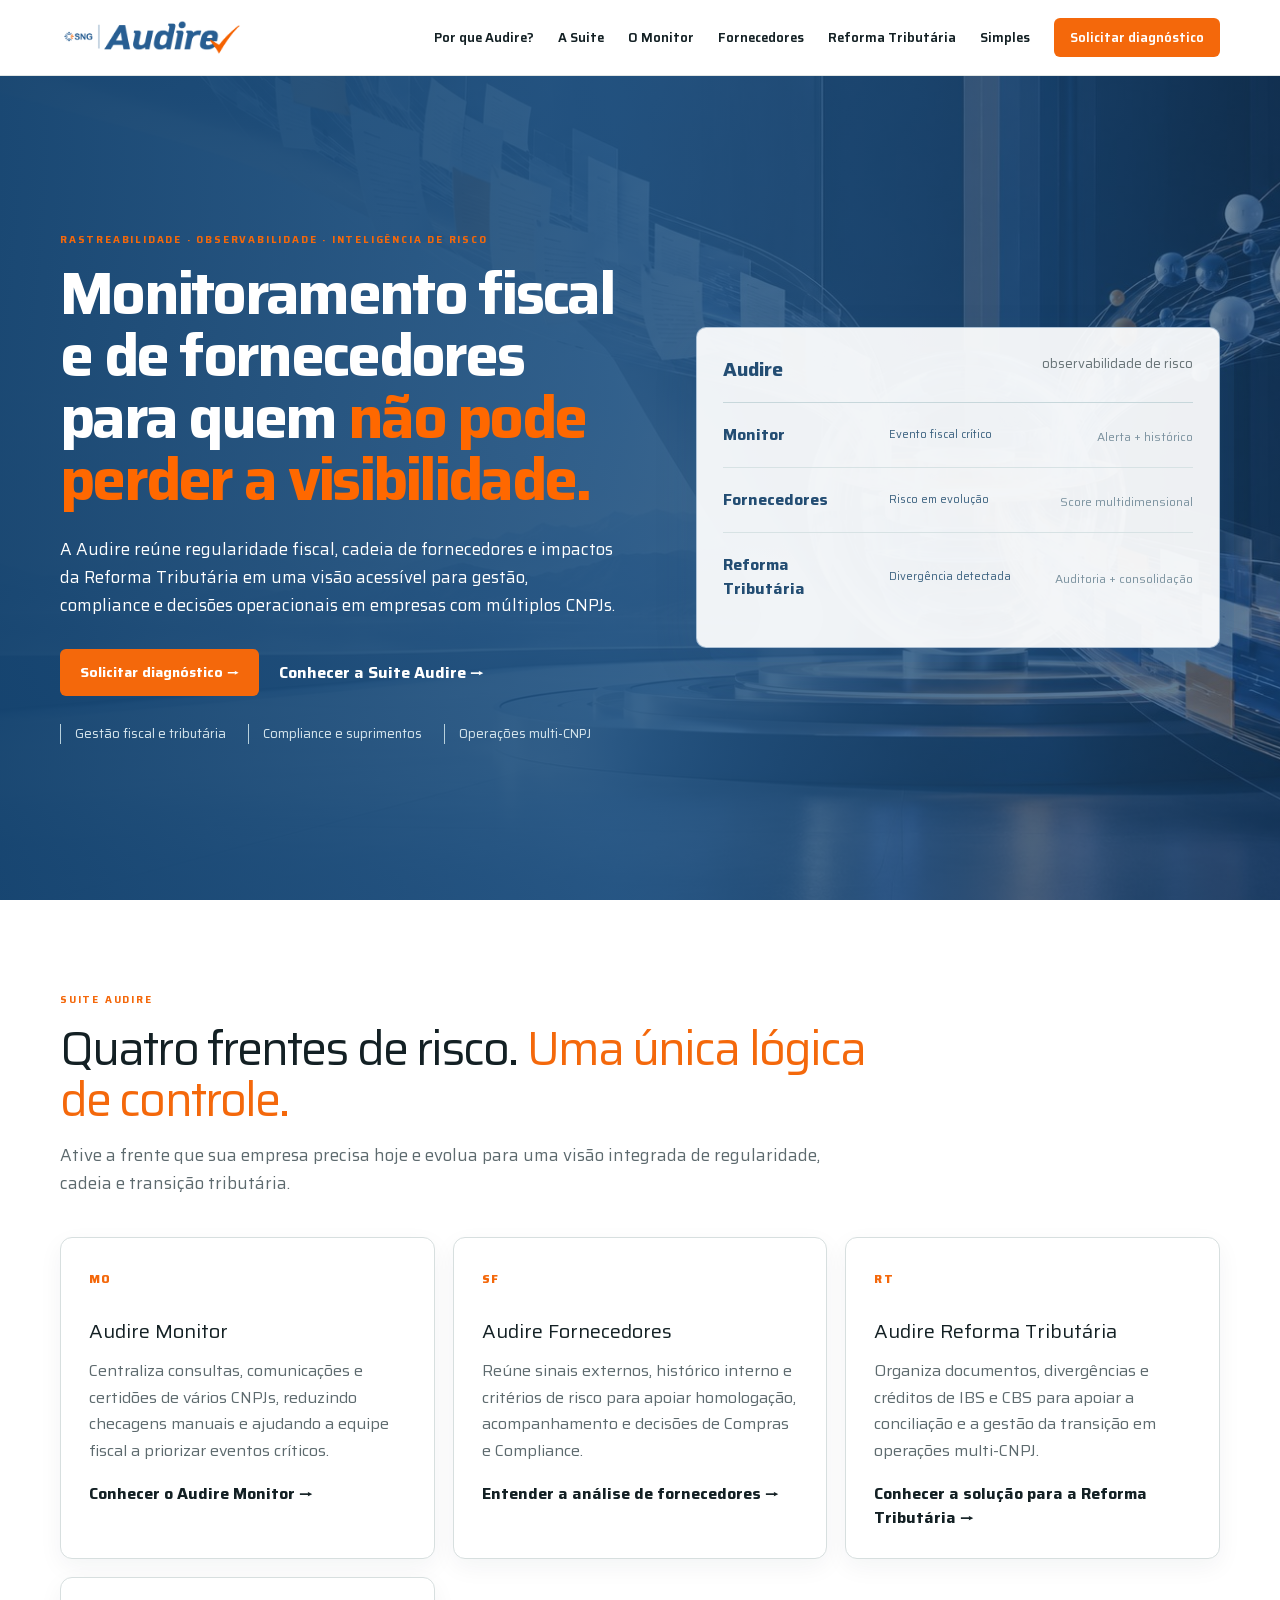
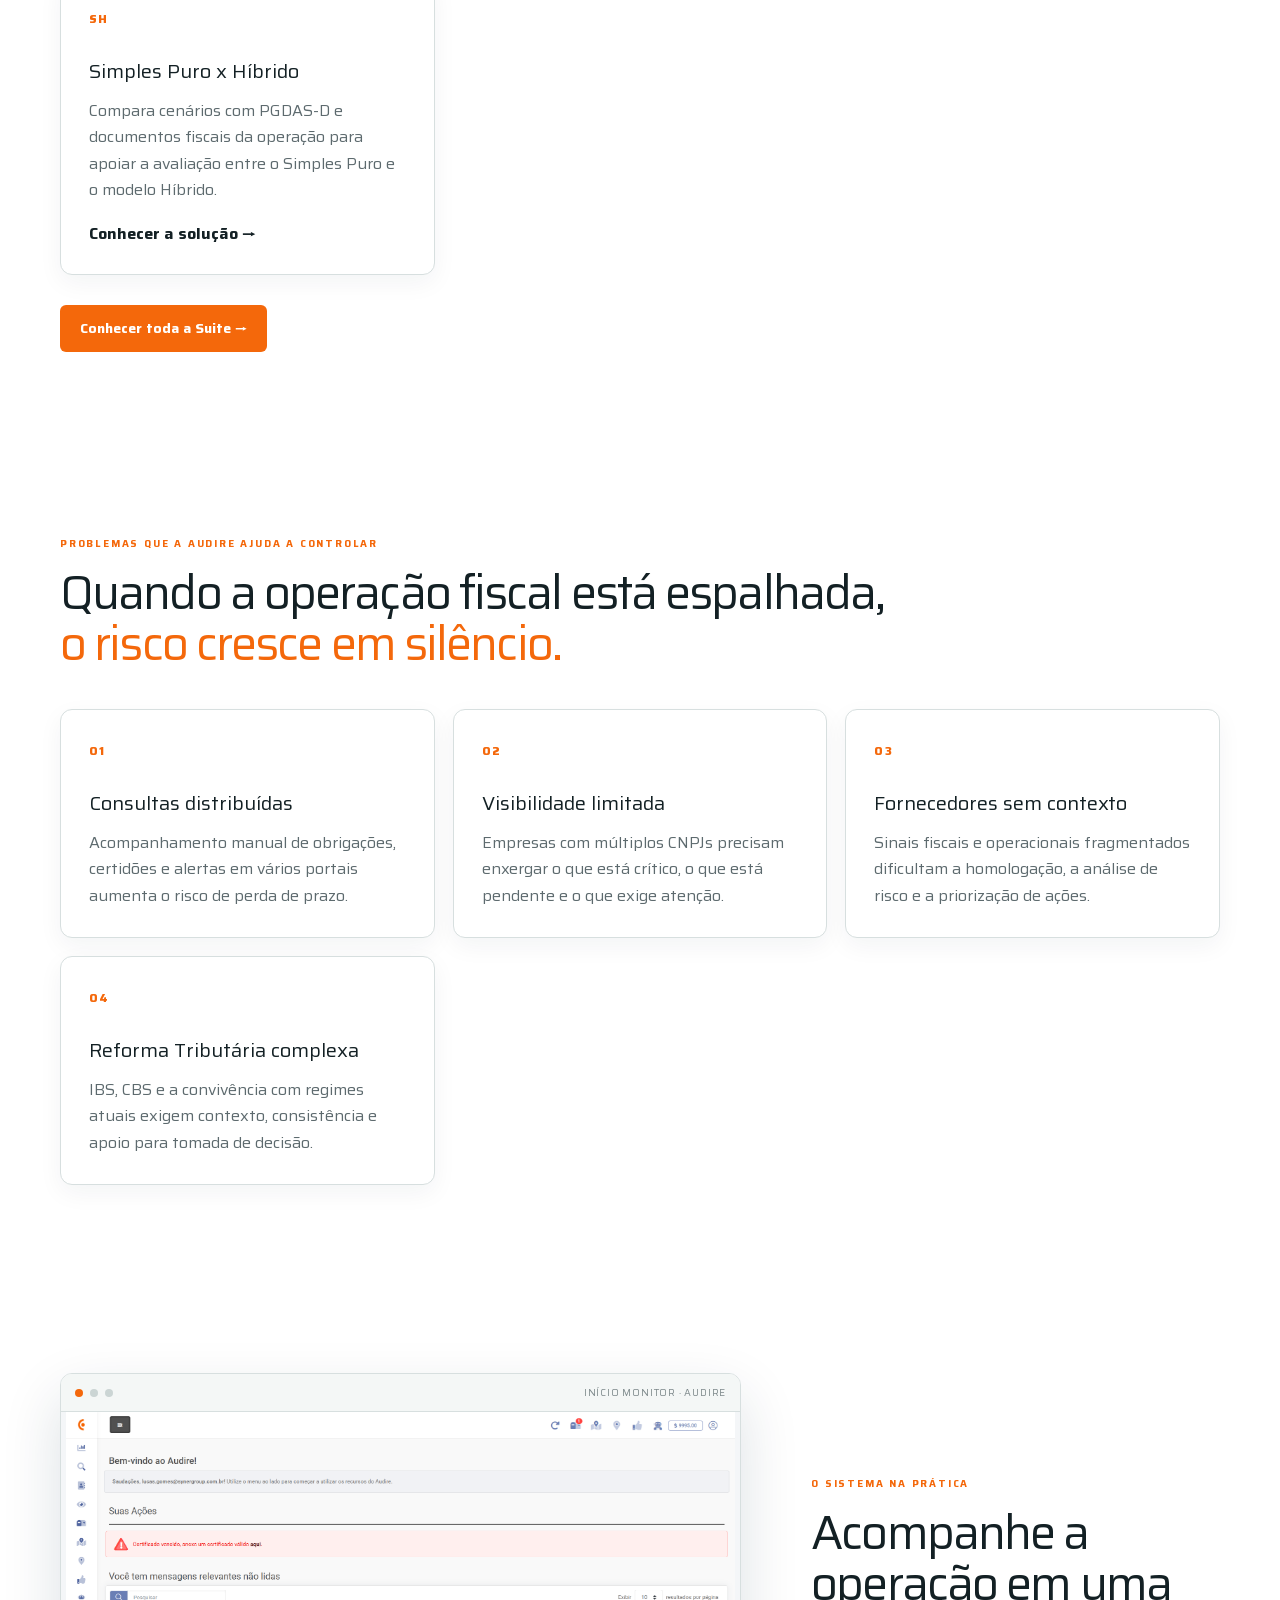
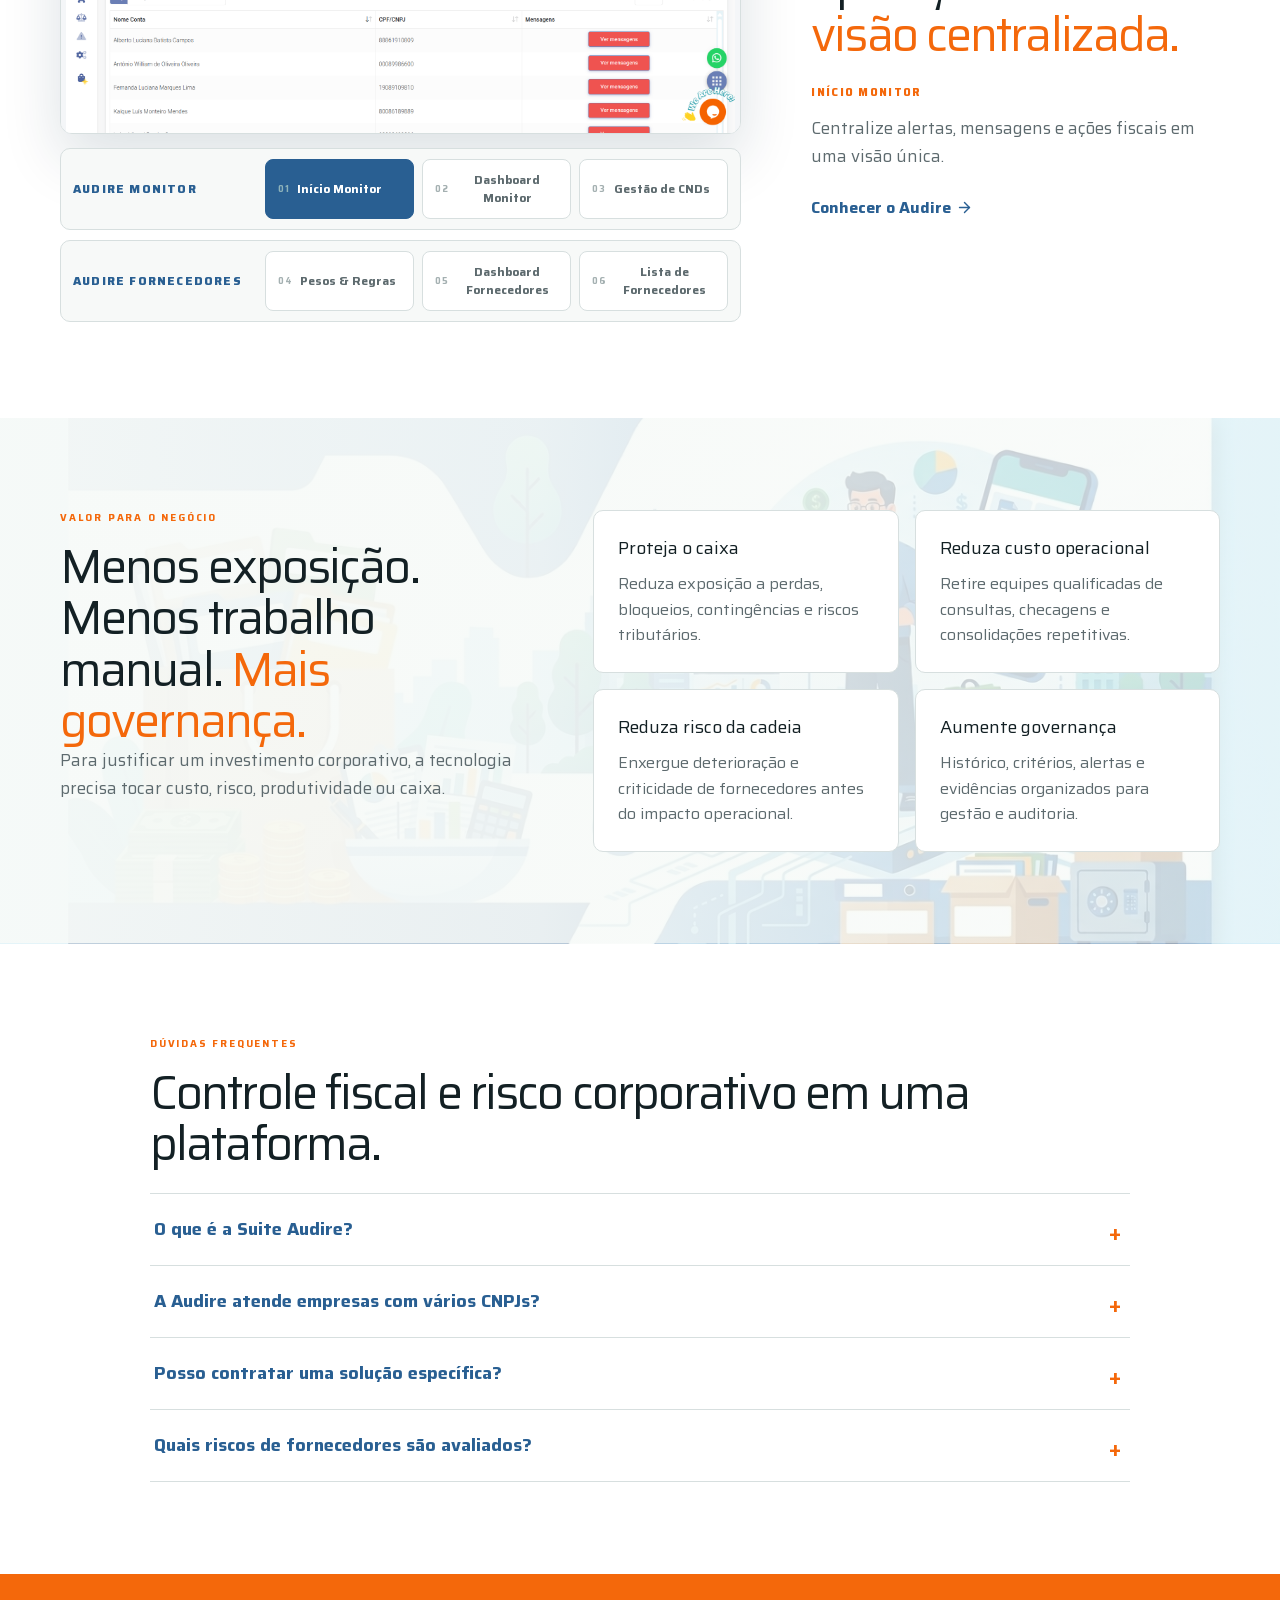
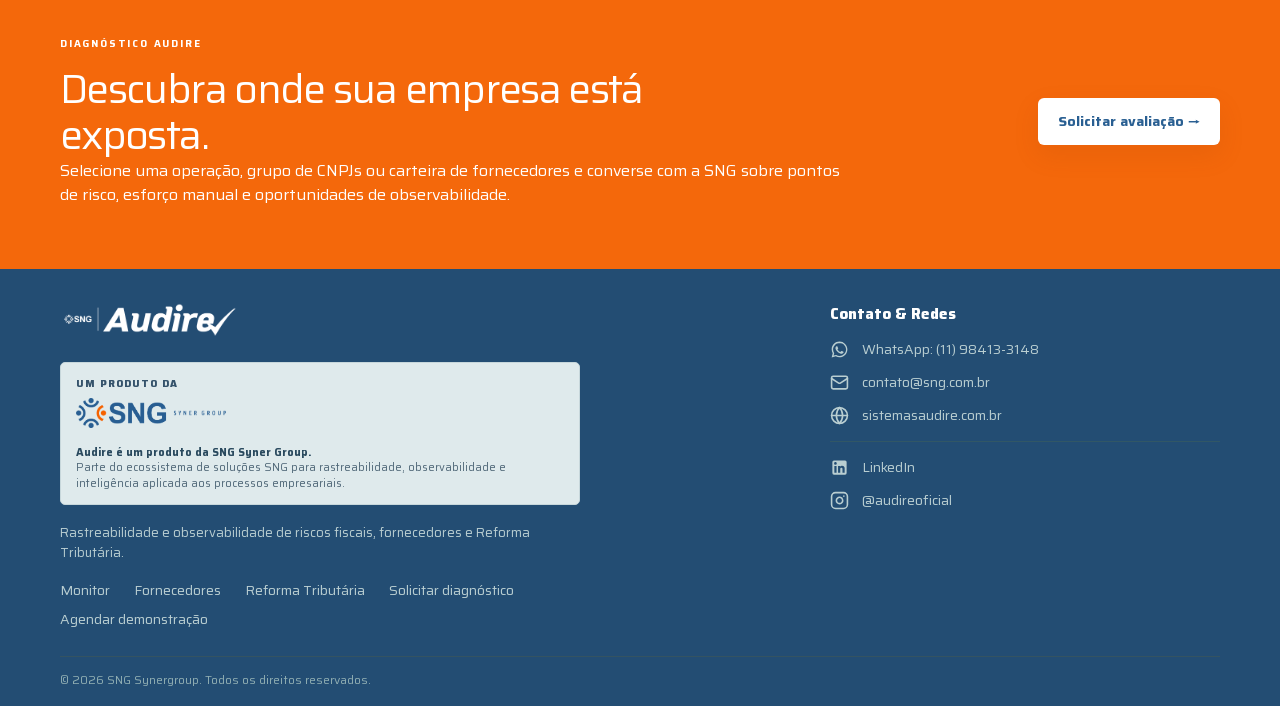
<file: index.html>
<!doctype html>
<html lang="pt-BR">
  <head>
    <meta charset="utf-8" />
    <meta name="viewport" content="width=device-width,initial-scale=1" />
    <title>
      Suite Audire | Monitor Fiscal, Fornecedores e Reforma Tributária
    </title>
    <meta
      name="description"
      content="Monitore riscos fiscais, múltiplos CNPJs, fornecedores e impactos da Reforma Tributária com histórico, alertas e inteligência para decisão."
    />
    <meta name="robots" content="index,follow,max-image-preview:large" />
    <link rel="canonical" href="https://www.sistemasaudire.com.br/" />
    <meta property="og:locale" content="pt_BR" />
    <meta property="og:type" content="website" />
    <meta property="og:site_name" content="Audire" />
    <meta
      property="og:title"
      content="Suite Audire | Observabilidade de riscos fiscais e fornecedores"
    />
    <meta
      property="og:description"
      content="Monitor fiscal, score de fornecedores, auditoria da Reforma Tributária e análise do Simples em uma única plataforma."
    />
    <meta property="og:url" content="https://www.sistemasaudire.com.br/" />
    <meta
      property="og:image"
      content="https://www.sistemasaudire.com.br/images/audire-hero-conceito.jpg"
    />
    <meta property="og:image:width" content="1910" />
    <meta property="og:image:height" content="810" />
    <meta
      property="og:image:alt"
      content="Fluxos fiscais, fornecedores e dados convergindo para observabilidade corporativa"
    />
    <meta name="twitter:card" content="summary_large_image" />
    <meta
      name="twitter:title"
      content="Suite Audire | Observabilidade de riscos fiscais"
    />
    <meta
      name="twitter:description"
      content="Monitor fiscal, fornecedores, Reforma Tributária e Simples em uma única plataforma."
    />
    <meta
      name="twitter:image"
      content="https://www.sistemasaudire.com.br/images/audire-hero-conceito.jpg"
    />
    <meta name="theme-color" content="#295f92" />
    <link rel="icon" href="./favicon.ico" />
    <link rel="preconnect" href="https://fonts.googleapis.com" />
    <link rel="preconnect" href="https://fonts.gstatic.com" crossorigin />
    <link
      href="https://fonts.googleapis.com/css2?family=Saira:wght@100..900&display=swap"
      rel="stylesheet"
    />
    <link rel="stylesheet" href="./css/styles.css" />
    <link rel="stylesheet" href="./css/audire.css" />
    <script type="application/ld+json">
      {
        "@context": "https://schema.org",
        "@graph": [
          {
            "@type": "Organization",
            "@id": "https://www.sistemasaudire.com.br/#organization",
            "name": "Audire",
            "url": "https://www.sistemasaudire.com.br/",
            "logo": {
              "@type": "ImageObject",
              "url": "https://www.sistemasaudire.com.br/images/logo-audire.png"
            },
            "parentOrganization": {
              "@type": "Organization",
              "name": "SNG Synergroup"
            },
            "contactPoint": {
              "@type": "ContactPoint",
              "contactType": "sales",
              "email": "contato@sng.com.br",
              "telephone": "+55-11-98413-3148",
              "availableLanguage": "pt-BR"
            },
            "sameAs": [
              "https://www.linkedin.com/company/audirecont/",
              "https://www.instagram.com/audireoficial/"
            ]
          },
          {
            "@type": "WebSite",
            "@id": "https://www.sistemasaudire.com.br/#website",
            "url": "https://www.sistemasaudire.com.br/",
            "name": "Audire",
            "publisher": {
              "@id": "https://www.sistemasaudire.com.br/#organization"
            },
            "inLanguage": "pt-BR"
          }
        ]
      }
    </script>
  </head>
  <body class="">
    <header class="site-header">
      <div class="container nav-wrap">
        <a class="brand" href="./index.html" aria-label="Audire início"
          ><img
            src="./images/logo-audire.png"
            alt="SNG Audire"
            width="2048"
            height="341"
        /></a>
        <button class="menu-button" aria-label="Abrir menu">
          <svg
            viewBox="0 0 24 24"
            width="24"
            height="24"
            fill="none"
            stroke="currentColor"
            stroke-width="2"
          >
            <path d="M4 5h16M4 12h16M4 19h16" />
          </svg>
        </button>
        <nav class="main-nav" aria-label="Navegação principal">
          <a href="./por-que-audire.html">Por que Audire?</a
          ><a href="./suite.html">A Suite</a
          ><a href="./monitor.html">O Monitor</a
          ><a href="./fornecedores.html">Fornecedores</a
          ><a class="nav-login" href="./reforma-tributaria.html"
            >Reforma Tributária</a
          ><a href="./simples.html">Simples</a
          ><a class="button button-small" href="./contato.html"
            >Solicitar diagnóstico</a
          >
        </nav>
      </div>
    </header>
    <main>
      <section class="hero" id="inicio">
        <div class="container hero-grid">
          <div class="hero-copy">
            <div class="eyebrow">
              Rastreabilidade · Observabilidade · Inteligência de risco
            </div>
            <h1>
              Monitoramento fiscal e de fornecedores para quem <span>não pode perder a visibilidade.</span>
            </h1>
            <p class="lead">
              A Audire reúne regularidade fiscal, cadeia de fornecedores e
              impactos da Reforma Tributária em uma visão acessível para
              gestão, compliance e decisões operacionais em empresas com
              múltiplos CNPJs.
            </p>
            <div class="hero-cta">
              <a class="button" href="./contato.html"
                >Solicitar diagnóstico →</a
              ><a class="text-link" href="./suite.html"
                >Conhecer a Suite Audire →</a
              >
            </div>
            <div class="hero-tags">
              <span>Gestão fiscal e tributária</span
              ><span>Compliance e suprimentos</span
              ><span>Operações multi-CNPJ</span>
            </div>
          </div>
          <div class="hero-panel">
            <div class="hero-panel-head">
              <strong>Audire</strong><span>observabilidade de risco</span>
            </div>
            <div class="flow-step active">
              <b>Monitor</b><span>Evento fiscal crítico</span
              ><small>Alerta + histórico</small>
            </div>
            <div class="flow-step">
              <b>Fornecedores</b><span>Risco em evolução</span
              ><small>Score multidimensional</small>
            </div>
            <div class="flow-step">
              <b>Reforma Tributária</b><span>Divergência detectada</span
              ><small>Auditoria + consolidação</small>
            </div>
          </div>
        </div>
      </section>
      <section class="section">
        <div class="container">
          <div class="section-heading">
            <div class="eyebrow">Suite Audire</div>
            <h2>
              Quatro frentes de risco.
              <span>Uma única lógica de controle.</span>
            </h2>
            <p class="lead">
              Ative a frente que sua empresa precisa hoje e evolua para uma
              visão integrada de regularidade, cadeia e transição tributária.
            </p>
          </div>
          <div class="pain-grid">
            <article class="pain-card">
              <span>MO</span>
              <h3>Audire Monitor</h3>
              <p>
                Centraliza consultas, comunicações e certidões de vários CNPJs,
                reduzindo checagens manuais e ajudando a equipe fiscal a
                priorizar eventos críticos.
              </p>
              <a class="text-link" href="./monitor.html"
                >Conhecer o Audire Monitor →</a
              >
            </article>
            <article class="pain-card">
              <span>SF</span>
              <h3>Audire Fornecedores</h3>
              <p>
                Reúne sinais externos, histórico interno e critérios de risco
                para apoiar homologação, acompanhamento e decisões de Compras e
                Compliance.
              </p>
              <a class="text-link" href="./fornecedores.html"
                >Entender a análise de fornecedores →</a
              >
            </article>
            <article class="pain-card">
              <span>RT</span>
              <h3>Audire Reforma Tributária</h3>
              <p>
                Organiza documentos, divergências e créditos de IBS e CBS para
                apoiar a conciliação e a gestão da transição em operações
                multi-CNPJ.
              </p>
              <a class="text-link" href="./reforma-tributaria.html"
                >Conhecer a solução para a Reforma Tributária →</a
              >
            </article>
            <article class="pain-card">
              <span>SH</span>
              <h3>Simples Puro x Híbrido</h3>
              <p>
                Compara cenários com PGDAS-D e documentos fiscais da operação
                para apoiar a avaliação entre o Simples Puro e o modelo
                Híbrido.
              </p>
              <a class="text-link" href="./simples.html"
                >Conhecer a solução →</a
              >
            </article>
          </div>
          <div class="hero-cta">
            <a class="button" href="./suite.html">Conhecer toda a Suite →</a>
          </div>
        </div>
      </section>
      <section class="section">
        <div class="container">
          <div class="section-heading">
            <div class="eyebrow">Problemas que a Audire ajuda a controlar</div>
            <h2>
              Quando a operação fiscal está espalhada,
              <span>o risco cresce em silêncio.</span>
            </h2>
          </div>
          <div class="pain-grid">
            <article class="pain-card">
              <span>01</span>
              <h3>Consultas distribuídas</h3>
              <p>
                Acompanhamento manual de obrigações, certidões e alertas em
                vários portais aumenta o risco de perda de prazo.
              </p>
            </article>
            <article class="pain-card">
              <span>02</span>
              <h3>Visibilidade limitada</h3>
              <p>
                Empresas com múltiplos CNPJs precisam enxergar o que está
                crítico, o que está pendente e o que exige atenção.
              </p>
            </article>
            <article class="pain-card">
              <span>03</span>
              <h3>Fornecedores sem contexto</h3>
              <p>
                Sinais fiscais e operacionais fragmentados dificultam a
                homologação, a análise de risco e a priorização de ações.
              </p>
            </article>
            <article class="pain-card">
              <span>04</span>
              <h3>Reforma Tributária complexa</h3>
              <p>
                IBS, CBS e a convivência com regimes atuais exigem contexto,
                consistência e apoio para tomada de decisão.
              </p>
            </article>
          </div>
        </div>
      </section>
      <section
        class="product-preview-section"
        id="sistema"
        aria-labelledby="product-preview-title"
      >
        <div class="container product-preview">
          <div class="product-gallery">
            <div
              class="product-screen"
              id="product-screen-panel"
              role="tabpanel"
              aria-labelledby="product-tab-0"
              aria-busy="true"
            >
              <div class="product-screen-bar" aria-hidden="true">
                <span></span><span></span><span></span
                ><small
                  >Início Monitor<!-- -->
                  · Audire</small
                >
              </div>
              <div class="product-screen-stage">
                <img
                  src="./images/sistema-inicio-monitor.png"
                  alt="Tela inicial do Audire Monitor"
                  width="1901"
                  height="912"
                  class="active"
                  aria-hidden="false"
                  loading="lazy"
                  fetchpriority="auto"
                  decoding="async"
                /><img
                  src="./images/sistema-dashboard-monitor.png"
                  alt=""
                  width="1901"
                  height="912"
                  class=""
                  aria-hidden="true"
                  loading="lazy"
                  fetchpriority="auto"
                  decoding="async"
                /><img
                  src="./images/sistema-cnds.png"
                  alt=""
                  width="1919"
                  height="921"
                  class=""
                  aria-hidden="true"
                  loading="lazy"
                  fetchpriority="auto"
                  decoding="async"
                /><img
                  src="./images/sistema-pesos-regras.png"
                  alt=""
                  width="1897"
                  height="897"
                  class=""
                  aria-hidden="true"
                  loading="lazy"
                  fetchpriority="auto"
                  decoding="async"
                /><img
                  src="./images/sistema-dashboard-fornecedores.png"
                  alt=""
                  width="1896"
                  height="918"
                  class=""
                  aria-hidden="true"
                  loading="lazy"
                  fetchpriority="auto"
                  decoding="async"
                /><img
                  src="./images/sistema-lista-fornecedores.png"
                  alt=""
                  width="1919"
                  height="921"
                  class=""
                  aria-hidden="true"
                  loading="lazy"
                  fetchpriority="auto"
                  decoding="async"
                />
              </div>
            </div>
            <div
              class="product-screen-tabs"
              role="tablist"
              aria-label="Telas do sistema Audire"
            >
              <div class="screen-tab-group">
                <p class="screen-tab-group-title">Audire Monitor</p>
                <div class="screen-tab-grid">
                  <button
                    type="button"
                    role="tab"
                    id="product-tab-0"
                    aria-controls="product-screen-panel"
                    aria-selected="true"
                    class="active"
                    disabled=""
                    data-description="Centralize alertas, mensagens e ações fiscais em uma visão única."
                  >
                    <span>01</span>Início Monitor
                  </button>
                  <button
                    type="button"
                    role="tab"
                    id="product-tab-1"
                    aria-controls="product-screen-panel"
                    aria-selected="false"
                    class=""
                    disabled=""
                    data-description="Acompanhe indicadores fiscais e situações que precisam de atenção."
                  >
                    <span>02</span>Dashboard Monitor
                  </button>
                  <button
                    type="button"
                    role="tab"
                    id="product-tab-2"
                    aria-controls="product-screen-panel"
                    aria-selected="false"
                    class=""
                    disabled=""
                    data-description="Monitore certidões e pendências fiscais em todas as esferas."
                  >
                    <span>03</span>Gestão de CNDs
                  </button>
                </div>
              </div>
              <div class="screen-tab-group">
                <p class="screen-tab-group-title">Audire Fornecedores</p>
                <div class="screen-tab-grid">
                  <button
                    type="button"
                    role="tab"
                    id="product-tab-3"
                    aria-controls="product-screen-panel"
                    aria-selected="false"
                    class=""
                    disabled=""
                    data-description="Configure pesos, critérios e regras para a classificação dos fornecedores."
                  >
                    <span>04</span>Pesos &amp; Regras
                  </button>
                  <button
                    type="button"
                    role="tab"
                    id="product-tab-4"
                    aria-controls="product-screen-panel"
                    aria-selected="false"
                    class=""
                    disabled=""
                    data-description="Visualize a evolução do risco e os alertas críticos da cadeia."
                  >
                    <span>05</span>Dashboard Fornecedores
                  </button>
                  <button
                    type="button"
                    role="tab"
                    id="product-tab-5"
                    aria-controls="product-screen-panel"
                    aria-selected="false"
                    class=""
                    disabled=""
                    data-description="Consulte o score e a condição de cada fornecedor monitorado."
                  >
                    <span>06</span>Lista de Fornecedores
                  </button>
                </div>
              </div>
            </div>
          </div>
          <div class="product-preview-copy">
            <div class="eyebrow">O sistema na prática</div>
            <h2 id="product-preview-title">
              Acompanhe a operação em uma <span>visão centralizada.</span>
            </h2>
            <p class="product-screen-label">Início Monitor</p>
            <p class="lead">
              Centralize alertas, mensagens e ações fiscais em uma visão única.
            </p>
            <a class="text-link" href="./contato.html"
              >Conhecer o Audire
              <svg
                xmlns="http://www.w3.org/2000/svg"
                width="24"
                height="24"
                viewBox="0 0 24 24"
                fill="none"
                stroke="currentColor"
                stroke-width="2"
                stroke-linecap="round"
                stroke-linejoin="round"
                class="lucide lucide-arrow-right"
                aria-hidden="true"
              >
                <path d="M5 12h14"></path>
                <path d="m12 5 7 7-7 7"></path></svg
            ></a>
          </div>
        </div>
      </section>
      <section class="section rule-zone">
        <div class="container rule-grid">
          <div>
            <div class="eyebrow">Valor para o negócio</div>
            <h2>
              Menos exposição. Menos trabalho manual.
              <span>Mais governança.</span>
            </h2>
            <p class="lead">
              Para justificar um investimento corporativo, a tecnologia precisa
              tocar custo, risco, produtividade ou caixa.
            </p>
          </div>
          <div class="benefit-grid">
            <article>
              <h3>Proteja o caixa</h3>
              <p>
                Reduza exposição a perdas, bloqueios, contingências e riscos
                tributários.
              </p>
            </article>
            <article>
              <h3>Reduza custo operacional</h3>
              <p>
                Retire equipes qualificadas de consultas, checagens e
                consolidações repetitivas.
              </p>
            </article>
            <article>
              <h3>Reduza risco da cadeia</h3>
              <p>
                Enxergue deterioração e criticidade de fornecedores antes do
                impacto operacional.
              </p>
            </article>
            <article>
              <h3>Aumente governança</h3>
              <p>
                Histórico, critérios, alertas e evidências organizados para
                gestão e auditoria.
              </p>
            </article>
          </div>
        </div>
      </section>
      <section class="section">
        <div class="container faq-wrap">
          <div class="section-heading">
            <div class="eyebrow">Dúvidas frequentes</div>
            <h2>Controle fiscal e risco corporativo em uma plataforma.</h2>
          </div>
          <details>
            <summary>O que é a Suite Audire?</summary>
            <p>
              Uma plataforma web que reúne monitoramento fiscal, análise
              contínua de fornecedores, auditoria da Reforma Tributária e
              simulação para empresas do Simples Nacional.
            </p>
          </details>
          <details>
            <summary>A Audire atende empresas com vários CNPJs?</summary>
            <p>
              Sim. As soluções foram apresentadas para grupos empresariais,
              indústrias, consultorias e contabilidades que precisam consolidar
              múltiplas unidades.
            </p>
          </details>
          <details>
            <summary>Posso contratar uma solução específica?</summary>
            <p>
              Sim. A empresa pode iniciar pela frente mais aderente ao risco
              atual e avaliar a evolução para uma visão integrada.
            </p>
          </details>
          <details>
            <summary>Quais riscos de fornecedores são avaliados?</summary>
            <p>
              Os materiais apresentam dimensões fiscal, jurídica, operacional,
              financeira, crédito e ESG. O escopo aplicável deve ser confirmado
              no diagnóstico.
            </p>
          </details>
        </div>
      </section>
      <section class="cta-section">
        <div class="container cta-grid">
          <div>
            <div class="eyebrow">Diagnóstico Audire</div>
            <h2>Descubra onde sua empresa está exposta.</h2>
            <p>
              Selecione uma operação, grupo de CNPJs ou carteira de fornecedores
              e converse com a SNG sobre pontos de risco, esforço manual e
              oportunidades de observabilidade.
            </p>
          </div>
          <a class="button" href="./contato.html">Solicitar avaliação →</a>
        </div>
      </section>
    </main>
    <footer class="site-footer" id="contato-footer">
      <div class="container footer-grid">
        <div class="footer-brand">
          <a class="footer-logo" aria-label="Audire início" href="./index.html"
            ><img
              src="./images/logo-audire.png"
              alt="SNG Audire"
              width="2048"
              height="341"
          /></a>
          <div class="syner-signature">
            <div class="syner-label">Um produto da</div>
            <a
              class="syner-logo-box"
              href="https://sng.com.br/site/index.php"
              target="_blank"
              rel="noopener"
              aria-label="Conheça a SNG Syner Group"
              ><img
                class="footer-sng-logo"
                src="./images/logo-sng-synergroup.png"
                alt="SNG Syner Group"
                width="1772"
                height="355"
            /></a>
            <p class="syner-copy">
              <strong>Audire é um produto da SNG Syner Group.</strong
              ><br />Parte do ecossistema de soluções SNG para rastreabilidade,
              observabilidade e inteligência aplicada aos processos
              empresariais.
            </p>
          </div>
          <p>
            Rastreabilidade e observabilidade de riscos fiscais, fornecedores e
            Reforma Tributária.
          </p>
          <div class="footer-links">
            <a href="./monitor.html">Monitor</a
            ><a href="./fornecedores.html">Fornecedores</a
            ><a href="./reforma-tributaria.html">Reforma Tributária</a
            ><a href="./contato.html">Solicitar diagnóstico</a
            ><a
              href="https://lp.audirecont.com.br/"
              target="_blank"
              rel="noopener"
              >Agendar demonstração</a
            >
          </div>
        </div>
        <div class="footer-contact">
          <div class="foot-group-title">Contato &amp; Redes</div>
          <div class="foot-contact-box">
            <a href="https://wa.me/5511984133148" target="_blank" rel="noopener"
              ><svg viewBox="0 0 24 24" aria-hidden="true">
                <path
                  d="M12.04 2c-5.46 0-9.91 4.45-9.91 9.91 0 1.75.46 3.45 1.32 4.95L2.05 22l5.25-1.38c1.45.79 3.08 1.21 4.74 1.21 5.46 0 9.91-4.45 9.91-9.91 0-2.65-1.03-5.14-2.9-7.01A9.816 9.816 0 0 0 12.04 2zm.01 1.67c4.55 0 8.24 3.69 8.24 8.24 0 2.2-.86 4.27-2.42 5.82a8.206 8.206 0 0 1-5.82 2.42c-1.45 0-2.88-.38-4.14-1.11l-.3-.17-3.08.81.82-2.99-.19-.31c-.8-1.28-1.23-2.77-1.23-4.3 0-4.55 3.69-8.24 8.24-8.24zm4.52 10.97c-.25-.12-1.47-.72-1.69-.81-.23-.08-.39-.12-.56.12-.17.25-.66.81-.81.98-.15.17-.31.19-.56.06-.25-.12-1.05-.39-2.01-1.24-.74-.66-1.25-1.48-1.39-1.73-.15-.25-.02-.38.11-.5.11-.11.25-.29.38-.44.12-.15.17-.25.25-.42.08-.17.04-.31-.02-.44-.06-.12-.56-1.35-.77-1.85-.2-.48-.41-.42-.56-.43h-.48c-.17 0-.44.06-.67.31-.23.25-.88.86-.88 2.1 0 1.24.9 2.44 1.03 2.61.12.17 1.77 2.7 4.29 3.79.6.26 1.07.41 1.43.53.6.19 1.15.16 1.58.1.48-.07 1.47-.6 1.68-1.18.21-.58.21-1.07.15-1.18-.07-.11-.23-.17-.48-.29z"
                ></path></svg
              ><span>WhatsApp: (11) 98413-3148</span></a
            >
            <a href="mailto:contato@sng.com.br"
              ><svg
                viewBox="0 0 24 24"
                aria-hidden="true"
                fill="none"
                stroke="currentColor"
                stroke-width="2"
              >
                <rect x="2" y="4" width="20" height="16" rx="2"></rect>
                <path d="m22 7-8.97 5.7a1.94 1.94 0 0 1-2.06 0L2 7"></path></svg
              ><span>contato@sng.com.br</span></a
            >
            <a
              href="https://www.sistemasaudire.com.br/"
              target="_blank"
              rel="noopener"
              ><svg
                viewBox="0 0 24 24"
                aria-hidden="true"
                fill="none"
                stroke="currentColor"
                stroke-width="2"
              >
                <circle cx="12" cy="12" r="10"></circle>
                <path
                  d="M2 12h20M12 2a15.3 15.3 0 0 1 4 10 15.3 15.3 0 0 1-4 10 15.3 15.3 0 0 1-4-10 15.3 15.3 0 0 1 4-10z"
                ></path></svg
              ><span>sistemasaudire.com.br</span></a
            >
            <hr />
            <a
              href="https://www.linkedin.com/company/audirecont/home/"
              target="_blank"
              rel="noopener"
              ><svg viewBox="0 0 24 24" aria-hidden="true">
                <path
                  d="M19 3a2 2 0 0 1 2 2v14a2 2 0 0 1-2 2H5a2 2 0 0 1-2-2V5a2 2 0 0 1 2-2h14m-.5 15.5v-5.3a3.26 3.26 0 0 0-3.26-3.26c-.85 0-1.84.52-2.28 1.3v-1.11h-2.79v8.37h2.79v-4.93c0-.77.62-1.4 1.39-1.4a1.4 1.4 0 0 1 1.4 1.4v4.93h2.75M6.88 8.56a1.68 1.68 0 0 0 1.68-1.68c0-.93-.75-1.69-1.68-1.69a1.69 1.69 0 0 0-1.69 1.69c0 .93.76 1.68 1.69 1.68m1.39 9.94v-8.37H5.5v8.37h2.77z"
                ></path></svg
              ><span>LinkedIn</span></a
            >
            <a
              href="https://www.instagram.com/audireoficial/"
              target="_blank"
              rel="noopener"
              ><svg
                viewBox="0 0 24 24"
                aria-hidden="true"
                fill="none"
                stroke="currentColor"
                stroke-width="2"
              >
                <rect x="2" y="2" width="20" height="20" rx="5"></rect>
                <path
                  d="M16 11.37A4 4 0 1 1 12.63 8 4 4 0 0 1 16 11.37z"
                ></path>
                <path d="M17.5 6.5h.01"></path></svg
              ><span>@audireoficial</span></a
            >
          </div>
        </div>
      </div>
      <div class="container footer-bottom">
        © 2026 SNG Synergroup. Todos os direitos reservados.
      </div>
    </footer>
    <script src="./js/site.js" defer></script>
  </body>
</html>
</file>
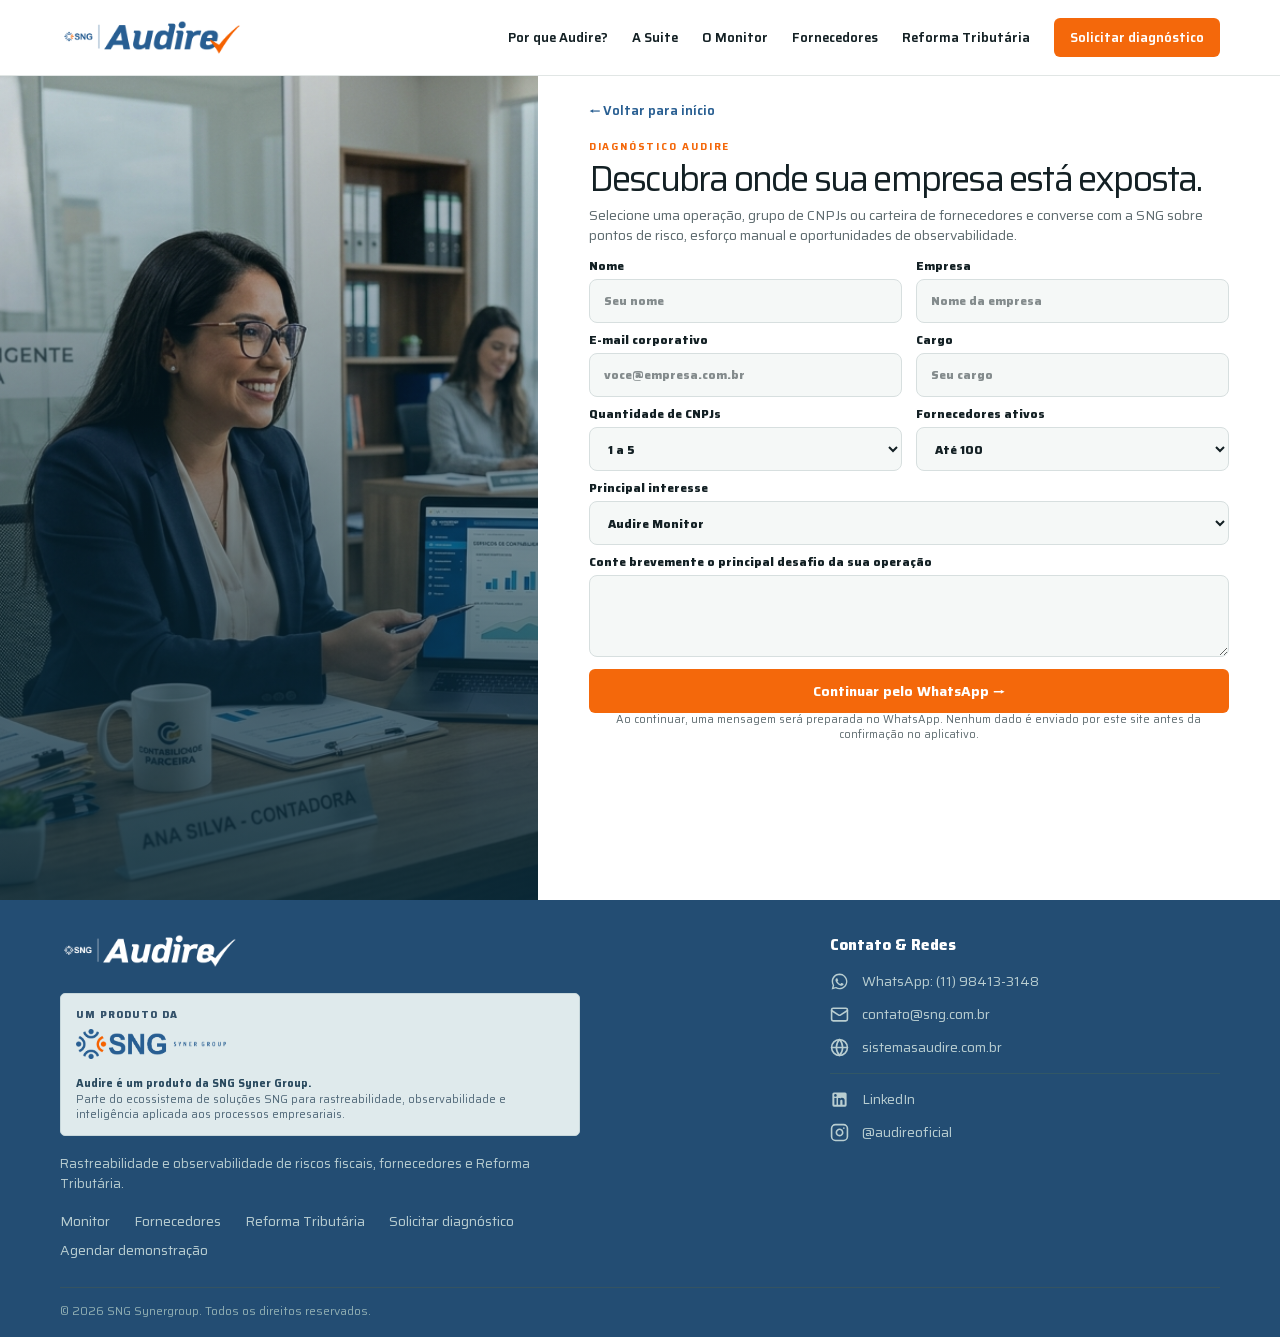
<file: contato.html>
<!doctype html>
<html lang="pt-BR">
  <head>
    <meta charset="utf-8" />
    <meta name="viewport" content="width=device-width,initial-scale=1" />
    <title>Diagnóstico Audire | Avaliação fiscal, fornecedores e RTC</title>
    <meta
      name="description"
      content="Solicite um diagnóstico da operação fiscal, grupo de CNPJs, carteira de fornecedores, Reforma Tributária ou Simples Puro x Híbrido."
    />
    <meta name="robots" content="index,follow,max-image-preview:large" />
    <link rel="canonical" href="https://www.sistemasaudire.com.br/contato" />
    <meta property="og:locale" content="pt_BR" />
    <meta property="og:type" content="website" />
    <meta property="og:site_name" content="Audire" />
    <meta
      property="og:title"
      content="Diagnóstico Audire | Descubra onde sua empresa está exposta"
    />
    <meta
      property="og:description"
      content="Converse com a SNG sobre riscos fiscais, fornecedores, Reforma Tributária e esforço manual da operação."
    />
    <meta
      property="og:url"
      content="https://www.sistemasaudire.com.br/contato"
    />
    <meta
      property="og:image"
      content="https://www.sistemasaudire.com.br/images/audire-formulario.jpeg"
    />
    <meta
      property="og:image:alt"
      content="Equipe corporativa durante diagnóstico da operação"
    />
    <meta name="twitter:card" content="summary_large_image" />
    <meta
      name="twitter:title"
      content="Diagnóstico Audire | Solicitar avaliação"
    />
    <meta
      name="twitter:description"
      content="Mapeie riscos fiscais, de fornecedores e da Reforma Tributária."
    />
    <meta
      name="twitter:image"
      content="https://www.sistemasaudire.com.br/images/audire-formulario.jpeg"
    />
    <meta name="theme-color" content="#295f92" />
    <link rel="icon" href="./favicon.ico" />
    <link rel="preconnect" href="https://fonts.googleapis.com" />
    <link rel="preconnect" href="https://fonts.gstatic.com" crossorigin />
    <link
      href="https://fonts.googleapis.com/css2?family=Saira:wght@100..900&display=swap"
      rel="stylesheet"
    />
    <link rel="stylesheet" href="./css/styles.css" />
    <link rel="stylesheet" href="./css/audire.css" />
  </head>
  <body class="contact-page">
    <header class="site-header">
      <div class="container nav-wrap">
        <a class="brand" href="./index.html" aria-label="Audire início"
          ><img
            src="./images/logo-audire.png"
            alt="SNG Audire"
            width="2048"
            height="341"
        /></a>
        <button class="menu-button" aria-label="Abrir menu">
          <svg
            viewBox="0 0 24 24"
            width="24"
            height="24"
            fill="none"
            stroke="currentColor"
            stroke-width="2"
          >
            <path d="M4 5h16M4 12h16M4 19h16" />
          </svg>
        </button>
        <nav class="main-nav" aria-label="Navegação principal">
          <a href="./por-que-audire.html">Por que Audire?</a
          ><a href="./suite.html">A Suite</a
          ><a href="./monitor.html">O Monitor</a
          ><a href="./fornecedores.html">Fornecedores</a
          ><a class="nav-login" href="./reforma-tributaria.html"
            >Reforma Tributária</a
          ><a class="button button-small" href="./contato.html"
            >Solicitar diagnóstico</a
          >
        </nav>
      </div>
    </header>
    <main>
      <section class="contact-split-page">
        <div
          class="contact-image-panel"
          role="img"
          aria-label="Equipe de contabilidade em atendimento"
        ></div>
        <div class="contact-form-panel">
          <div class="contact-form-content">
            <a class="back-link" href="./index.html">← Voltar para início</a>
            <div class="eyebrow">Diagnóstico Audire</div>
            <h1>Descubra onde sua empresa está exposta.</h1>
            <p class="contact-intro">
              Selecione uma operação, grupo de CNPJs ou carteira de fornecedores
              e converse com a SNG sobre pontos de risco, esforço manual e
              oportunidades de observabilidade.
            </p>
            <form class="contact-form contact-form-full" id="audire-form">
              <div class="contact-fields">
                <label
                  >Nome<input
                    id="nome"
                    name="nome"
                    required
                    placeholder="Seu nome" /></label
                ><label
                  >Empresa<input
                    id="empresa"
                    name="empresa"
                    required
                    placeholder="Nome da empresa" /></label
                ><label
                  >E-mail corporativo<input
                    id="email"
                    name="email"
                    type="email"
                    required
                    placeholder="voce@empresa.com.br" /></label
                ><label
                  >Cargo<input
                    id="cargo"
                    name="cargo"
                    placeholder="Seu cargo" /></label
                ><label
                  >Quantidade de CNPJs<select id="cnpjs" name="cnpjs">
                    <option>1 a 5</option>
                    <option>6 a 20</option>
                    <option>21 a 50</option>
                    <option>Mais de 50</option>
                  </select></label
                ><label
                  >Fornecedores ativos<select
                    id="fornecedores"
                    name="fornecedores"
                  >
                    <option>Até 100</option>
                    <option>101 a 500</option>
                    <option>501 a 2.000</option>
                    <option>Mais de 2.000</option>
                  </select></label
                ><label class="field-full"
                  >Principal interesse<select id="interesse" name="interesse">
                    <option>Audire Monitor</option>
                    <option>Audire Fornecedores</option>
                    <option>Reforma Tributária</option>
                    <option>Suite completa</option>
                  </select></label
                ><label class="field-full"
                  >Conte brevemente o principal desafio da sua operação<textarea
                    id="desafio"
                    name="desafio"
                    rows="4"
                  ></textarea>
                </label>
              </div>
              <button class="button" type="submit">
                Continuar pelo WhatsApp →
              </button>
              <p class="privacy">
                Ao continuar, uma mensagem será preparada no WhatsApp. Nenhum
                dado é enviado por este site antes da confirmação no aplicativo.
              </p>
              <p id="form-msg" class="form-success" aria-live="polite"></p>
            </form>
          </div>
        </div>
      </section>
    </main>
    <footer class="site-footer" id="contato-footer">
      <div class="container footer-grid">
        <div class="footer-brand">
          <a class="footer-logo" aria-label="Audire início" href="./index.html"
            ><img
              src="./images/logo-audire.png"
              alt="SNG Audire"
              width="2048"
              height="341"
          /></a>
          <div class="syner-signature">
            <div class="syner-label">Um produto da</div>
            <a
              class="syner-logo-box"
              href="https://sng.com.br/site/index.php"
              target="_blank"
              rel="noopener"
              aria-label="Conheça a SNG Syner Group"
              ><img
                class="footer-sng-logo"
                src="./images/logo-sng-synergroup.png"
                alt="SNG Syner Group"
                width="1772"
                height="355"
            /></a>
            <p class="syner-copy">
              <strong>Audire é um produto da SNG Syner Group.</strong
              ><br />Parte do ecossistema de soluções SNG para rastreabilidade,
              observabilidade e inteligência aplicada aos processos
              empresariais.
            </p>
          </div>
          <p>
            Rastreabilidade e observabilidade de riscos fiscais, fornecedores e
            Reforma Tributária.
          </p>
          <div class="footer-links">
            <a href="./monitor.html">Monitor</a
            ><a href="./fornecedores.html">Fornecedores</a
            ><a href="./reforma-tributaria.html">Reforma Tributária</a
            ><a href="./contato.html">Solicitar diagnóstico</a
            ><a
              href="https://lp.audirecont.com.br/"
              target="_blank"
              rel="noopener"
              >Agendar demonstração</a
            >
          </div>
        </div>
        <div class="footer-contact">
          <div class="foot-group-title">Contato &amp; Redes</div>
          <div class="foot-contact-box">
            <a href="https://wa.me/5511984133148" target="_blank" rel="noopener"
              ><svg viewBox="0 0 24 24" aria-hidden="true">
                <path
                  d="M12.04 2c-5.46 0-9.91 4.45-9.91 9.91 0 1.75.46 3.45 1.32 4.95L2.05 22l5.25-1.38c1.45.79 3.08 1.21 4.74 1.21 5.46 0 9.91-4.45 9.91-9.91 0-2.65-1.03-5.14-2.9-7.01A9.816 9.816 0 0 0 12.04 2zm.01 1.67c4.55 0 8.24 3.69 8.24 8.24 0 2.2-.86 4.27-2.42 5.82a8.206 8.206 0 0 1-5.82 2.42c-1.45 0-2.88-.38-4.14-1.11l-.3-.17-3.08.81.82-2.99-.19-.31c-.8-1.28-1.23-2.77-1.23-4.3 0-4.55 3.69-8.24 8.24-8.24zm4.52 10.97c-.25-.12-1.47-.72-1.69-.81-.23-.08-.39-.12-.56.12-.17.25-.66.81-.81.98-.15.17-.31.19-.56.06-.25-.12-1.05-.39-2.01-1.24-.74-.66-1.25-1.48-1.39-1.73-.15-.25-.02-.38.11-.5.11-.11.25-.29.38-.44.12-.15.17-.25.25-.42.08-.17.04-.31-.02-.44-.06-.12-.56-1.35-.77-1.85-.2-.48-.41-.42-.56-.43h-.48c-.17 0-.44.06-.67.31-.23.25-.88.86-.88 2.1 0 1.24.9 2.44 1.03 2.61.12.17 1.77 2.7 4.29 3.79.6.26 1.07.41 1.43.53.6.19 1.15.16 1.58.1.48-.07 1.47-.6 1.68-1.18.21-.58.21-1.07.15-1.18-.07-.11-.23-.17-.48-.29z"
                ></path></svg
              ><span>WhatsApp: (11) 98413-3148</span></a
            >
            <a href="mailto:contato@sng.com.br"
              ><svg
                viewBox="0 0 24 24"
                aria-hidden="true"
                fill="none"
                stroke="currentColor"
                stroke-width="2"
              >
                <rect x="2" y="4" width="20" height="16" rx="2"></rect>
                <path d="m22 7-8.97 5.7a1.94 1.94 0 0 1-2.06 0L2 7"></path></svg
              ><span>contato@sng.com.br</span></a
            >
            <a
              href="https://www.sistemasaudire.com.br/"
              target="_blank"
              rel="noopener"
              ><svg
                viewBox="0 0 24 24"
                aria-hidden="true"
                fill="none"
                stroke="currentColor"
                stroke-width="2"
              >
                <circle cx="12" cy="12" r="10"></circle>
                <path
                  d="M2 12h20M12 2a15.3 15.3 0 0 1 4 10 15.3 15.3 0 0 1-4 10 15.3 15.3 0 0 1-4-10 15.3 15.3 0 0 1 4-10z"
                ></path></svg
              ><span>sistemasaudire.com.br</span></a
            >
            <hr />
            <a
              href="https://www.linkedin.com/company/audirecont/home/"
              target="_blank"
              rel="noopener"
              ><svg viewBox="0 0 24 24" aria-hidden="true">
                <path
                  d="M19 3a2 2 0 0 1 2 2v14a2 2 0 0 1-2 2H5a2 2 0 0 1-2-2V5a2 2 0 0 1 2-2h14m-.5 15.5v-5.3a3.26 3.26 0 0 0-3.26-3.26c-.85 0-1.84.52-2.28 1.3v-1.11h-2.79v8.37h2.79v-4.93c0-.77.62-1.4 1.39-1.4a1.4 1.4 0 0 1 1.4 1.4v4.93h2.75M6.88 8.56a1.68 1.68 0 0 0 1.68-1.68c0-.93-.75-1.69-1.68-1.69a1.69 1.69 0 0 0-1.69 1.69c0 .93.76 1.68 1.69 1.68m1.39 9.94v-8.37H5.5v8.37h2.77z"
                ></path></svg
              ><span>LinkedIn</span></a
            >
            <a
              href="https://www.instagram.com/audireoficial/"
              target="_blank"
              rel="noopener"
              ><svg
                viewBox="0 0 24 24"
                aria-hidden="true"
                fill="none"
                stroke="currentColor"
                stroke-width="2"
              >
                <rect x="2" y="2" width="20" height="20" rx="5"></rect>
                <path
                  d="M16 11.37A4 4 0 1 1 12.63 8 4 4 0 0 1 16 11.37z"
                ></path>
                <path d="M17.5 6.5h.01"></path></svg
              ><span>@audireoficial</span></a
            >
          </div>
        </div>
      </div>
      <div class="container footer-bottom">
        © 2026 SNG Synergroup. Todos os direitos reservados.
      </div>
    </footer>
    <script src="./js/site.js" defer></script>
  </body>
</html>
</file>
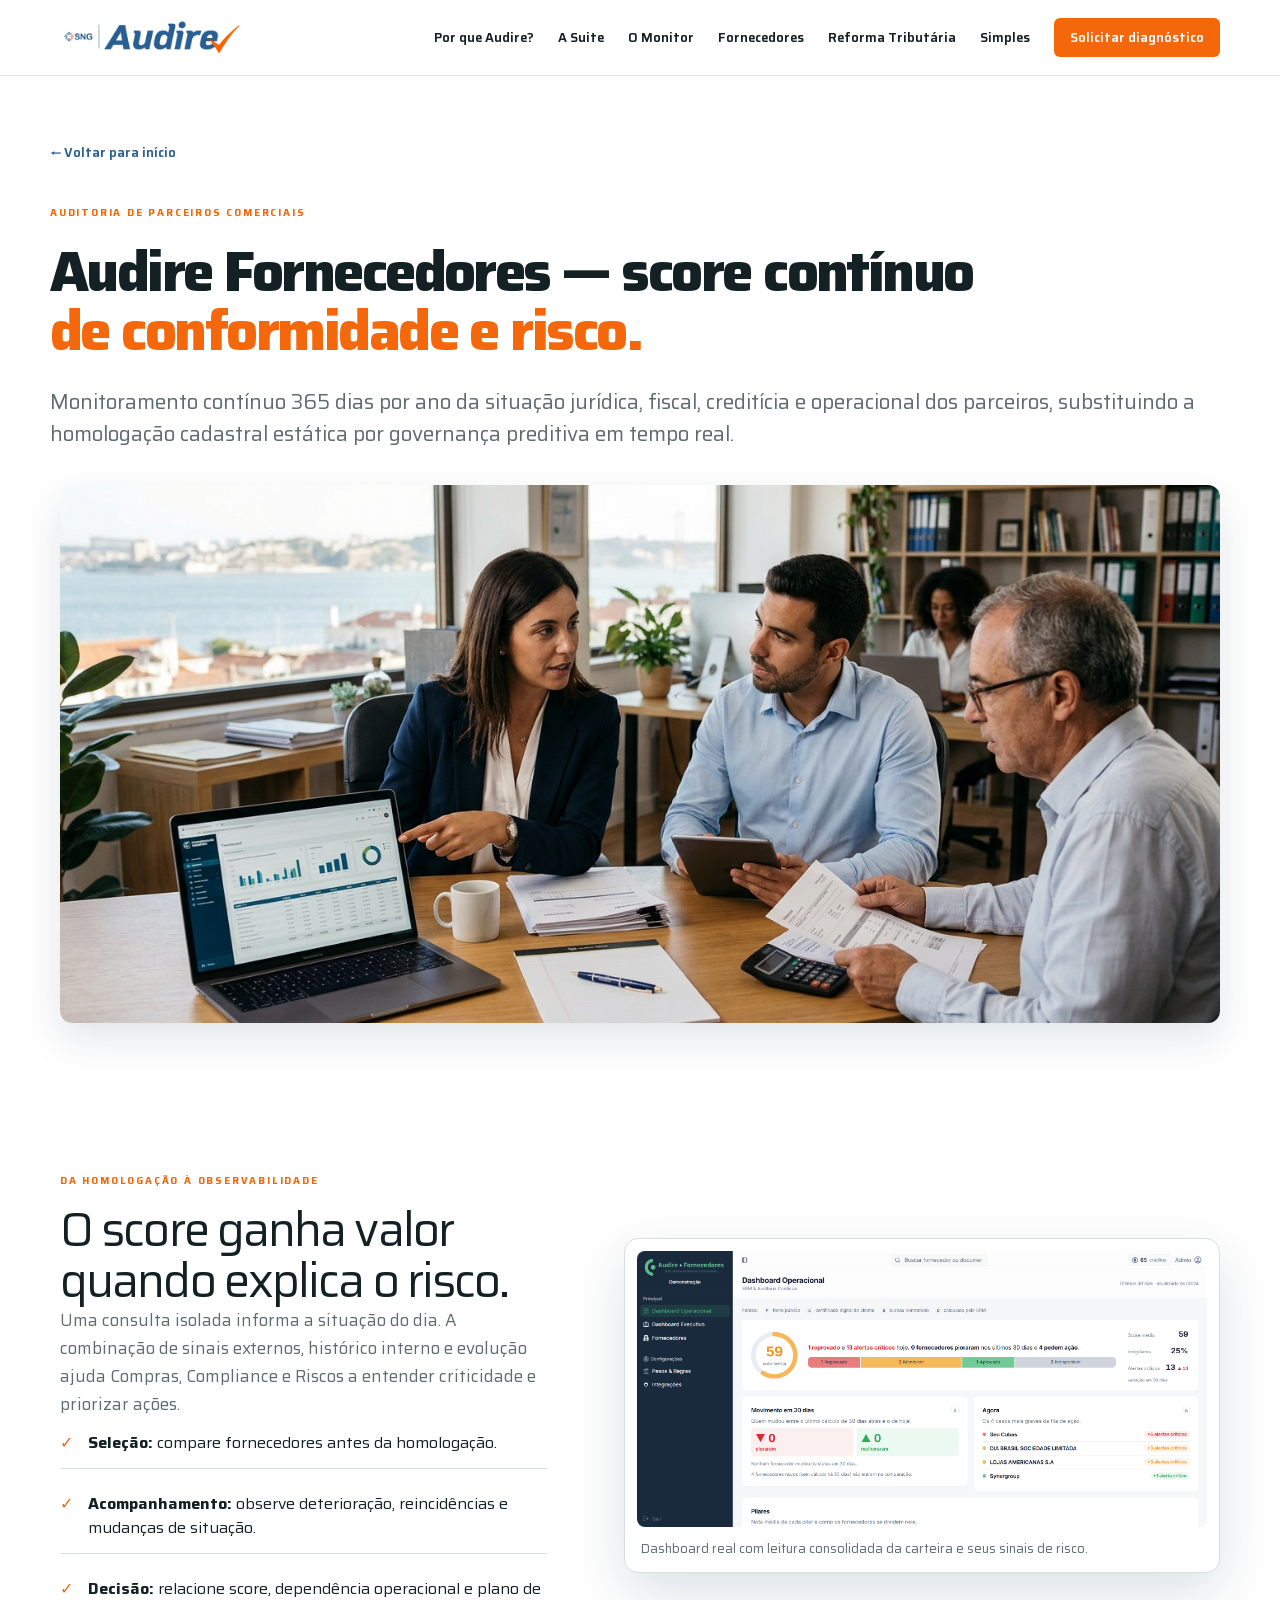
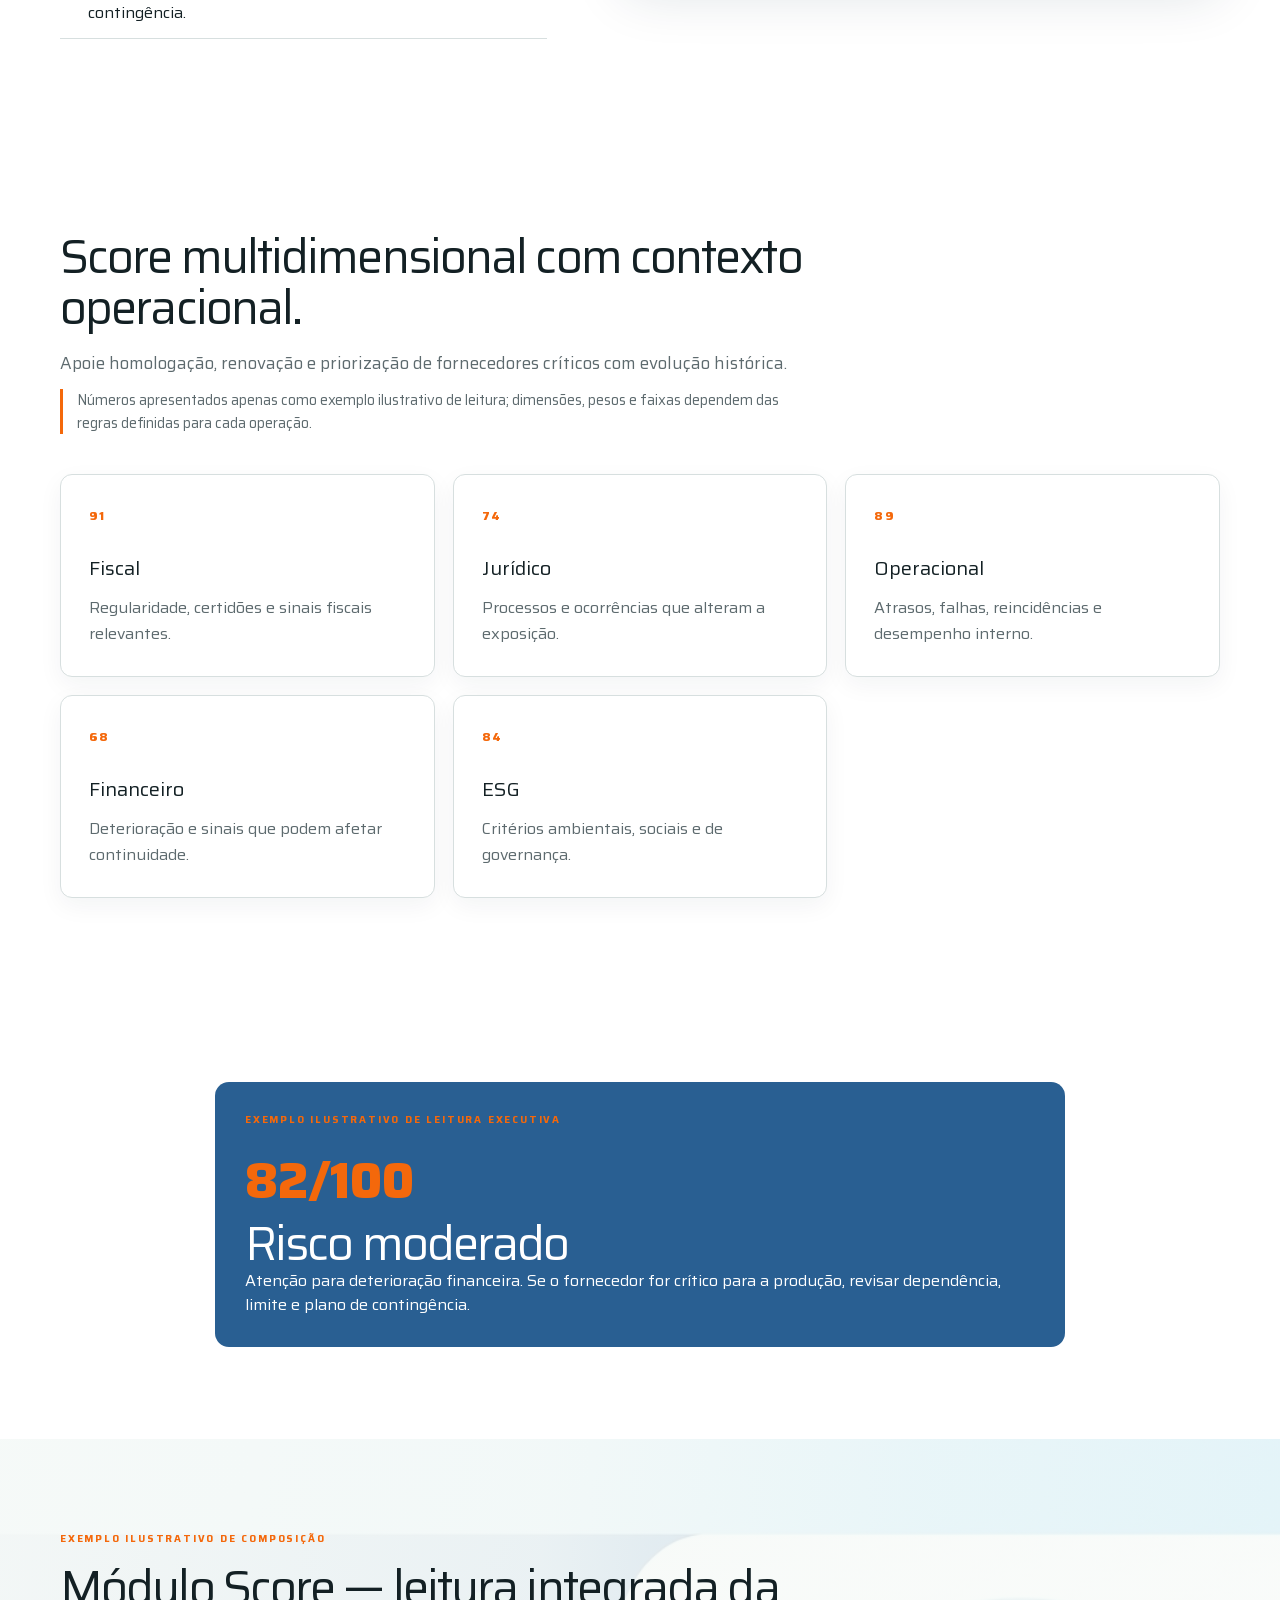
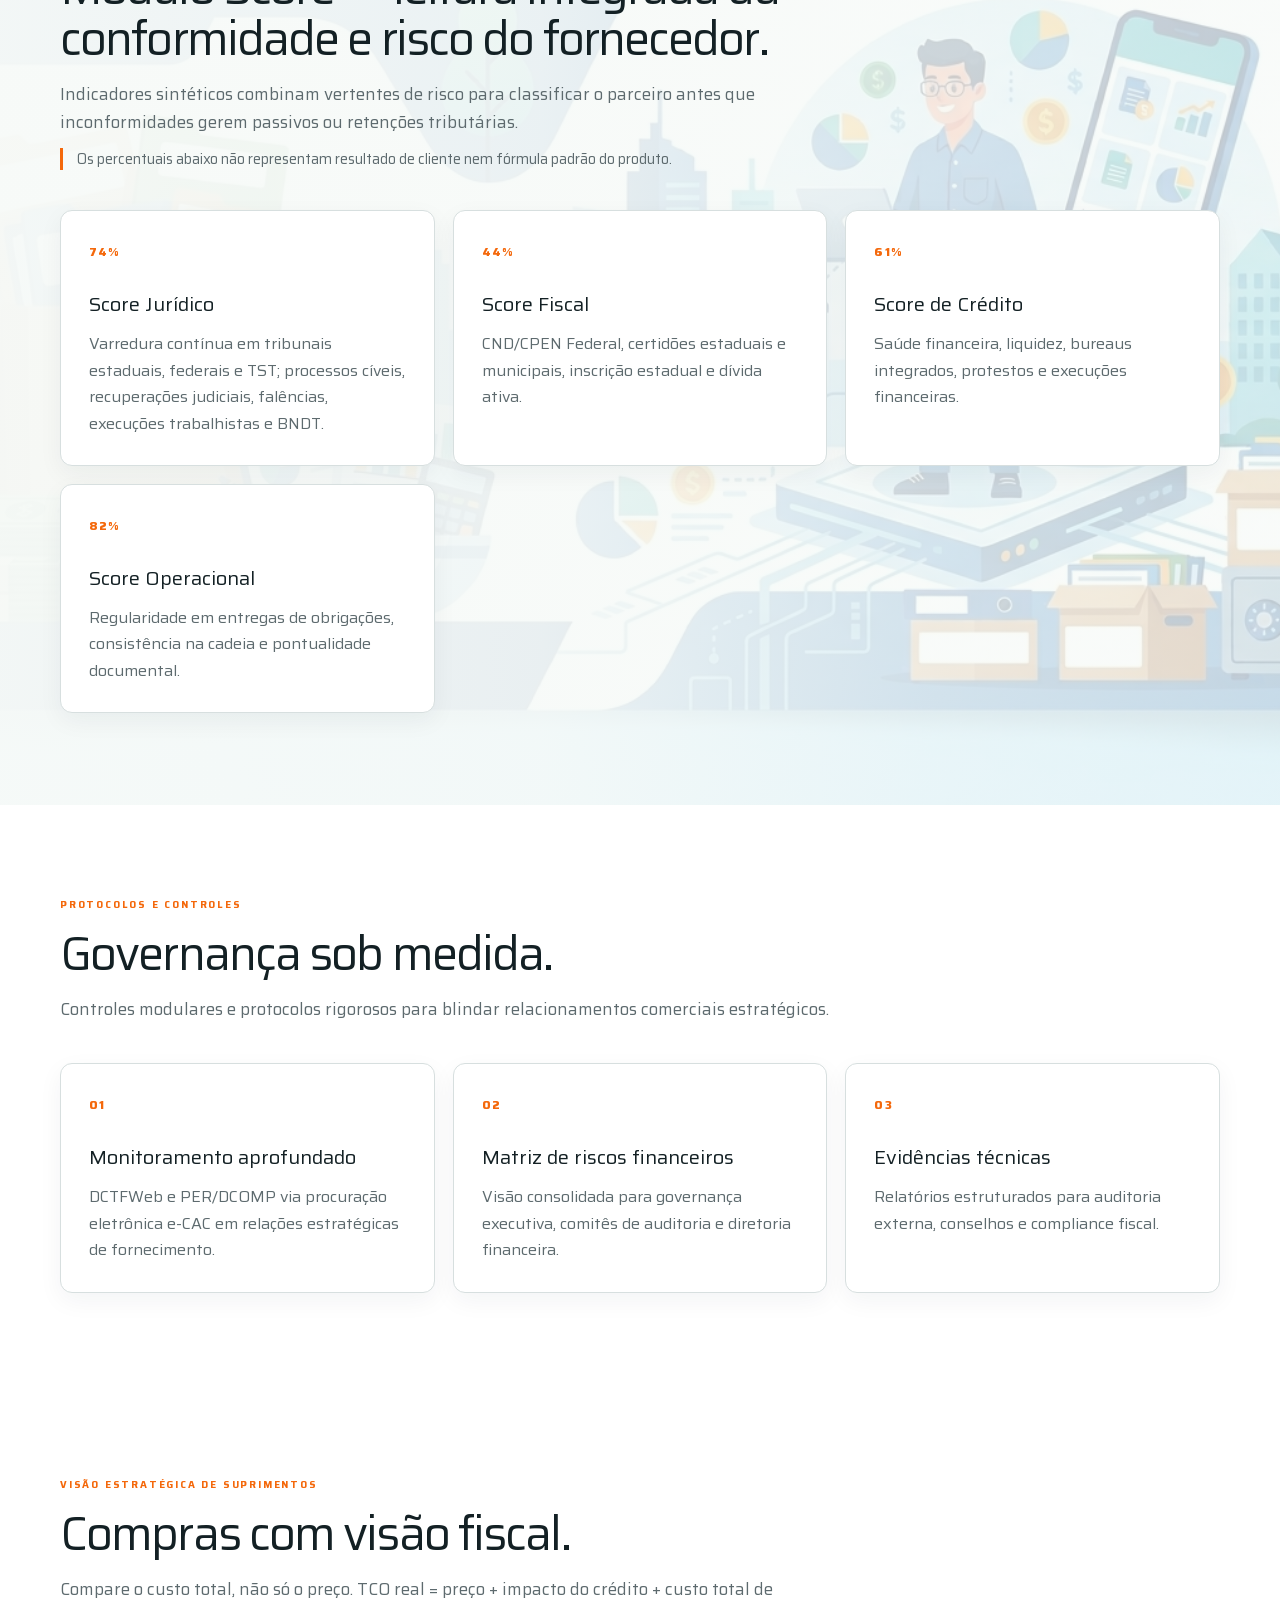
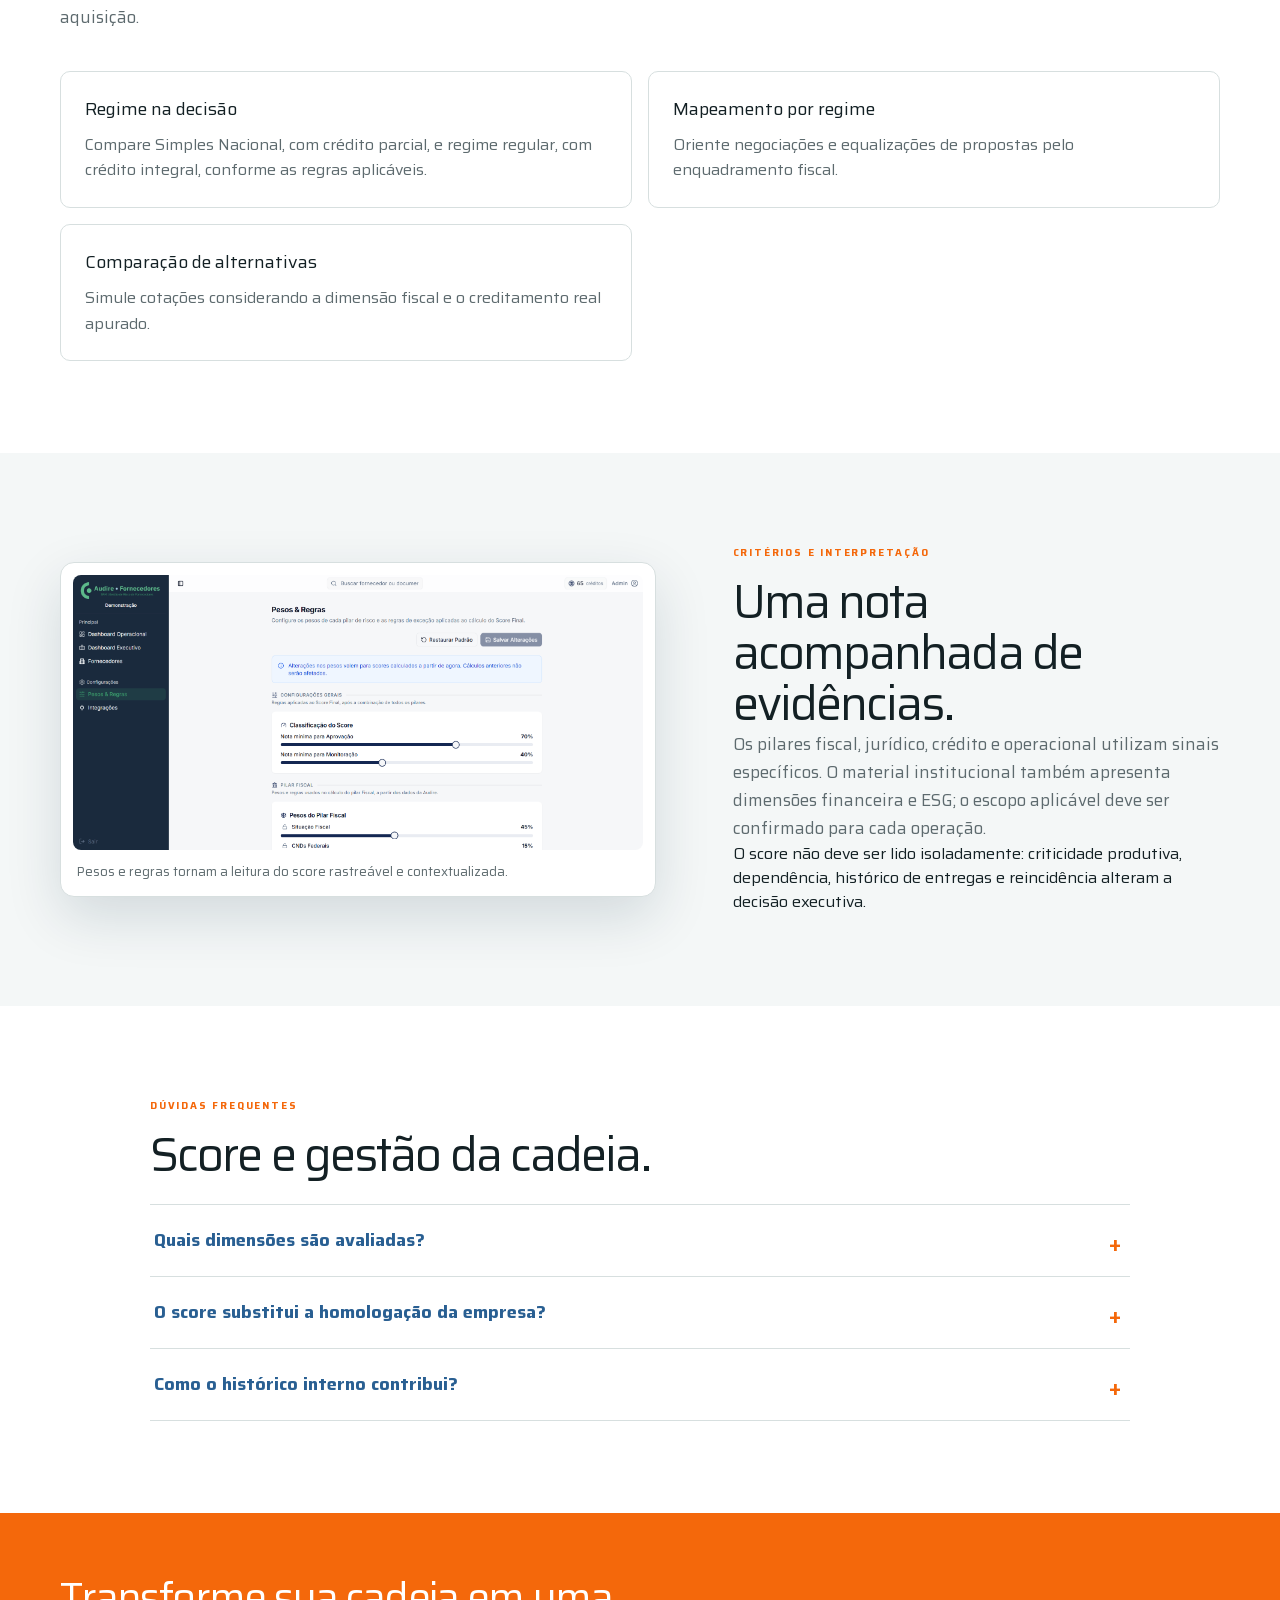
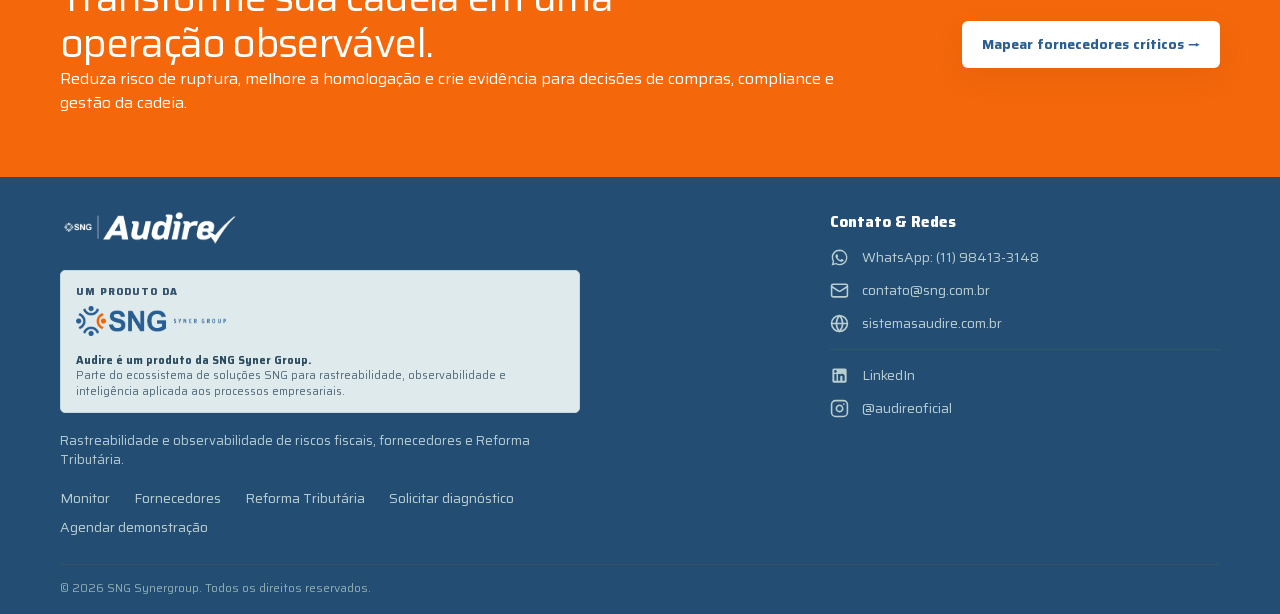
<file: fornecedores.html>
<!doctype html>
<html lang="pt-BR">
  <head>
    <meta charset="utf-8" />
    <meta name="viewport" content="width=device-width,initial-scale=1" />
    <title>Audire Fornecedores | Score de risco e homologação contínua</title>
    <meta
      name="description"
      content="Avalie riscos fiscais, jurídicos, financeiros e operacionais dos fornecedores com score, histórico interno, evidências e alertas contínuos."
    />
    <meta name="robots" content="index,follow,max-image-preview:large" />
    <link
      rel="canonical"
      href="https://www.sistemasaudire.com.br/fornecedores"
    />
    <meta property="og:locale" content="pt_BR" />
    <meta property="og:type" content="website" />
    <meta property="og:site_name" content="Audire" />
    <meta
      property="og:title"
      content="Audire Fornecedores | Score contínuo de risco da cadeia"
    />
    <meta
      property="og:description"
      content="Combine dados externos e histórico interno para homologar, acompanhar e priorizar fornecedores críticos."
    />
    <meta
      property="og:url"
      content="https://www.sistemasaudire.com.br/fornecedores"
    />
    <meta
      property="og:image"
      content="https://www.sistemasaudire.com.br/images/sistema-dashboard-fornecedores.png"
    />
    <meta
      property="og:image:alt"
      content="Dashboard do Audire Fornecedores com indicadores de risco da carteira"
    />
    <meta name="twitter:card" content="summary_large_image" />
    <meta
      name="twitter:title"
      content="Audire Fornecedores | Score e risco da cadeia"
    />
    <meta
      name="twitter:description"
      content="Homologação e acompanhamento contínuo de fornecedores com histórico e evidências."
    />
    <meta
      name="twitter:image"
      content="https://www.sistemasaudire.com.br/images/sistema-dashboard-fornecedores.png"
    />
    <meta name="theme-color" content="#295f92" />
    <link rel="icon" href="./favicon.ico" />
    <link rel="preconnect" href="https://fonts.googleapis.com" />
    <link rel="preconnect" href="https://fonts.gstatic.com" crossorigin />
    <link
      href="https://fonts.googleapis.com/css2?family=Saira:wght@100..900&display=swap"
      rel="stylesheet"
    />
    <link rel="stylesheet" href="./css/styles.css" />
    <link rel="stylesheet" href="./css/audire.css" />
    <script type="application/ld+json">
      {
        "@context": "https://schema.org",
        "@type": "SoftwareApplication",
        "name": "Audire Fornecedores",
        "applicationCategory": "BusinessApplication",
        "operatingSystem": "Web",
        "url": "https://www.sistemasaudire.com.br/fornecedores",
        "description": "Score contínuo de conformidade e risco de fornecedores.",
        "provider": { "@id": "https://www.sistemasaudire.com.br/#organization" }
      }
    </script>
  </head>
  <body class="">
    <header class="site-header">
      <div class="container nav-wrap">
        <a class="brand" href="./index.html" aria-label="Audire início"
          ><img
            src="./images/logo-audire.png"
            alt="SNG Audire"
            width="2048"
            height="341"
        /></a>
        <button class="menu-button" aria-label="Abrir menu">
          <svg
            viewBox="0 0 24 24"
            width="24"
            height="24"
            fill="none"
            stroke="currentColor"
            stroke-width="2"
          >
            <path d="M4 5h16M4 12h16M4 19h16" />
          </svg>
        </button>
        <nav class="main-nav" aria-label="Navegação principal">
          <a href="./por-que-audire.html">Por que Audire?</a
          ><a href="./suite.html">A Suite</a
          ><a href="./monitor.html">O Monitor</a
          ><a href="./fornecedores.html">Fornecedores</a
          ><a class="nav-login" href="./reforma-tributaria.html"
            >Reforma Tributária</a
          ><a href="./simples.html">Simples</a
          ><a class="button button-small" href="./contato.html"
            >Solicitar diagnóstico</a
          >
        </nav>
      </div>
    </header>
    <main>
      <div class="inner-page">
        <div class="container">
          <a class="back-link" href="./index.html">← Voltar para início</a>
          <div class="eyebrow">Auditoria de Parceiros Comerciais</div>
          <h1>
            Audire Fornecedores — score contínuo<br /><span
              >de conformidade e risco.</span
            >
          </h1>
          <p class="page-lead">
            Monitoramento contínuo 365 dias por ano da situação jurídica,
            fiscal, creditícia e operacional dos parceiros, substituindo a
            homologação cadastral estática por governança preditiva em tempo
            real.
          </p>
        </div>
      </div>
      <div class="container inner-feature-image">
        <img
          src="./images/audire-fornecedores.jpeg"
          alt="Análise contínua de fornecedores"
        />
      </div>
      <section class="section product-proof">
        <div class="container proof-grid">
          <div>
            <div class="eyebrow">Da homologação à observabilidade</div>
            <h2>O score ganha valor quando explica o risco.</h2>
            <p class="lead">
              Uma consulta isolada informa a situação do dia. A combinação de
              sinais externos, histórico interno e evolução ajuda Compras,
              Compliance e Riscos a entender criticidade e priorizar ações.
            </p>
            <ul class="audire-list">
              <li>
                <strong>Seleção:</strong> compare fornecedores antes da
                homologação.
              </li>
              <li>
                <strong>Acompanhamento:</strong> observe deterioração,
                reincidências e mudanças de situação.
              </li>
              <li>
                <strong>Decisão:</strong> relacione score, dependência
                operacional e plano de contingência.
              </li>
            </ul>
          </div>
          <figure class="system-shot">
            <img
              src="./images/sistema-dashboard-fornecedores.png"
              alt="Dashboard real do Audire Fornecedores com indicadores de risco"
              loading="lazy"
            />
            <figcaption>
              Dashboard real com leitura consolidada da carteira e seus sinais
              de risco.
            </figcaption>
          </figure>
        </div>
      </section>
      <section class="section">
        <div class="container">
          <div class="section-heading">
            <h2>Score multidimensional com contexto operacional.</h2>
            <p class="lead">
              Apoie homologação, renovação e priorização de fornecedores
              críticos com evolução histórica.
            </p>
            <p class="example-note">
              Números apresentados apenas como exemplo ilustrativo de leitura;
              dimensões, pesos e faixas dependem das regras definidas para cada
              operação.
            </p>
          </div>
          <div class="pain-grid">
            <article class="pain-card">
              <span>91</span>
              <h3>Fiscal</h3>
              <p>Regularidade, certidões e sinais fiscais relevantes.</p>
            </article>
            <article class="pain-card">
              <span>74</span>
              <h3>Jurídico</h3>
              <p>Processos e ocorrências que alteram a exposição.</p>
            </article>
            <article class="pain-card">
              <span>89</span>
              <h3>Operacional</h3>
              <p>Atrasos, falhas, reincidências e desempenho interno.</p>
            </article>
            <article class="pain-card">
              <span>68</span>
              <h3>Financeiro</h3>
              <p>Deterioração e sinais que podem afetar continuidade.</p>
            </article>
            <article class="pain-card">
              <span>84</span>
              <h3>ESG</h3>
              <p>Critérios ambientais, sociais e de governança.</p>
            </article>
          </div>
        </div>
      </section>
      <section class="section">
        <div class="container">
          <div class="score-card">
            <div class="eyebrow">Exemplo ilustrativo de leitura executiva</div>
            <div class="score-total">82/100</div>
            <h2>Risco moderado</h2>
            <p>
              Atenção para deterioração financeira. Se o fornecedor for crítico
              para a produção, revisar dependência, limite e plano de
              contingência.
            </p>
          </div>
        </div>
      </section>
      <section class="section rule-zone">
        <div class="container">
          <div class="section-heading">
            <div class="eyebrow">Exemplo ilustrativo de composição</div>
            <h2>
              Módulo Score — leitura integrada da conformidade e risco do
              fornecedor.
            </h2>
            <p class="lead">
              Indicadores sintéticos combinam vertentes de risco para
              classificar o parceiro antes que inconformidades gerem passivos ou
              retenções tributárias.
            </p>
            <p class="example-note">
              Os percentuais abaixo não representam resultado de cliente nem
              fórmula padrão do produto.
            </p>
          </div>
          <div class="pain-grid">
            <article class="pain-card">
              <span>74%</span>
              <h3>Score Jurídico</h3>
              <p>
                Varredura contínua em tribunais estaduais, federais e TST;
                processos cíveis, recuperações judiciais, falências, execuções
                trabalhistas e BNDT.
              </p>
            </article>
            <article class="pain-card">
              <span>44%</span>
              <h3>Score Fiscal</h3>
              <p>
                CND/CPEN Federal, certidões estaduais e municipais, inscrição
                estadual e dívida ativa.
              </p>
            </article>
            <article class="pain-card">
              <span>61%</span>
              <h3>Score de Crédito</h3>
              <p>
                Saúde financeira, liquidez, bureaus integrados, protestos e
                execuções financeiras.
              </p>
            </article>
            <article class="pain-card">
              <span>82%</span>
              <h3>Score Operacional</h3>
              <p>
                Regularidade em entregas de obrigações, consistência na cadeia e
                pontualidade documental.
              </p>
            </article>
          </div>
        </div>
      </section>
      <section class="section">
        <div class="container">
          <div class="section-heading">
            <div class="eyebrow">Protocolos e Controles</div>
            <h2>Governança sob medida.</h2>
            <p class="lead">
              Controles modulares e protocolos rigorosos para blindar
              relacionamentos comerciais estratégicos.
            </p>
          </div>
          <div class="pain-grid">
            <article class="pain-card">
              <span>01</span>
              <h3>Monitoramento aprofundado</h3>
              <p>
                DCTFWeb e PER/DCOMP via procuração eletrônica e-CAC em relações
                estratégicas de fornecimento.
              </p>
            </article>
            <article class="pain-card">
              <span>02</span>
              <h3>Matriz de riscos financeiros</h3>
              <p>
                Visão consolidada para governança executiva, comitês de
                auditoria e diretoria financeira.
              </p>
            </article>
            <article class="pain-card">
              <span>03</span>
              <h3>Evidências técnicas</h3>
              <p>
                Relatórios estruturados para auditoria externa, conselhos e
                compliance fiscal.
              </p>
            </article>
          </div>
        </div>
      </section>
      <section class="section">
        <div class="container">
          <div class="section-heading">
            <div class="eyebrow">Visão Estratégica de Suprimentos</div>
            <h2>Compras com visão fiscal.</h2>
            <p class="lead">
              Compare o custo total, não só o preço. TCO real = preço + impacto
              do crédito + custo total de aquisição.
            </p>
          </div>
          <div class="benefit-grid">
            <article>
              <h3>Regime na decisão</h3>
              <p>
                Compare Simples Nacional, com crédito parcial, e regime regular,
                com crédito integral, conforme as regras aplicáveis.
              </p>
            </article>
            <article>
              <h3>Mapeamento por regime</h3>
              <p>
                Oriente negociações e equalizações de propostas pelo
                enquadramento fiscal.
              </p>
            </article>
            <article>
              <h3>Comparação de alternativas</h3>
              <p>
                Simule cotações considerando a dimensão fiscal e o creditamento
                real apurado.
              </p>
            </article>
          </div>
        </div>
      </section>
      <section class="section proof-band">
        <div class="container proof-grid reverse">
          <figure class="system-shot">
            <img
              src="./images/sistema-pesos-regras.png"
              alt="Tela real de pesos e regras do score de fornecedores"
              loading="lazy"
            />
            <figcaption>
              Pesos e regras tornam a leitura do score rastreável e
              contextualizada.
            </figcaption>
          </figure>
          <div>
            <div class="eyebrow">Critérios e interpretação</div>
            <h2>Uma nota acompanhada de evidências.</h2>
            <p class="lead">
              Os pilares fiscal, jurídico, crédito e operacional utilizam sinais
              específicos. O material institucional também apresenta dimensões
              financeira e ESG; o escopo aplicável deve ser confirmado para cada
              operação.
            </p>
            <p>
              O score não deve ser lido isoladamente: criticidade produtiva,
              dependência, histórico de entregas e reincidência alteram a
              decisão executiva.
            </p>
          </div>
        </div>
      </section>
      <section class="section">
        <div class="container faq-wrap">
          <div class="section-heading">
            <div class="eyebrow">Dúvidas frequentes</div>
            <h2>Score e gestão da cadeia.</h2>
          </div>
          <details>
            <summary>Quais dimensões são avaliadas?</summary>
            <p>
              Os materiais confirmam análises fiscal, jurídica, operacional e de
              crédito, além de referências a risco financeiro e ESG. A
              composição contratada deve ser validada no diagnóstico.
            </p>
          </details>
          <details>
            <summary>O score substitui a homologação da empresa?</summary>
            <p>
              Não. Ele organiza sinais, histórico e evidências para apoiar
              critérios internos de homologação, renovação e acompanhamento.
            </p>
          </details>
          <details>
            <summary>Como o histórico interno contribui?</summary>
            <p>
              Atrasos, falhas, reincidências e desempenho na própria operação
              ajudam a aproximar a análise do risco efetivamente enfrentado pela
              empresa.
            </p>
          </details>
        </div>
      </section>
      <section class="cta-section">
        <div class="container cta-grid">
          <div>
            <h2>Transforme sua cadeia em uma operação observável.</h2>
            <p>
              Reduza risco de ruptura, melhore a homologação e crie evidência
              para decisões de compras, compliance e gestão da cadeia.
            </p>
          </div>
          <a class="button" href="./contato.html"
            >Mapear fornecedores críticos →</a
          >
        </div>
      </section>
    </main>
    <footer class="site-footer" id="contato-footer">
      <div class="container footer-grid">
        <div class="footer-brand">
          <a class="footer-logo" aria-label="Audire início" href="./index.html"
            ><img
              src="./images/logo-audire.png"
              alt="SNG Audire"
              width="2048"
              height="341"
          /></a>
          <div class="syner-signature">
            <div class="syner-label">Um produto da</div>
            <a
              class="syner-logo-box"
              href="https://sng.com.br/site/index.php"
              target="_blank"
              rel="noopener"
              aria-label="Conheça a SNG Syner Group"
              ><img
                class="footer-sng-logo"
                src="./images/logo-sng-synergroup.png"
                alt="SNG Syner Group"
                width="1772"
                height="355"
            /></a>
            <p class="syner-copy">
              <strong>Audire é um produto da SNG Syner Group.</strong
              ><br />Parte do ecossistema de soluções SNG para rastreabilidade,
              observabilidade e inteligência aplicada aos processos
              empresariais.
            </p>
          </div>
          <p>
            Rastreabilidade e observabilidade de riscos fiscais, fornecedores e
            Reforma Tributária.
          </p>
          <div class="footer-links">
            <a href="./monitor.html">Monitor</a
            ><a href="./fornecedores.html">Fornecedores</a
            ><a href="./reforma-tributaria.html">Reforma Tributária</a
            ><a href="./contato.html">Solicitar diagnóstico</a
            ><a
              href="https://lp.audirecont.com.br/"
              target="_blank"
              rel="noopener"
              >Agendar demonstração</a
            >
          </div>
        </div>
        <div class="footer-contact">
          <div class="foot-group-title">Contato &amp; Redes</div>
          <div class="foot-contact-box">
            <a href="https://wa.me/5511984133148" target="_blank" rel="noopener"
              ><svg viewBox="0 0 24 24" aria-hidden="true">
                <path
                  d="M12.04 2c-5.46 0-9.91 4.45-9.91 9.91 0 1.75.46 3.45 1.32 4.95L2.05 22l5.25-1.38c1.45.79 3.08 1.21 4.74 1.21 5.46 0 9.91-4.45 9.91-9.91 0-2.65-1.03-5.14-2.9-7.01A9.816 9.816 0 0 0 12.04 2zm.01 1.67c4.55 0 8.24 3.69 8.24 8.24 0 2.2-.86 4.27-2.42 5.82a8.206 8.206 0 0 1-5.82 2.42c-1.45 0-2.88-.38-4.14-1.11l-.3-.17-3.08.81.82-2.99-.19-.31c-.8-1.28-1.23-2.77-1.23-4.3 0-4.55 3.69-8.24 8.24-8.24zm4.52 10.97c-.25-.12-1.47-.72-1.69-.81-.23-.08-.39-.12-.56.12-.17.25-.66.81-.81.98-.15.17-.31.19-.56.06-.25-.12-1.05-.39-2.01-1.24-.74-.66-1.25-1.48-1.39-1.73-.15-.25-.02-.38.11-.5.11-.11.25-.29.38-.44.12-.15.17-.25.25-.42.08-.17.04-.31-.02-.44-.06-.12-.56-1.35-.77-1.85-.2-.48-.41-.42-.56-.43h-.48c-.17 0-.44.06-.67.31-.23.25-.88.86-.88 2.1 0 1.24.9 2.44 1.03 2.61.12.17 1.77 2.7 4.29 3.79.6.26 1.07.41 1.43.53.6.19 1.15.16 1.58.1.48-.07 1.47-.6 1.68-1.18.21-.58.21-1.07.15-1.18-.07-.11-.23-.17-.48-.29z"
                ></path></svg
              ><span>WhatsApp: (11) 98413-3148</span></a
            >
            <a href="mailto:contato@sng.com.br"
              ><svg
                viewBox="0 0 24 24"
                aria-hidden="true"
                fill="none"
                stroke="currentColor"
                stroke-width="2"
              >
                <rect x="2" y="4" width="20" height="16" rx="2"></rect>
                <path d="m22 7-8.97 5.7a1.94 1.94 0 0 1-2.06 0L2 7"></path></svg
              ><span>contato@sng.com.br</span></a
            >
            <a
              href="https://www.sistemasaudire.com.br/"
              target="_blank"
              rel="noopener"
              ><svg
                viewBox="0 0 24 24"
                aria-hidden="true"
                fill="none"
                stroke="currentColor"
                stroke-width="2"
              >
                <circle cx="12" cy="12" r="10"></circle>
                <path
                  d="M2 12h20M12 2a15.3 15.3 0 0 1 4 10 15.3 15.3 0 0 1-4 10 15.3 15.3 0 0 1-4-10 15.3 15.3 0 0 1 4-10z"
                ></path></svg
              ><span>sistemasaudire.com.br</span></a
            >
            <hr />
            <a
              href="https://www.linkedin.com/company/audirecont/home/"
              target="_blank"
              rel="noopener"
              ><svg viewBox="0 0 24 24" aria-hidden="true">
                <path
                  d="M19 3a2 2 0 0 1 2 2v14a2 2 0 0 1-2 2H5a2 2 0 0 1-2-2V5a2 2 0 0 1 2-2h14m-.5 15.5v-5.3a3.26 3.26 0 0 0-3.26-3.26c-.85 0-1.84.52-2.28 1.3v-1.11h-2.79v8.37h2.79v-4.93c0-.77.62-1.4 1.39-1.4a1.4 1.4 0 0 1 1.4 1.4v4.93h2.75M6.88 8.56a1.68 1.68 0 0 0 1.68-1.68c0-.93-.75-1.69-1.68-1.69a1.69 1.69 0 0 0-1.69 1.69c0 .93.76 1.68 1.69 1.68m1.39 9.94v-8.37H5.5v8.37h2.77z"
                ></path></svg
              ><span>LinkedIn</span></a
            >
            <a
              href="https://www.instagram.com/audireoficial/"
              target="_blank"
              rel="noopener"
              ><svg
                viewBox="0 0 24 24"
                aria-hidden="true"
                fill="none"
                stroke="currentColor"
                stroke-width="2"
              >
                <rect x="2" y="2" width="20" height="20" rx="5"></rect>
                <path
                  d="M16 11.37A4 4 0 1 1 12.63 8 4 4 0 0 1 16 11.37z"
                ></path>
                <path d="M17.5 6.5h.01"></path></svg
              ><span>@audireoficial</span></a
            >
          </div>
        </div>
      </div>
      <div class="container footer-bottom">
        © 2026 SNG Synergroup. Todos os direitos reservados.
      </div>
    </footer>
    <script src="./js/site.js" defer></script>
  </body>
</html>
</file>
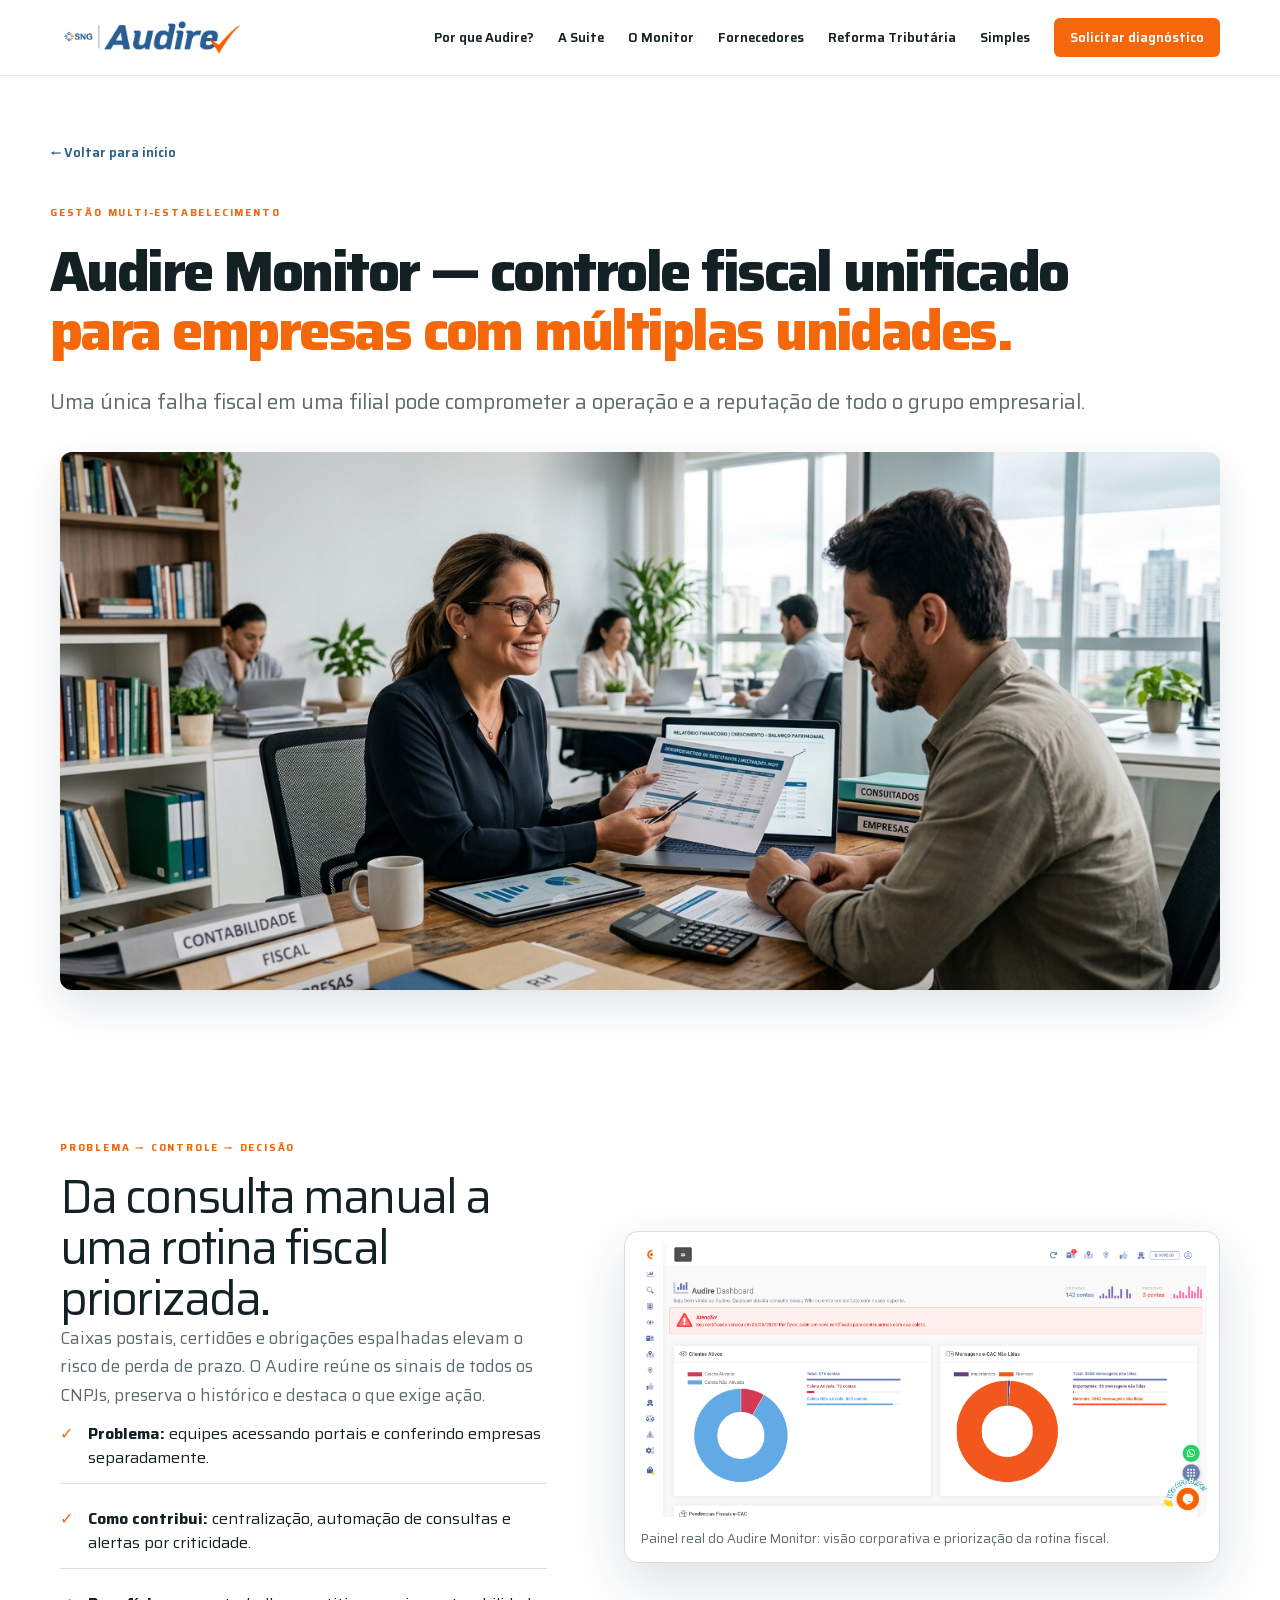
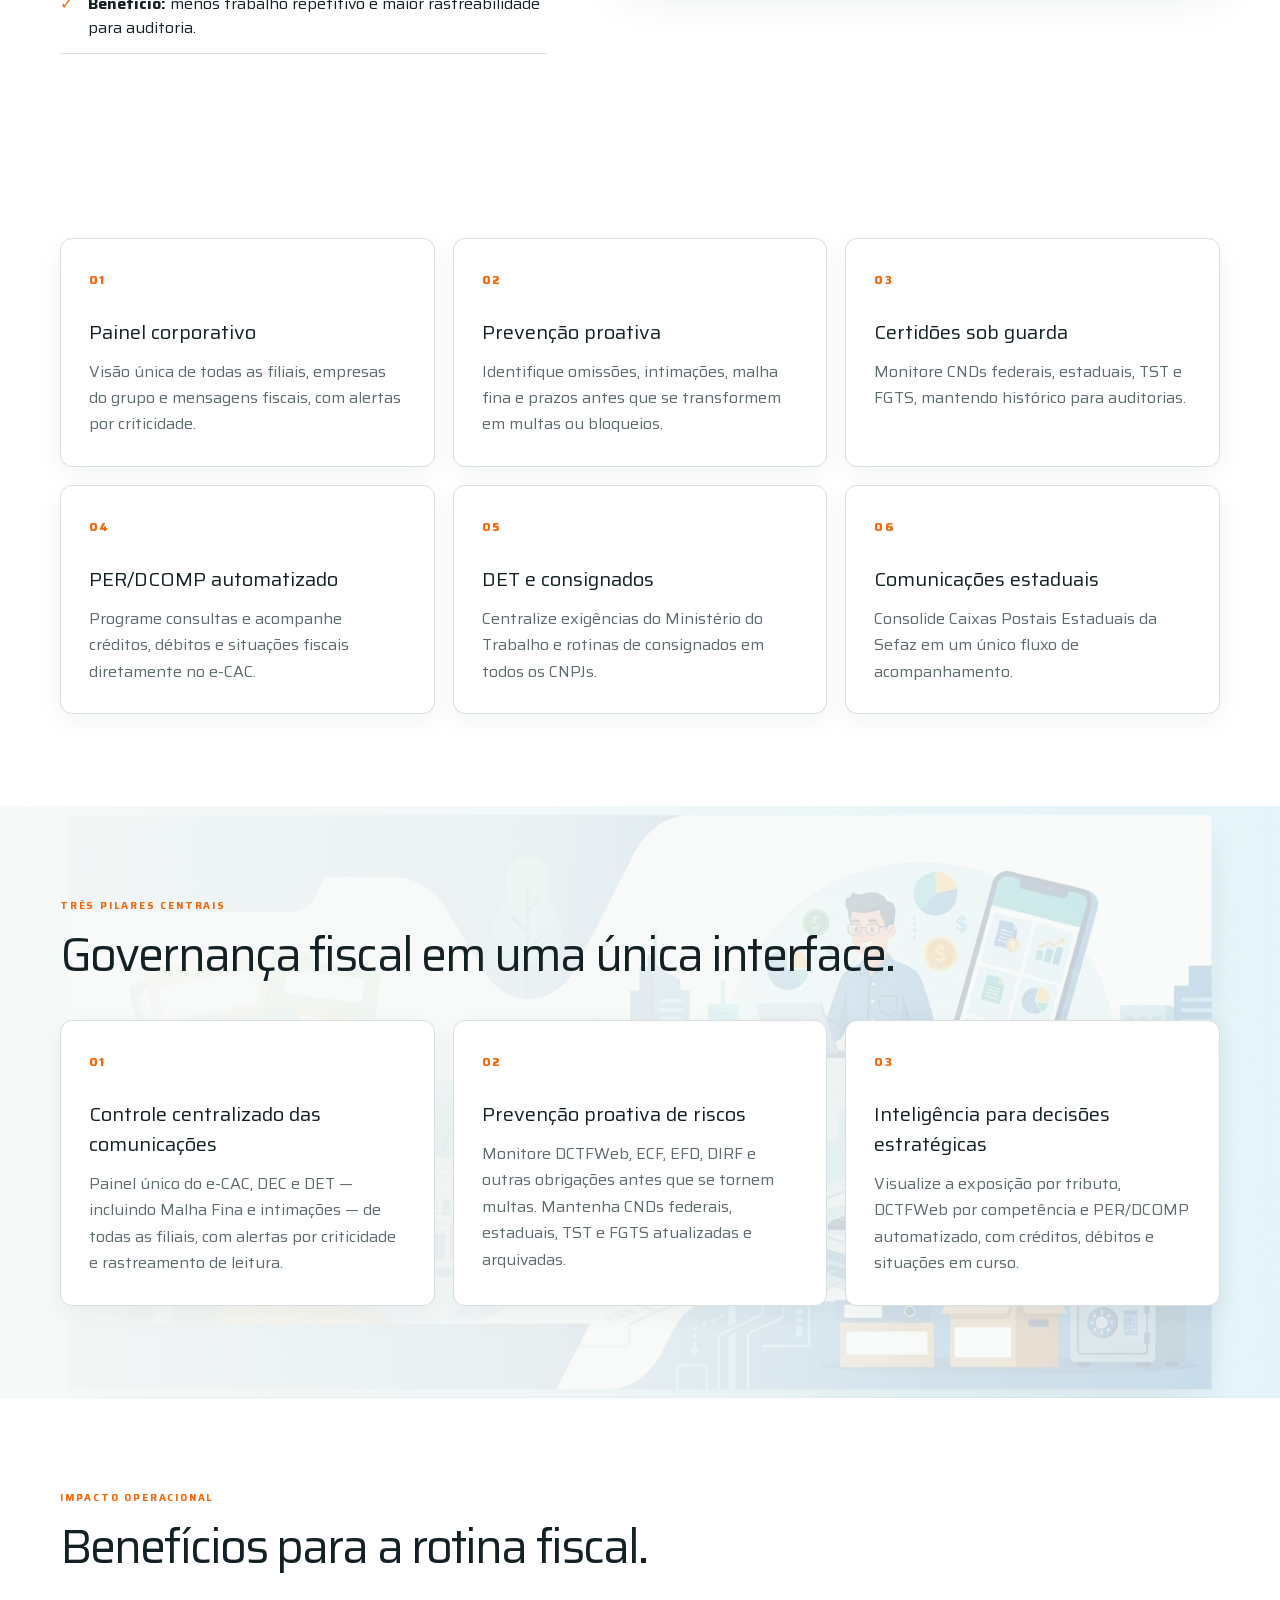
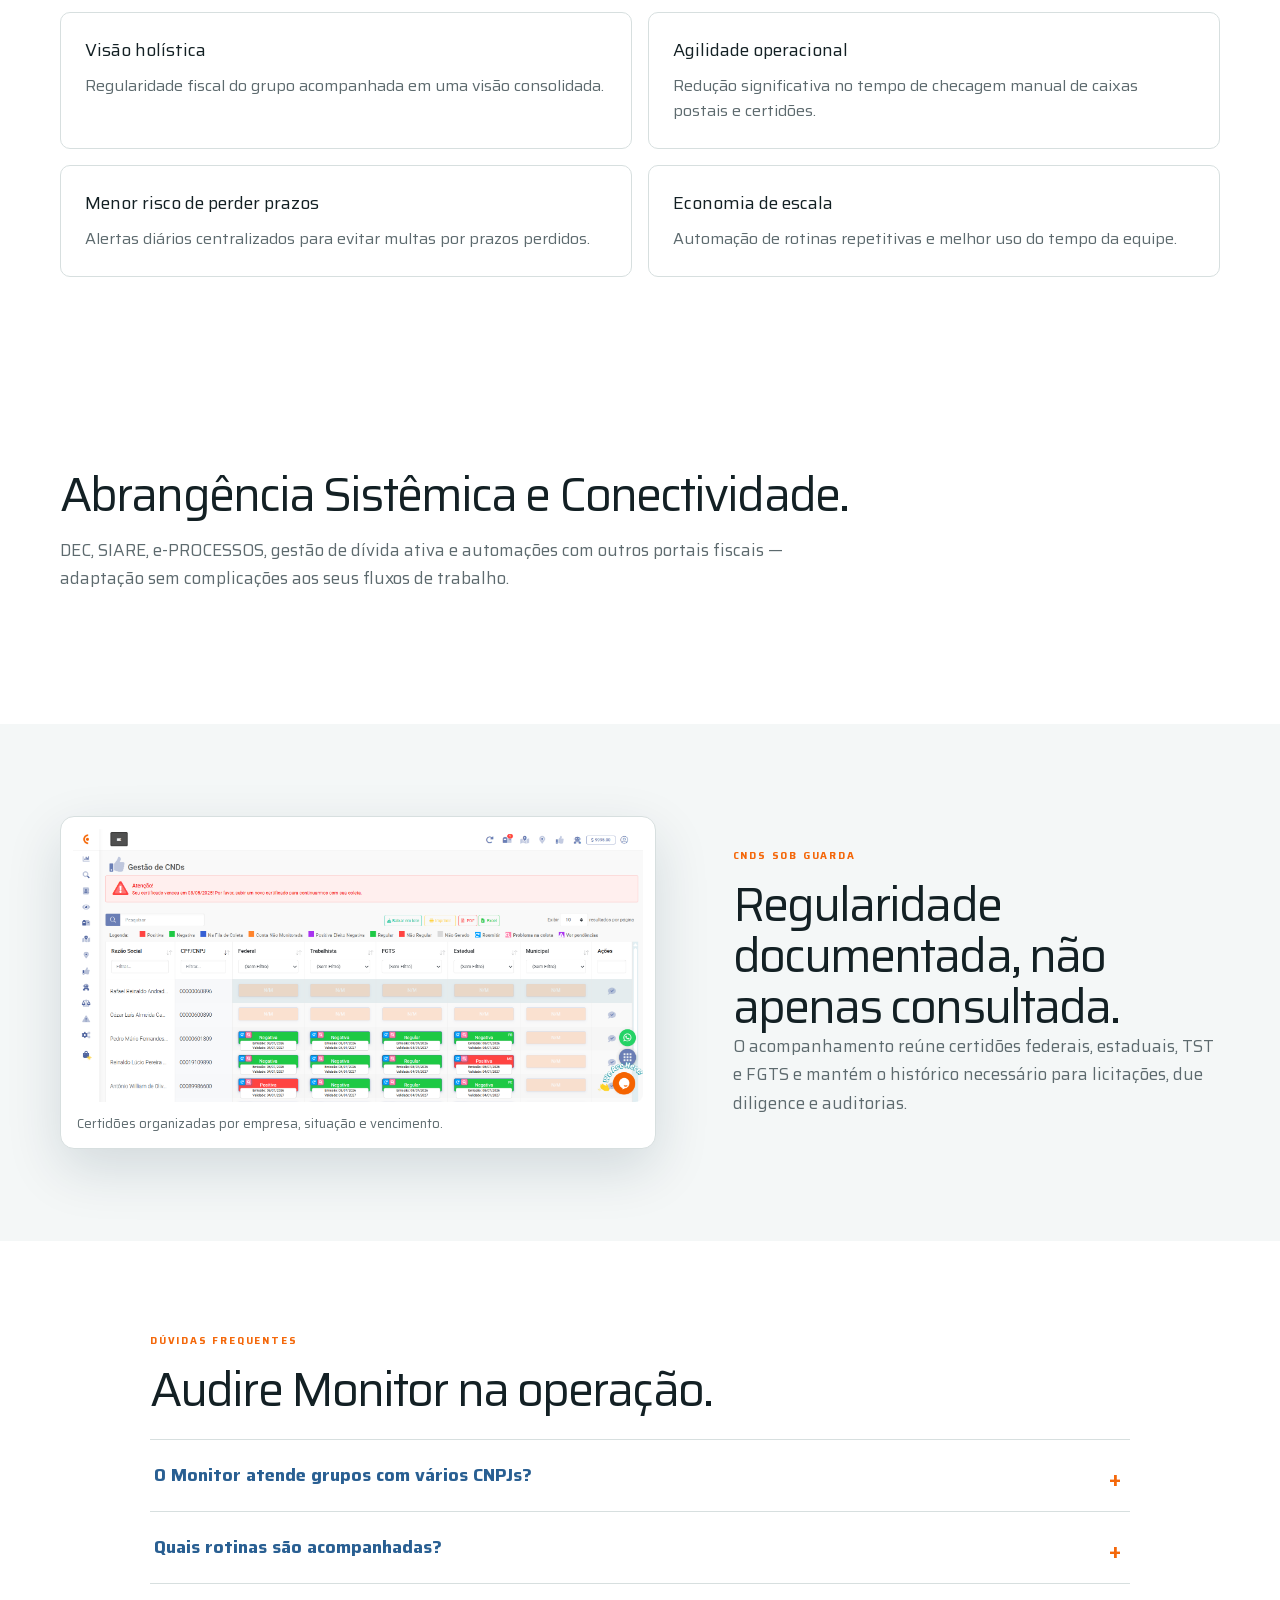
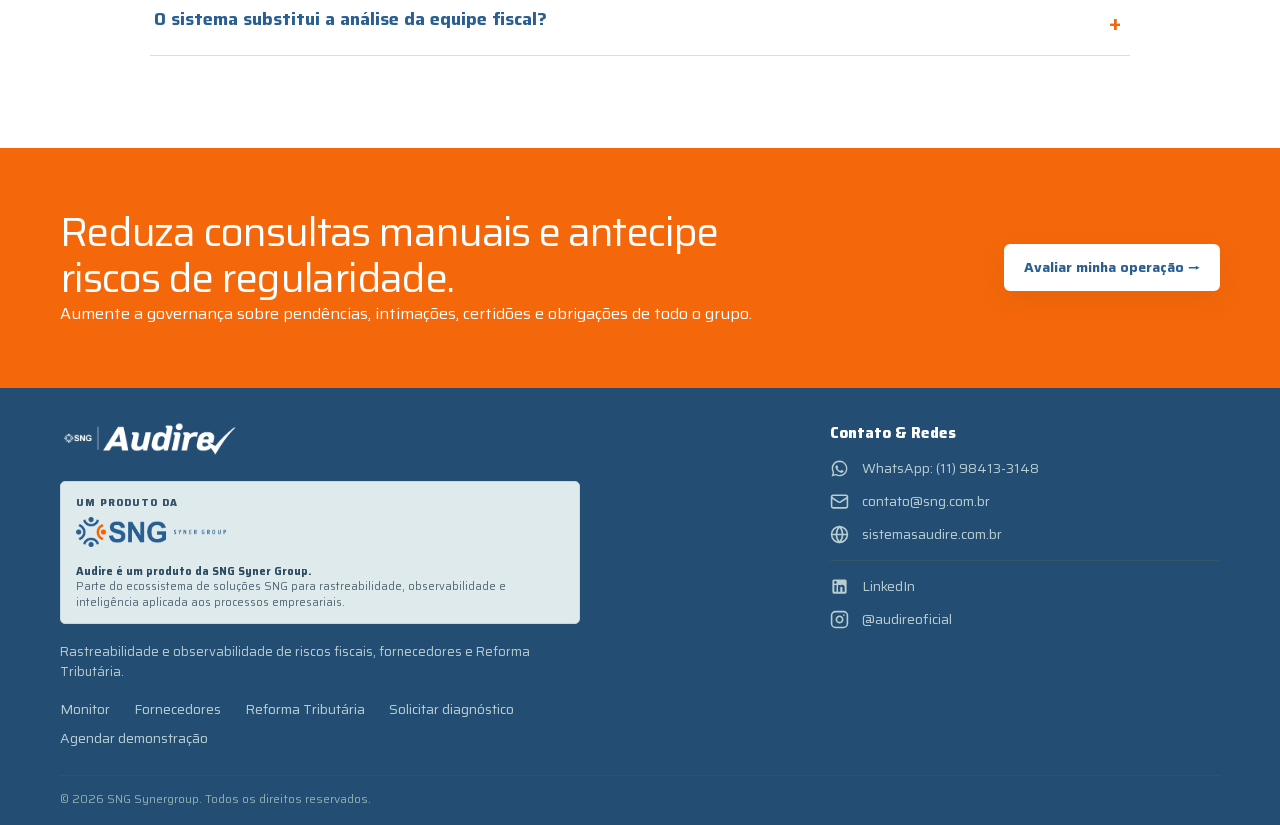
<file: monitor.html>
<!doctype html>
<html lang="pt-BR">
  <head>
    <meta charset="utf-8" />
    <meta name="viewport" content="width=device-width,initial-scale=1" />
    <title>Audire Monitor | Monitoramento fiscal para múltiplos CNPJs</title>
    <meta
      name="description"
      content="Centralize e-CAC, CNDs, PER/DCOMP, DET e comunicações estaduais de múltiplos CNPJs com histórico e alertas por criticidade."
    />
    <meta name="robots" content="index,follow,max-image-preview:large" />
    <link rel="canonical" href="https://www.sistemasaudire.com.br/monitor" />
    <meta property="og:locale" content="pt_BR" />
    <meta property="og:type" content="website" />
    <meta property="og:site_name" content="Audire" />
    <meta
      property="og:title"
      content="Audire Monitor | Compliance fiscal contínuo multi-CNPJ"
    />
    <meta
      property="og:description"
      content="Centralize certidões, mensagens, obrigações e alertas fiscais de todas as empresas do grupo."
    />
    <meta
      property="og:url"
      content="https://www.sistemasaudire.com.br/monitor"
    />
    <meta
      property="og:image"
      content="https://www.sistemasaudire.com.br/images/sistema-dashboard-monitor.png"
    />
    <meta
      property="og:image:alt"
      content="Dashboard do Audire Monitor com visão consolidada da operação fiscal"
    />
    <meta name="twitter:card" content="summary_large_image" />
    <meta
      name="twitter:title"
      content="Audire Monitor | Compliance fiscal multi-CNPJ"
    />
    <meta
      name="twitter:description"
      content="CNDs, PER/DCOMP, DET e comunicações fiscais em uma rotina centralizada."
    />
    <meta
      name="twitter:image"
      content="https://www.sistemasaudire.com.br/images/sistema-dashboard-monitor.png"
    />
    <meta name="theme-color" content="#295f92" />
    <link rel="icon" href="./favicon.ico" />
    <link rel="preconnect" href="https://fonts.googleapis.com" />
    <link rel="preconnect" href="https://fonts.gstatic.com" crossorigin />
    <link
      href="https://fonts.googleapis.com/css2?family=Saira:wght@100..900&display=swap"
      rel="stylesheet"
    />
    <link rel="stylesheet" href="./css/styles.css" />
    <link rel="stylesheet" href="./css/audire.css" />
    <script type="application/ld+json">
      {
        "@context": "https://schema.org",
        "@type": "SoftwareApplication",
        "name": "Audire Monitor",
        "applicationCategory": "BusinessApplication",
        "operatingSystem": "Web",
        "url": "https://www.sistemasaudire.com.br/monitor",
        "description": "Monitoramento fiscal contínuo para operações com múltiplos CNPJs.",
        "provider": { "@id": "https://www.sistemasaudire.com.br/#organization" }
      }
    </script>
  </head>
  <body class="">
    <header class="site-header">
      <div class="container nav-wrap">
        <a class="brand" href="./index.html" aria-label="Audire início"
          ><img
            src="./images/logo-audire.png"
            alt="SNG Audire"
            width="2048"
            height="341"
        /></a>
        <button class="menu-button" aria-label="Abrir menu">
          <svg
            viewBox="0 0 24 24"
            width="24"
            height="24"
            fill="none"
            stroke="currentColor"
            stroke-width="2"
          >
            <path d="M4 5h16M4 12h16M4 19h16" />
          </svg>
        </button>
        <nav class="main-nav" aria-label="Navegação principal">
          <a href="./por-que-audire.html">Por que Audire?</a
          ><a href="./suite.html">A Suite</a
          ><a href="./monitor.html">O Monitor</a
          ><a href="./fornecedores.html">Fornecedores</a
          ><a class="nav-login" href="./reforma-tributaria.html"
            >Reforma Tributária</a
          ><a href="./simples.html">Simples</a
          ><a class="button button-small" href="./contato.html"
            >Solicitar diagnóstico</a
          >
        </nav>
      </div>
    </header>
    <main>
      <div class="inner-page">
        <div class="container">
          <a class="back-link" href="./index.html">← Voltar para início</a>
          <div class="eyebrow">Gestão Multi-Estabelecimento</div>
          <h1>
            Audire Monitor — controle fiscal unificado<br /><span
              >para empresas com múltiplas unidades.</span
            >
          </h1>
          <p class="page-lead">
            Uma única falha fiscal em uma filial pode comprometer a operação e a
            reputação de todo o grupo empresarial.
          </p>
        </div>
      </div>
      <div class="container inner-feature-image">
        <img
          src="./images/audire-monitor.jpeg"
          alt="Equipe acompanhando a regularidade fiscal"
        />
      </div>
      <section class="section product-proof">
        <div class="container proof-grid">
          <div>
            <div class="eyebrow">Problema → controle → decisão</div>
            <h2>Da consulta manual a uma rotina fiscal priorizada.</h2>
            <p class="lead">
              Caixas postais, certidões e obrigações espalhadas elevam o risco
              de perda de prazo. O Audire reúne os sinais de todos os CNPJs,
              preserva o histórico e destaca o que exige ação.
            </p>
            <ul class="audire-list">
              <li>
                <strong>Problema:</strong> equipes acessando portais e
                conferindo empresas separadamente.
              </li>
              <li>
                <strong>Como contribui:</strong> centralização, automação de
                consultas e alertas por criticidade.
              </li>
              <li>
                <strong>Benefício:</strong> menos trabalho repetitivo e maior
                rastreabilidade para auditoria.
              </li>
            </ul>
          </div>
          <figure class="system-shot">
            <img
              src="./images/sistema-dashboard-monitor.png"
              alt="Dashboard real do Audire Monitor com visão consolidada da operação"
              loading="lazy"
            />
            <figcaption>
              Painel real do Audire Monitor: visão corporativa e priorização da
              rotina fiscal.
            </figcaption>
          </figure>
        </div>
      </section>
      <section class="section">
        <div class="container">
          <div class="pain-grid">
            <article class="pain-card">
              <span>01</span>
              <h3>Painel corporativo</h3>
              <p>
                Visão única de todas as filiais, empresas do grupo e mensagens
                fiscais, com alertas por criticidade.
              </p>
            </article>
            <article class="pain-card">
              <span>02</span>
              <h3>Prevenção proativa</h3>
              <p>
                Identifique omissões, intimações, malha fina e prazos antes que
                se transformem em multas ou bloqueios.
              </p>
            </article>
            <article class="pain-card">
              <span>03</span>
              <h3>Certidões sob guarda</h3>
              <p>
                Monitore CNDs federais, estaduais, TST e FGTS, mantendo
                histórico para auditorias.
              </p>
            </article>
            <article class="pain-card">
              <span>04</span>
              <h3>PER/DCOMP automatizado</h3>
              <p>
                Programe consultas e acompanhe créditos, débitos e situações
                fiscais diretamente no e-CAC.
              </p>
            </article>
            <article class="pain-card">
              <span>05</span>
              <h3>DET e consignados</h3>
              <p>
                Centralize exigências do Ministério do Trabalho e rotinas de
                consignados em todos os CNPJs.
              </p>
            </article>
            <article class="pain-card">
              <span>06</span>
              <h3>Comunicações estaduais</h3>
              <p>
                Consolide Caixas Postais Estaduais da Sefaz em um único fluxo de
                acompanhamento.
              </p>
            </article>
          </div>
        </div>
      </section>
      <section class="section rule-zone">
        <div class="container">
          <div class="section-heading">
            <div class="eyebrow">Três pilares centrais</div>
            <h2>Governança fiscal em uma única interface.</h2>
          </div>
          <div class="pain-grid">
            <article class="pain-card">
              <span>01</span>
              <h3>Controle centralizado das comunicações</h3>
              <p>
                Painel único do e-CAC, DEC e DET — incluindo Malha Fina e
                intimações — de todas as filiais, com alertas por criticidade e
                rastreamento de leitura.
              </p>
            </article>
            <article class="pain-card">
              <span>02</span>
              <h3>Prevenção proativa de riscos</h3>
              <p>
                Monitore DCTFWeb, ECF, EFD, DIRF e outras obrigações antes que
                se tornem multas. Mantenha CNDs federais, estaduais, TST e FGTS
                atualizadas e arquivadas.
              </p>
            </article>
            <article class="pain-card">
              <span>03</span>
              <h3>Inteligência para decisões estratégicas</h3>
              <p>
                Visualize a exposição por tributo, DCTFWeb por competência e
                PER/DCOMP automatizado, com créditos, débitos e situações em
                curso.
              </p>
            </article>
          </div>
        </div>
      </section>
      <section class="section">
        <div class="container">
          <div class="section-heading">
            <div class="eyebrow">Impacto operacional</div>
            <h2>Benefícios para a rotina fiscal.</h2>
          </div>
          <div class="benefit-grid">
            <article>
              <h3>Visão holística</h3>
              <p>
                Regularidade fiscal do grupo acompanhada em uma visão
                consolidada.
              </p>
            </article>
            <article>
              <h3>Agilidade operacional</h3>
              <p>
                Redução significativa no tempo de checagem manual de caixas
                postais e certidões.
              </p>
            </article>
            <article>
              <h3>Menor risco de perder prazos</h3>
              <p>
                Alertas diários centralizados para evitar multas por prazos
                perdidos.
              </p>
            </article>
            <article>
              <h3>Economia de escala</h3>
              <p>
                Automação de rotinas repetitivas e melhor uso do tempo da
                equipe.
              </p>
            </article>
          </div>
        </div>
      </section>
      <section class="section">
        <div class="container">
          <div class="section-heading">
            <h2>Abrangência Sistêmica e Conectividade.</h2>
            <p class="lead">
              DEC, SIARE, e-PROCESSOS, gestão de dívida ativa e automações com
              outros portais fiscais — adaptação sem complicações aos seus
              fluxos de trabalho.
            </p>
          </div>
        </div>
      </section>
      <section class="section proof-band">
        <div class="container proof-grid reverse">
          <figure class="system-shot">
            <img
              src="./images/sistema-cnds.png"
              alt="Tela real de acompanhamento de certidões negativas de débitos no Audire"
              loading="lazy"
            />
            <figcaption>
              Certidões organizadas por empresa, situação e vencimento.
            </figcaption>
          </figure>
          <div>
            <div class="eyebrow">CNDs sob guarda</div>
            <h2>Regularidade documentada, não apenas consultada.</h2>
            <p class="lead">
              O acompanhamento reúne certidões federais, estaduais, TST e FGTS e
              mantém o histórico necessário para licitações, due diligence e
              auditorias.
            </p>
          </div>
        </div>
      </section>
      <section class="section">
        <div class="container faq-wrap">
          <div class="section-heading">
            <div class="eyebrow">Dúvidas frequentes</div>
            <h2>Audire Monitor na operação.</h2>
          </div>
          <details>
            <summary>O Monitor atende grupos com vários CNPJs?</summary>
            <p>
              Sim. A proposta é consolidar filiais e empresas do grupo em uma
              visão corporativa, preservando a identificação de cada unidade.
            </p>
          </details>
          <details>
            <summary>Quais rotinas são acompanhadas?</summary>
            <p>
              Os materiais confirmam e-CAC, CNDs, PER/DCOMP, DET, comunicações
              estaduais e obrigações acessórias. A cobertura efetiva deve ser
              definida no diagnóstico da operação.
            </p>
          </details>
          <details>
            <summary>O sistema substitui a análise da equipe fiscal?</summary>
            <p>
              Não. Ele organiza consultas, histórico e alertas para que a equipe
              priorize análise e decisão.
            </p>
          </details>
        </div>
      </section>
      <section class="cta-section">
        <div class="container cta-grid">
          <div>
            <h2>Reduza consultas manuais e antecipe riscos de regularidade.</h2>
            <p>
              Aumente a governança sobre pendências, intimações, certidões e
              obrigações de todo o grupo.
            </p>
          </div>
          <a class="button" href="./contato.html">Avaliar minha operação →</a>
        </div>
      </section>
    </main>
    <footer class="site-footer" id="contato-footer">
      <div class="container footer-grid">
        <div class="footer-brand">
          <a class="footer-logo" aria-label="Audire início" href="./index.html"
            ><img
              src="./images/logo-audire.png"
              alt="SNG Audire"
              width="2048"
              height="341"
          /></a>
          <div class="syner-signature">
            <div class="syner-label">Um produto da</div>
            <a
              class="syner-logo-box"
              href="https://sng.com.br/site/index.php"
              target="_blank"
              rel="noopener"
              aria-label="Conheça a SNG Syner Group"
              ><img
                class="footer-sng-logo"
                src="./images/logo-sng-synergroup.png"
                alt="SNG Syner Group"
                width="1772"
                height="355"
            /></a>
            <p class="syner-copy">
              <strong>Audire é um produto da SNG Syner Group.</strong
              ><br />Parte do ecossistema de soluções SNG para rastreabilidade,
              observabilidade e inteligência aplicada aos processos
              empresariais.
            </p>
          </div>
          <p>
            Rastreabilidade e observabilidade de riscos fiscais, fornecedores e
            Reforma Tributária.
          </p>
          <div class="footer-links">
            <a href="./monitor.html">Monitor</a
            ><a href="./fornecedores.html">Fornecedores</a
            ><a href="./reforma-tributaria.html">Reforma Tributária</a
            ><a href="./contato.html">Solicitar diagnóstico</a
            ><a
              href="https://lp.audirecont.com.br/"
              target="_blank"
              rel="noopener"
              >Agendar demonstração</a
            >
          </div>
        </div>
        <div class="footer-contact">
          <div class="foot-group-title">Contato &amp; Redes</div>
          <div class="foot-contact-box">
            <a href="https://wa.me/5511984133148" target="_blank" rel="noopener"
              ><svg viewBox="0 0 24 24" aria-hidden="true">
                <path
                  d="M12.04 2c-5.46 0-9.91 4.45-9.91 9.91 0 1.75.46 3.45 1.32 4.95L2.05 22l5.25-1.38c1.45.79 3.08 1.21 4.74 1.21 5.46 0 9.91-4.45 9.91-9.91 0-2.65-1.03-5.14-2.9-7.01A9.816 9.816 0 0 0 12.04 2zm.01 1.67c4.55 0 8.24 3.69 8.24 8.24 0 2.2-.86 4.27-2.42 5.82a8.206 8.206 0 0 1-5.82 2.42c-1.45 0-2.88-.38-4.14-1.11l-.3-.17-3.08.81.82-2.99-.19-.31c-.8-1.28-1.23-2.77-1.23-4.3 0-4.55 3.69-8.24 8.24-8.24zm4.52 10.97c-.25-.12-1.47-.72-1.69-.81-.23-.08-.39-.12-.56.12-.17.25-.66.81-.81.98-.15.17-.31.19-.56.06-.25-.12-1.05-.39-2.01-1.24-.74-.66-1.25-1.48-1.39-1.73-.15-.25-.02-.38.11-.5.11-.11.25-.29.38-.44.12-.15.17-.25.25-.42.08-.17.04-.31-.02-.44-.06-.12-.56-1.35-.77-1.85-.2-.48-.41-.42-.56-.43h-.48c-.17 0-.44.06-.67.31-.23.25-.88.86-.88 2.1 0 1.24.9 2.44 1.03 2.61.12.17 1.77 2.7 4.29 3.79.6.26 1.07.41 1.43.53.6.19 1.15.16 1.58.1.48-.07 1.47-.6 1.68-1.18.21-.58.21-1.07.15-1.18-.07-.11-.23-.17-.48-.29z"
                ></path></svg
              ><span>WhatsApp: (11) 98413-3148</span></a
            >
            <a href="mailto:contato@sng.com.br"
              ><svg
                viewBox="0 0 24 24"
                aria-hidden="true"
                fill="none"
                stroke="currentColor"
                stroke-width="2"
              >
                <rect x="2" y="4" width="20" height="16" rx="2"></rect>
                <path d="m22 7-8.97 5.7a1.94 1.94 0 0 1-2.06 0L2 7"></path></svg
              ><span>contato@sng.com.br</span></a
            >
            <a
              href="https://www.sistemasaudire.com.br/"
              target="_blank"
              rel="noopener"
              ><svg
                viewBox="0 0 24 24"
                aria-hidden="true"
                fill="none"
                stroke="currentColor"
                stroke-width="2"
              >
                <circle cx="12" cy="12" r="10"></circle>
                <path
                  d="M2 12h20M12 2a15.3 15.3 0 0 1 4 10 15.3 15.3 0 0 1-4 10 15.3 15.3 0 0 1-4-10 15.3 15.3 0 0 1 4-10z"
                ></path></svg
              ><span>sistemasaudire.com.br</span></a
            >
            <hr />
            <a
              href="https://www.linkedin.com/company/audirecont/home/"
              target="_blank"
              rel="noopener"
              ><svg viewBox="0 0 24 24" aria-hidden="true">
                <path
                  d="M19 3a2 2 0 0 1 2 2v14a2 2 0 0 1-2 2H5a2 2 0 0 1-2-2V5a2 2 0 0 1 2-2h14m-.5 15.5v-5.3a3.26 3.26 0 0 0-3.26-3.26c-.85 0-1.84.52-2.28 1.3v-1.11h-2.79v8.37h2.79v-4.93c0-.77.62-1.4 1.39-1.4a1.4 1.4 0 0 1 1.4 1.4v4.93h2.75M6.88 8.56a1.68 1.68 0 0 0 1.68-1.68c0-.93-.75-1.69-1.68-1.69a1.69 1.69 0 0 0-1.69 1.69c0 .93.76 1.68 1.69 1.68m1.39 9.94v-8.37H5.5v8.37h2.77z"
                ></path></svg
              ><span>LinkedIn</span></a
            >
            <a
              href="https://www.instagram.com/audireoficial/"
              target="_blank"
              rel="noopener"
              ><svg
                viewBox="0 0 24 24"
                aria-hidden="true"
                fill="none"
                stroke="currentColor"
                stroke-width="2"
              >
                <rect x="2" y="2" width="20" height="20" rx="5"></rect>
                <path
                  d="M16 11.37A4 4 0 1 1 12.63 8 4 4 0 0 1 16 11.37z"
                ></path>
                <path d="M17.5 6.5h.01"></path></svg
              ><span>@audireoficial</span></a
            >
          </div>
        </div>
      </div>
      <div class="container footer-bottom">
        © 2026 SNG Synergroup. Todos os direitos reservados.
      </div>
    </footer>
    <script src="./js/site.js" defer></script>
  </body>
</html>
</file>
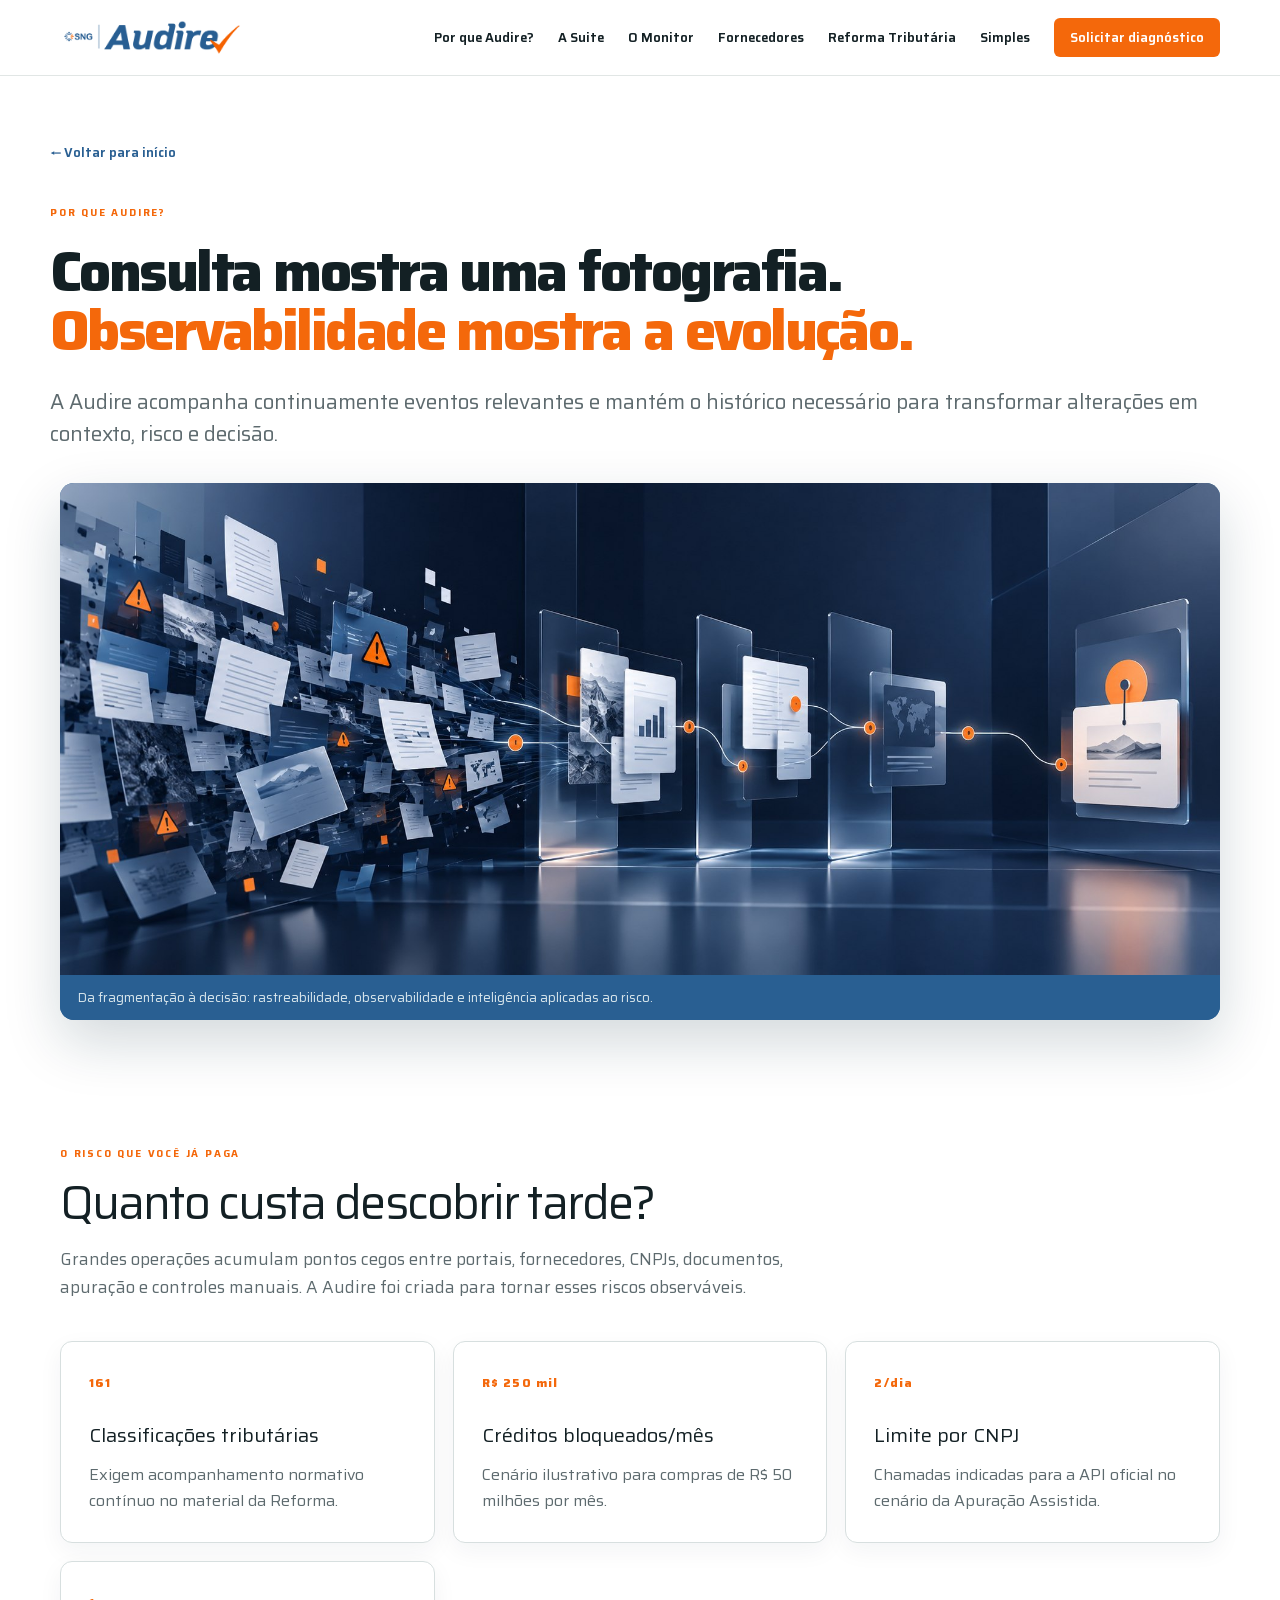
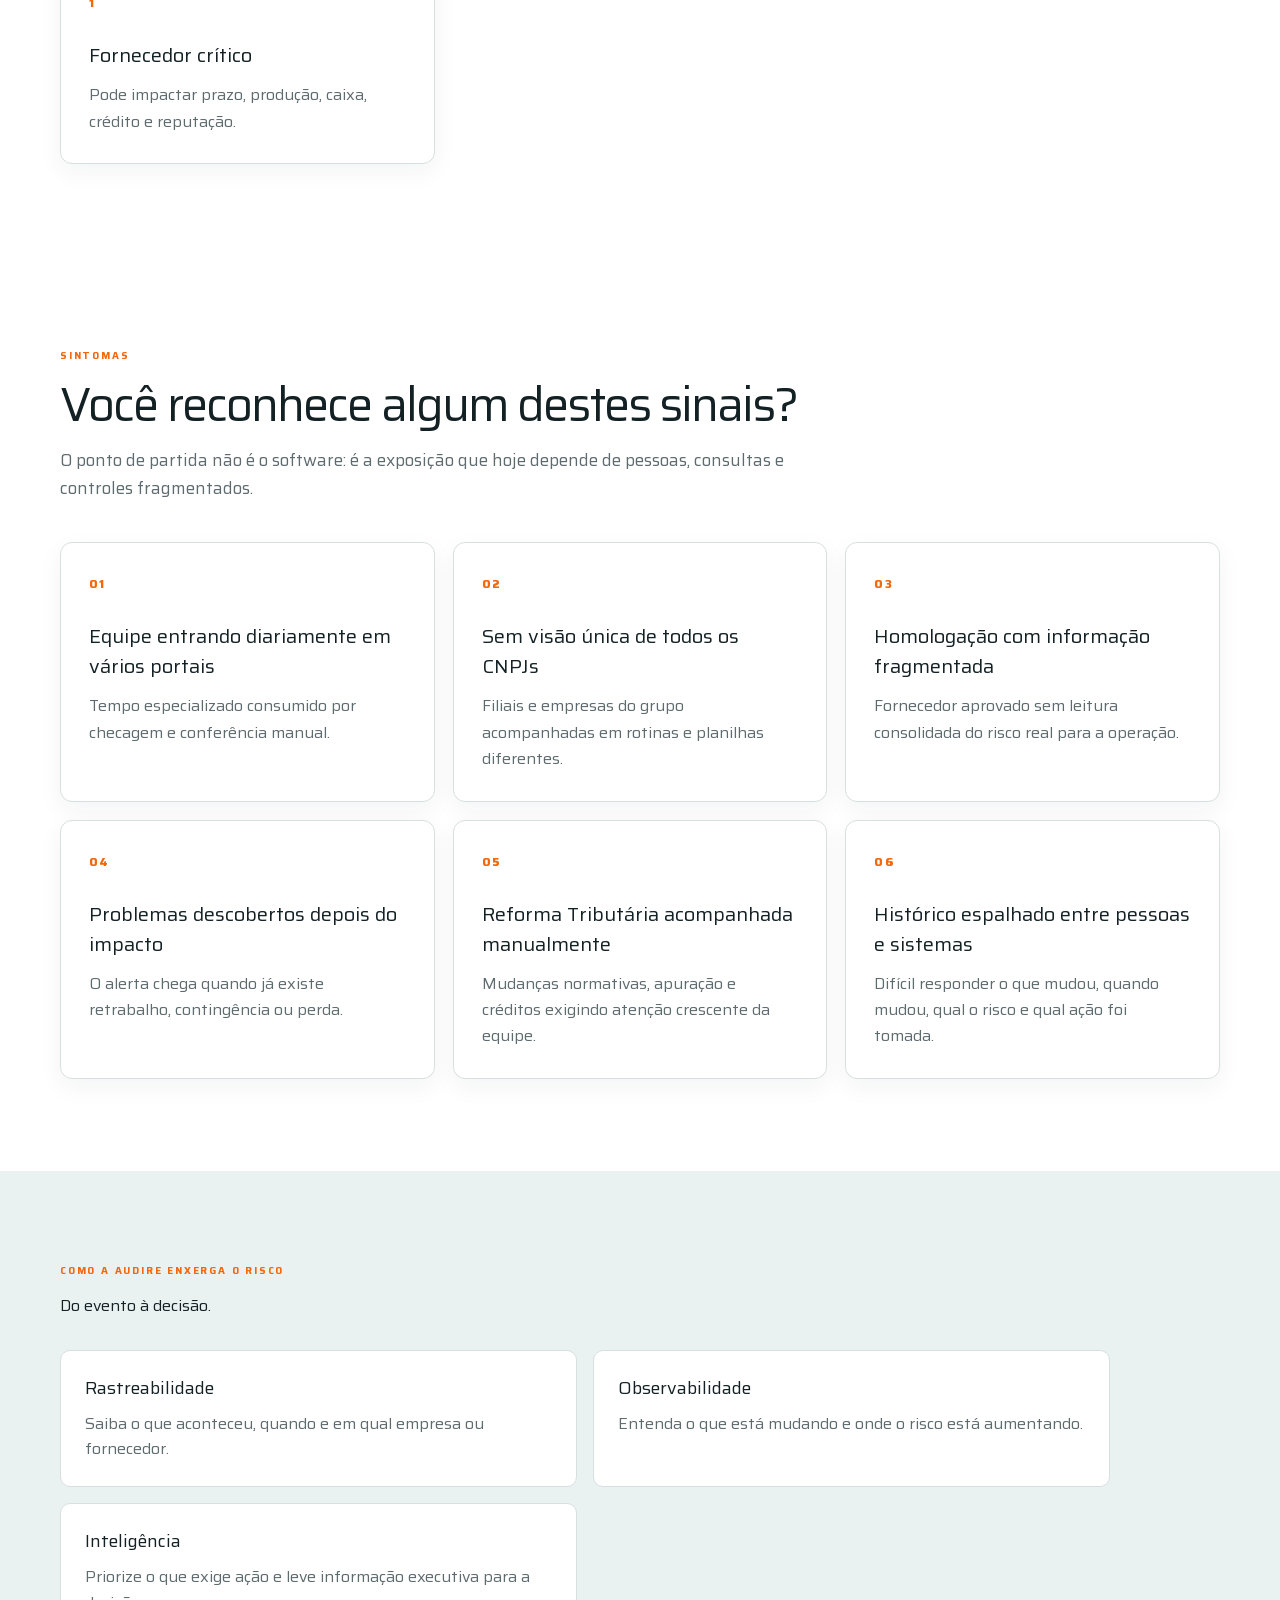
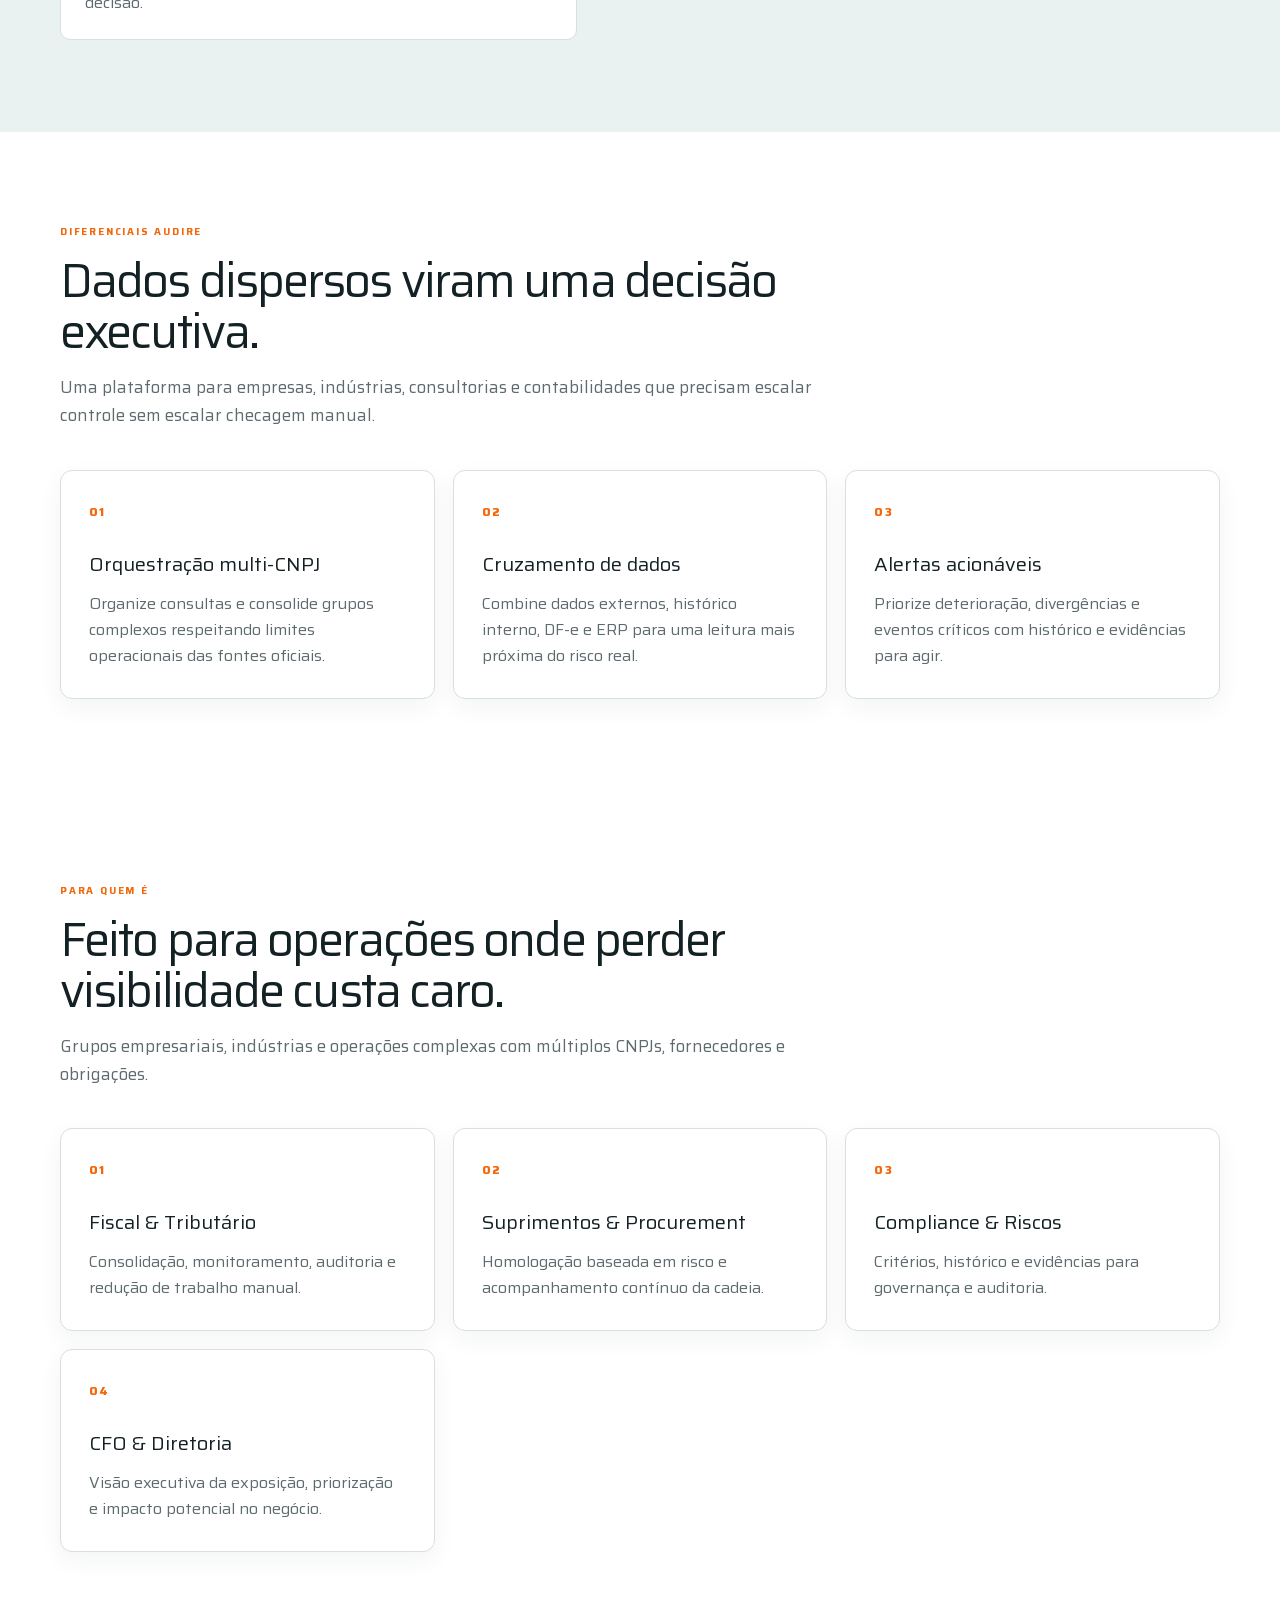
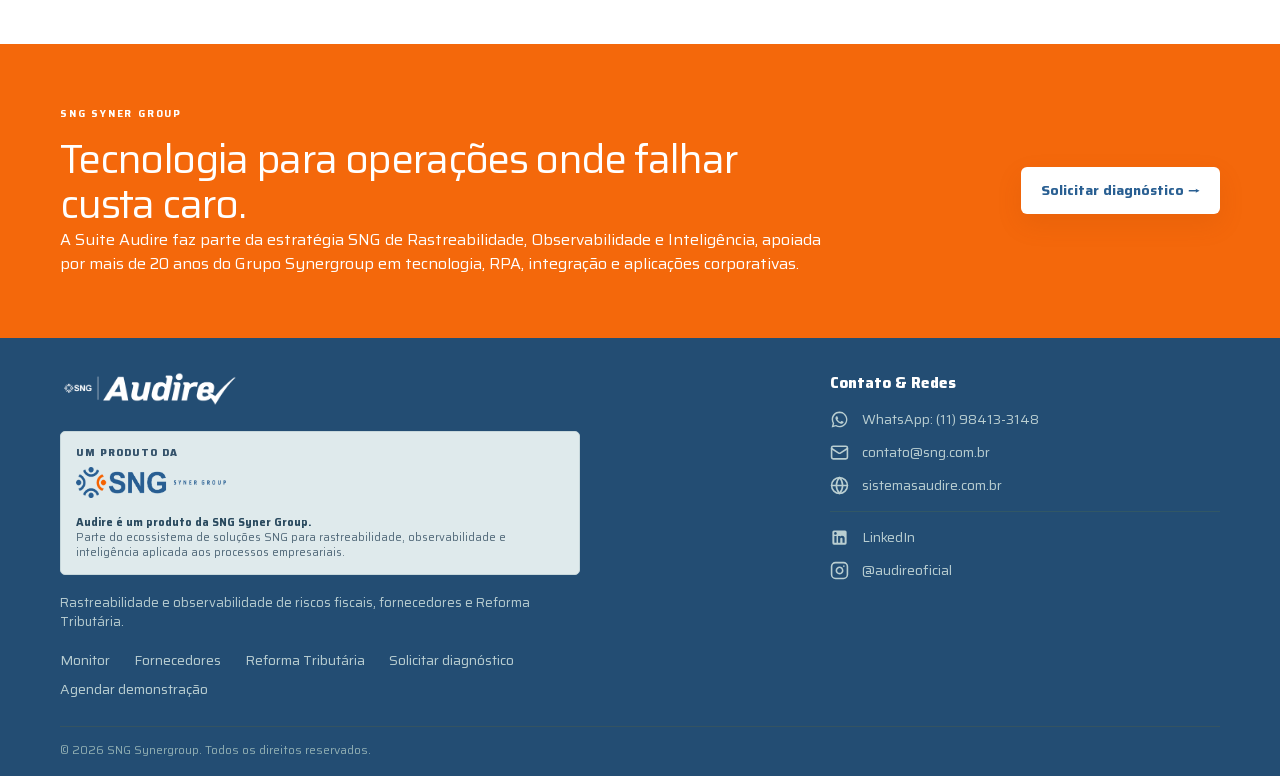
<file: por-que-audire.html>
<!doctype html>
<html lang="pt-BR">
  <head>
    <meta charset="utf-8" />
    <meta name="viewport" content="width=device-width,initial-scale=1" />
    <title>Por que Audire? | Rastreabilidade e observabilidade de riscos</title>
    <meta
      name="description"
      content="Entenda como a Audire centraliza dados dispersos, preserva histórico e transforma eventos fiscais e de fornecedores em contexto, risco e decisão."
    />
    <meta name="robots" content="index,follow,max-image-preview:large" />
    <link
      rel="canonical"
      href="https://www.sistemasaudire.com.br/por-que-audire"
    />
    <meta property="og:locale" content="pt_BR" />
    <meta property="og:type" content="website" />
    <meta property="og:site_name" content="Audire" />
    <meta
      property="og:title"
      content="Por que Audire? | Observabilidade de riscos corporativos"
    />
    <meta
      property="og:description"
      content="Da informação fragmentada à decisão: rastreabilidade, histórico e alertas para operações complexas."
    />
    <meta
      property="og:url"
      content="https://www.sistemasaudire.com.br/por-que-audire"
    />
    <meta
      property="og:image"
      content="https://www.sistemasaudire.com.br/images/audire-observabilidade-conceito.jpg"
    />
    <meta property="og:image:width" content="1910" />
    <meta property="og:image:height" content="810" />
    <meta
      property="og:image:alt"
      content="Informações dispersas sendo organizadas em uma sequência rastreável"
    />
    <meta name="twitter:card" content="summary_large_image" />
    <meta
      name="twitter:title"
      content="Por que Audire? | Observabilidade de riscos"
    />
    <meta
      name="twitter:description"
      content="Transforme eventos e histórico em contexto, priorização e decisão."
    />
    <meta
      name="twitter:image"
      content="https://www.sistemasaudire.com.br/images/audire-observabilidade-conceito.jpg"
    />
    <meta name="theme-color" content="#295f92" />
    <link rel="icon" href="./favicon.ico" />
    <link rel="preconnect" href="https://fonts.googleapis.com" />
    <link rel="preconnect" href="https://fonts.gstatic.com" crossorigin />
    <link
      href="https://fonts.googleapis.com/css2?family=Saira:wght@100..900&display=swap"
      rel="stylesheet"
    />
    <link rel="stylesheet" href="./css/styles.css" />
    <link rel="stylesheet" href="./css/audire.css" />
  </head>
  <body class="">
    <header class="site-header">
      <div class="container nav-wrap">
        <a class="brand" href="./index.html" aria-label="Audire início"
          ><img
            src="./images/logo-audire.png"
            alt="SNG Audire"
            width="2048"
            height="341"
        /></a>
        <button class="menu-button" aria-label="Abrir menu">
          <svg
            viewBox="0 0 24 24"
            width="24"
            height="24"
            fill="none"
            stroke="currentColor"
            stroke-width="2"
          >
            <path d="M4 5h16M4 12h16M4 19h16" />
          </svg>
        </button>
        <nav class="main-nav" aria-label="Navegação principal">
          <a href="./por-que-audire.html">Por que Audire?</a
          ><a href="./suite.html">A Suite</a
          ><a href="./monitor.html">O Monitor</a
          ><a href="./fornecedores.html">Fornecedores</a
          ><a class="nav-login" href="./reforma-tributaria.html"
            >Reforma Tributária</a
          ><a href="./simples.html">Simples</a
          ><a class="button button-small" href="./contato.html"
            >Solicitar diagnóstico</a
          >
        </nav>
      </div>
    </header>
    <main>
      <div class="inner-page">
        <div class="container">
          <a class="back-link" href="./index.html">← Voltar para início</a>
          <div class="eyebrow">Por que Audire?</div>
          <h1>
            Consulta mostra uma fotografia.<br /><span
              >Observabilidade mostra a evolução.</span
            >
          </h1>
          <p class="page-lead">
            A Audire acompanha continuamente eventos relevantes e mantém o
            histórico necessário para transformar alterações em contexto, risco
            e decisão.
          </p>
        </div>
      </div>
      <div class="container editorial-visual">
        <figure>
          <img
            src="./images/audire-observabilidade-conceito.jpg"
            alt="Representação conceitual de informações dispersas sendo organizadas em uma sequência rastreável"
            width="1910"
            height="810"
            loading="eager"
          />
          <figcaption>
            Da fragmentação à decisão: rastreabilidade, observabilidade e
            inteligência aplicadas ao risco.
          </figcaption>
        </figure>
      </div>
      <section class="section">
        <div class="container">
          <div class="section-heading">
            <div class="eyebrow">O risco que você já paga</div>
            <h2>Quanto custa descobrir tarde?</h2>
            <p class="lead">
              Grandes operações acumulam pontos cegos entre portais,
              fornecedores, CNPJs, documentos, apuração e controles manuais. A
              Audire foi criada para tornar esses riscos observáveis.
            </p>
          </div>
          <div class="pain-grid">
            <article class="pain-card">
              <span>161</span>
              <h3>Classificações tributárias</h3>
              <p>
                Exigem acompanhamento normativo contínuo no material da Reforma.
              </p>
            </article>
            <article class="pain-card">
              <span>R$ 250 mil</span>
              <h3>Créditos bloqueados/mês</h3>
              <p>Cenário ilustrativo para compras de R$ 50 milhões por mês.</p>
            </article>
            <article class="pain-card">
              <span>2/dia</span>
              <h3>Limite por CNPJ</h3>
              <p>
                Chamadas indicadas para a API oficial no cenário da Apuração
                Assistida.
              </p>
            </article>
            <article class="pain-card">
              <span>1</span>
              <h3>Fornecedor crítico</h3>
              <p>Pode impactar prazo, produção, caixa, crédito e reputação.</p>
            </article>
          </div>
        </div>
      </section>
      <section class="section">
        <div class="container">
          <div class="section-heading">
            <div class="eyebrow">Sintomas</div>
            <h2>Você reconhece algum destes sinais?</h2>
            <p class="lead">
              O ponto de partida não é o software: é a exposição que hoje
              depende de pessoas, consultas e controles fragmentados.
            </p>
          </div>
          <div class="pain-grid">
            <article class="pain-card">
              <span>01</span>
              <h3>Equipe entrando diariamente em vários portais</h3>
              <p>
                Tempo especializado consumido por checagem e conferência manual.
              </p>
            </article>
            <article class="pain-card">
              <span>02</span>
              <h3>Sem visão única de todos os CNPJs</h3>
              <p>
                Filiais e empresas do grupo acompanhadas em rotinas e planilhas
                diferentes.
              </p>
            </article>
            <article class="pain-card">
              <span>03</span>
              <h3>Homologação com informação fragmentada</h3>
              <p>
                Fornecedor aprovado sem leitura consolidada do risco real para a
                operação.
              </p>
            </article>
            <article class="pain-card">
              <span>04</span>
              <h3>Problemas descobertos depois do impacto</h3>
              <p>
                O alerta chega quando já existe retrabalho, contingência ou
                perda.
              </p>
            </article>
            <article class="pain-card">
              <span>05</span>
              <h3>Reforma Tributária acompanhada manualmente</h3>
              <p>
                Mudanças normativas, apuração e créditos exigindo atenção
                crescente da equipe.
              </p>
            </article>
            <article class="pain-card">
              <span>06</span>
              <h3>Histórico espalhado entre pessoas e sistemas</h3>
              <p>
                Difícil responder o que mudou, quando mudou, qual o risco e qual
                ação foi tomada.
              </p>
            </article>
          </div>
        </div>
      </section>
      <section class="statement-section">
        <div class="container">
          <div class="statement-copy">
            <div class="eyebrow">Como a Audire enxerga o risco</div>
            <h2>Do evento à decisão.</h2>
            <div class="benefit-grid">
              <article>
                <h3>Rastreabilidade</h3>
                <p>
                  Saiba o que aconteceu, quando e em qual empresa ou fornecedor.
                </p>
              </article>
              <article>
                <h3>Observabilidade</h3>
                <p>
                  Entenda o que está mudando e onde o risco está aumentando.
                </p>
              </article>
              <article>
                <h3>Inteligência</h3>
                <p>
                  Priorize o que exige ação e leve informação executiva para a
                  decisão.
                </p>
              </article>
            </div>
          </div>
        </div>
      </section>
      <section class="section">
        <div class="container">
          <div class="section-heading">
            <div class="eyebrow">Diferenciais Audire</div>
            <h2>Dados dispersos viram uma decisão executiva.</h2>
            <p class="lead">
              Uma plataforma para empresas, indústrias, consultorias e
              contabilidades que precisam escalar controle sem escalar checagem
              manual.
            </p>
          </div>
          <div class="pain-grid">
            <article class="pain-card">
              <span>01</span>
              <h3>Orquestração multi-CNPJ</h3>
              <p>
                Organize consultas e consolide grupos complexos respeitando
                limites operacionais das fontes oficiais.
              </p>
            </article>
            <article class="pain-card">
              <span>02</span>
              <h3>Cruzamento de dados</h3>
              <p>
                Combine dados externos, histórico interno, DF-e e ERP para uma
                leitura mais próxima do risco real.
              </p>
            </article>
            <article class="pain-card">
              <span>03</span>
              <h3>Alertas acionáveis</h3>
              <p>
                Priorize deterioração, divergências e eventos críticos com
                histórico e evidências para agir.
              </p>
            </article>
          </div>
        </div>
      </section>
      <section class="section">
        <div class="container">
          <div class="section-heading">
            <div class="eyebrow">Para quem é</div>
            <h2>Feito para operações onde perder visibilidade custa caro.</h2>
            <p class="lead">
              Grupos empresariais, indústrias e operações complexas com
              múltiplos CNPJs, fornecedores e obrigações.
            </p>
          </div>
          <div class="pain-grid">
            <article class="pain-card">
              <span>01</span>
              <h3>Fiscal & Tributário</h3>
              <p>
                Consolidação, monitoramento, auditoria e redução de trabalho
                manual.
              </p>
            </article>
            <article class="pain-card">
              <span>02</span>
              <h3>Suprimentos & Procurement</h3>
              <p>
                Homologação baseada em risco e acompanhamento contínuo da
                cadeia.
              </p>
            </article>
            <article class="pain-card">
              <span>03</span>
              <h3>Compliance & Riscos</h3>
              <p>
                Critérios, histórico e evidências para governança e auditoria.
              </p>
            </article>
            <article class="pain-card">
              <span>04</span>
              <h3>CFO & Diretoria</h3>
              <p>
                Visão executiva da exposição, priorização e impacto potencial no
                negócio.
              </p>
            </article>
          </div>
        </div>
      </section>
      <section class="cta-section">
        <div class="container cta-grid">
          <div>
            <div class="eyebrow">SNG Syner Group</div>
            <h2>Tecnologia para operações onde falhar custa caro.</h2>
            <p>
              A Suite Audire faz parte da estratégia SNG de Rastreabilidade,
              Observabilidade e Inteligência, apoiada por mais de 20 anos do
              Grupo Synergroup em tecnologia, RPA, integração e aplicações
              corporativas.
            </p>
          </div>
          <a class="button" href="./contato.html">Solicitar diagnóstico →</a>
        </div>
      </section>
    </main>
    <footer class="site-footer" id="contato-footer">
      <div class="container footer-grid">
        <div class="footer-brand">
          <a class="footer-logo" aria-label="Audire início" href="./index.html"
            ><img
              src="./images/logo-audire.png"
              alt="SNG Audire"
              width="2048"
              height="341"
          /></a>
          <div class="syner-signature">
            <div class="syner-label">Um produto da</div>
            <a
              class="syner-logo-box"
              href="https://sng.com.br/site/index.php"
              target="_blank"
              rel="noopener"
              aria-label="Conheça a SNG Syner Group"
              ><img
                class="footer-sng-logo"
                src="./images/logo-sng-synergroup.png"
                alt="SNG Syner Group"
                width="1772"
                height="355"
            /></a>
            <p class="syner-copy">
              <strong>Audire é um produto da SNG Syner Group.</strong
              ><br />Parte do ecossistema de soluções SNG para rastreabilidade,
              observabilidade e inteligência aplicada aos processos
              empresariais.
            </p>
          </div>
          <p>
            Rastreabilidade e observabilidade de riscos fiscais, fornecedores e
            Reforma Tributária.
          </p>
          <div class="footer-links">
            <a href="./monitor.html">Monitor</a
            ><a href="./fornecedores.html">Fornecedores</a
            ><a href="./reforma-tributaria.html">Reforma Tributária</a
            ><a href="./contato.html">Solicitar diagnóstico</a
            ><a
              href="https://lp.audirecont.com.br/"
              target="_blank"
              rel="noopener"
              >Agendar demonstração</a
            >
          </div>
        </div>
        <div class="footer-contact">
          <div class="foot-group-title">Contato &amp; Redes</div>
          <div class="foot-contact-box">
            <a href="https://wa.me/5511984133148" target="_blank" rel="noopener"
              ><svg viewBox="0 0 24 24" aria-hidden="true">
                <path
                  d="M12.04 2c-5.46 0-9.91 4.45-9.91 9.91 0 1.75.46 3.45 1.32 4.95L2.05 22l5.25-1.38c1.45.79 3.08 1.21 4.74 1.21 5.46 0 9.91-4.45 9.91-9.91 0-2.65-1.03-5.14-2.9-7.01A9.816 9.816 0 0 0 12.04 2zm.01 1.67c4.55 0 8.24 3.69 8.24 8.24 0 2.2-.86 4.27-2.42 5.82a8.206 8.206 0 0 1-5.82 2.42c-1.45 0-2.88-.38-4.14-1.11l-.3-.17-3.08.81.82-2.99-.19-.31c-.8-1.28-1.23-2.77-1.23-4.3 0-4.55 3.69-8.24 8.24-8.24zm4.52 10.97c-.25-.12-1.47-.72-1.69-.81-.23-.08-.39-.12-.56.12-.17.25-.66.81-.81.98-.15.17-.31.19-.56.06-.25-.12-1.05-.39-2.01-1.24-.74-.66-1.25-1.48-1.39-1.73-.15-.25-.02-.38.11-.5.11-.11.25-.29.38-.44.12-.15.17-.25.25-.42.08-.17.04-.31-.02-.44-.06-.12-.56-1.35-.77-1.85-.2-.48-.41-.42-.56-.43h-.48c-.17 0-.44.06-.67.31-.23.25-.88.86-.88 2.1 0 1.24.9 2.44 1.03 2.61.12.17 1.77 2.7 4.29 3.79.6.26 1.07.41 1.43.53.6.19 1.15.16 1.58.1.48-.07 1.47-.6 1.68-1.18.21-.58.21-1.07.15-1.18-.07-.11-.23-.17-.48-.29z"
                ></path></svg
              ><span>WhatsApp: (11) 98413-3148</span></a
            >
            <a href="mailto:contato@sng.com.br"
              ><svg
                viewBox="0 0 24 24"
                aria-hidden="true"
                fill="none"
                stroke="currentColor"
                stroke-width="2"
              >
                <rect x="2" y="4" width="20" height="16" rx="2"></rect>
                <path d="m22 7-8.97 5.7a1.94 1.94 0 0 1-2.06 0L2 7"></path></svg
              ><span>contato@sng.com.br</span></a
            >
            <a
              href="https://www.sistemasaudire.com.br/"
              target="_blank"
              rel="noopener"
              ><svg
                viewBox="0 0 24 24"
                aria-hidden="true"
                fill="none"
                stroke="currentColor"
                stroke-width="2"
              >
                <circle cx="12" cy="12" r="10"></circle>
                <path
                  d="M2 12h20M12 2a15.3 15.3 0 0 1 4 10 15.3 15.3 0 0 1-4 10 15.3 15.3 0 0 1-4-10 15.3 15.3 0 0 1 4-10z"
                ></path></svg
              ><span>sistemasaudire.com.br</span></a
            >
            <hr />
            <a
              href="https://www.linkedin.com/company/audirecont/home/"
              target="_blank"
              rel="noopener"
              ><svg viewBox="0 0 24 24" aria-hidden="true">
                <path
                  d="M19 3a2 2 0 0 1 2 2v14a2 2 0 0 1-2 2H5a2 2 0 0 1-2-2V5a2 2 0 0 1 2-2h14m-.5 15.5v-5.3a3.26 3.26 0 0 0-3.26-3.26c-.85 0-1.84.52-2.28 1.3v-1.11h-2.79v8.37h2.79v-4.93c0-.77.62-1.4 1.39-1.4a1.4 1.4 0 0 1 1.4 1.4v4.93h2.75M6.88 8.56a1.68 1.68 0 0 0 1.68-1.68c0-.93-.75-1.69-1.68-1.69a1.69 1.69 0 0 0-1.69 1.69c0 .93.76 1.68 1.69 1.68m1.39 9.94v-8.37H5.5v8.37h2.77z"
                ></path></svg
              ><span>LinkedIn</span></a
            >
            <a
              href="https://www.instagram.com/audireoficial/"
              target="_blank"
              rel="noopener"
              ><svg
                viewBox="0 0 24 24"
                aria-hidden="true"
                fill="none"
                stroke="currentColor"
                stroke-width="2"
              >
                <rect x="2" y="2" width="20" height="20" rx="5"></rect>
                <path
                  d="M16 11.37A4 4 0 1 1 12.63 8 4 4 0 0 1 16 11.37z"
                ></path>
                <path d="M17.5 6.5h.01"></path></svg
              ><span>@audireoficial</span></a
            >
          </div>
        </div>
      </div>
      <div class="container footer-bottom">
        © 2026 SNG Synergroup. Todos os direitos reservados.
      </div>
    </footer>
    <script src="./js/site.js" defer></script>
  </body>
</html>
</file>
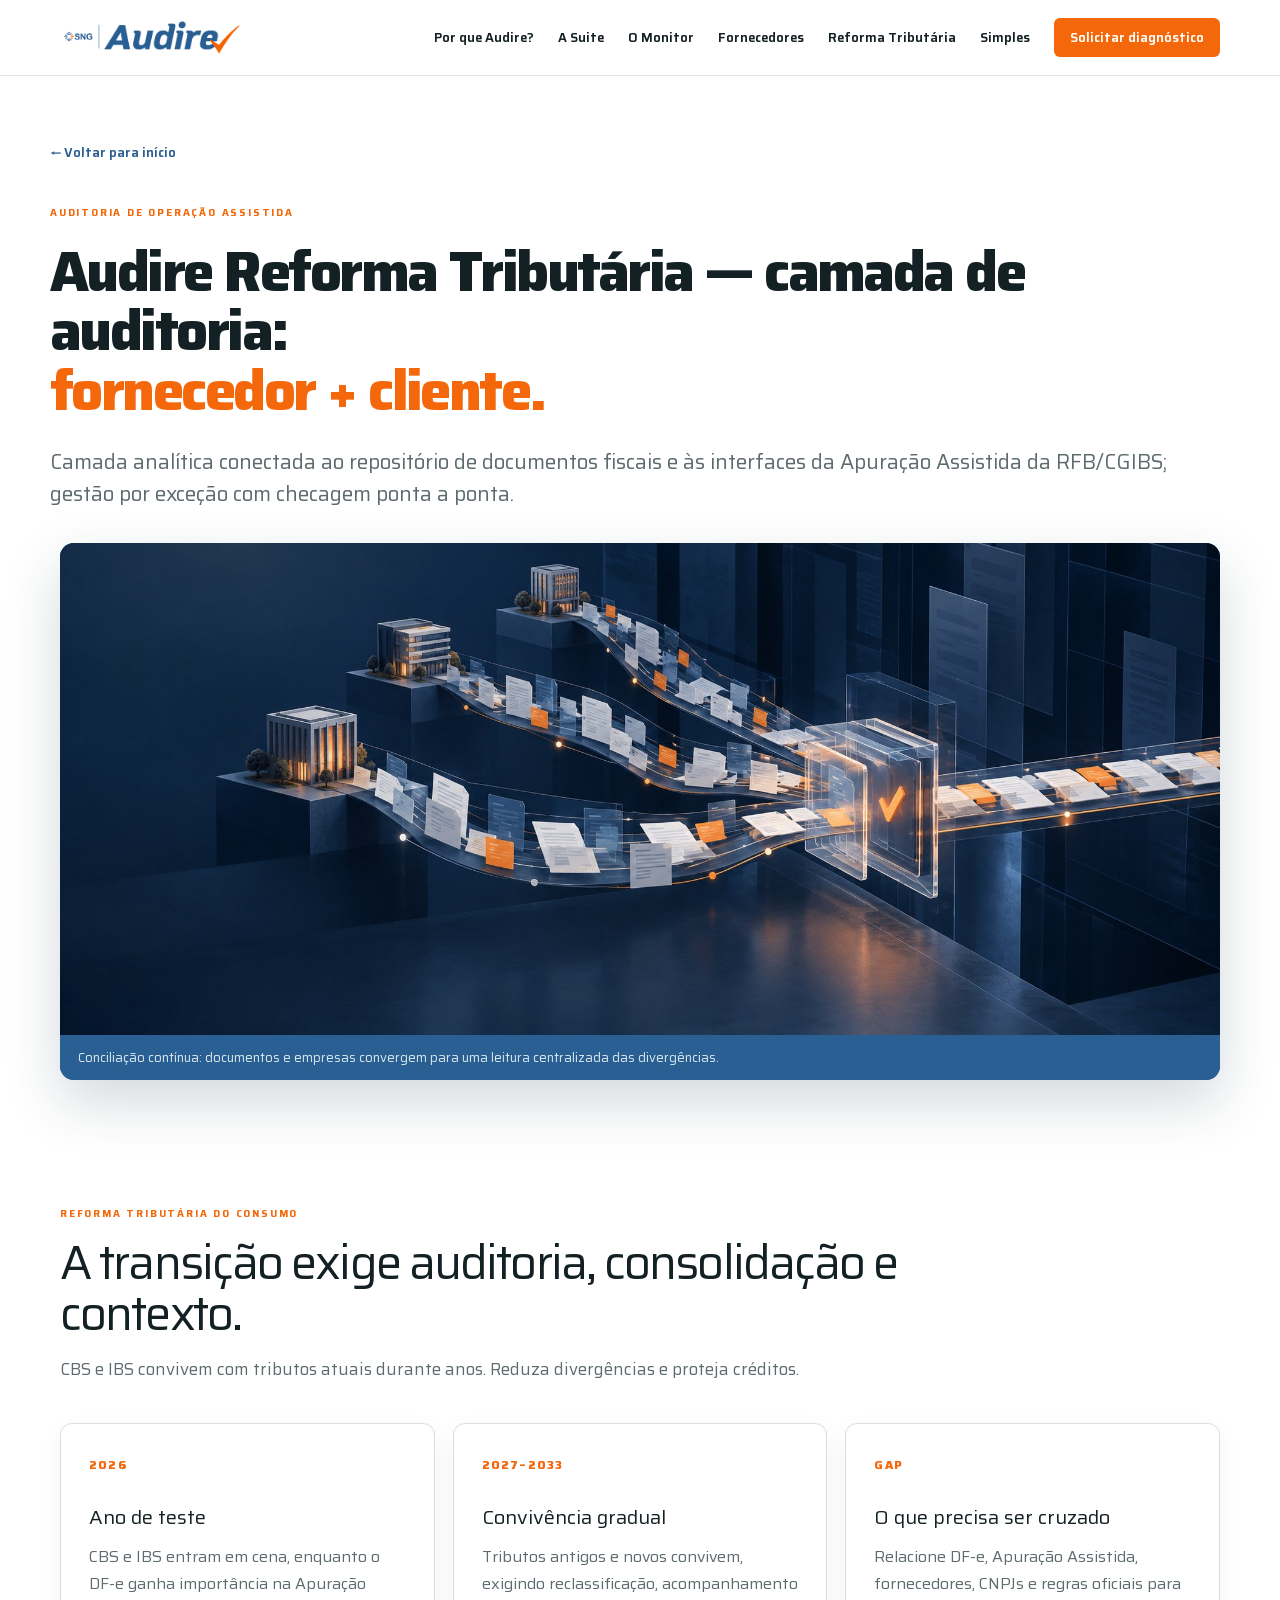
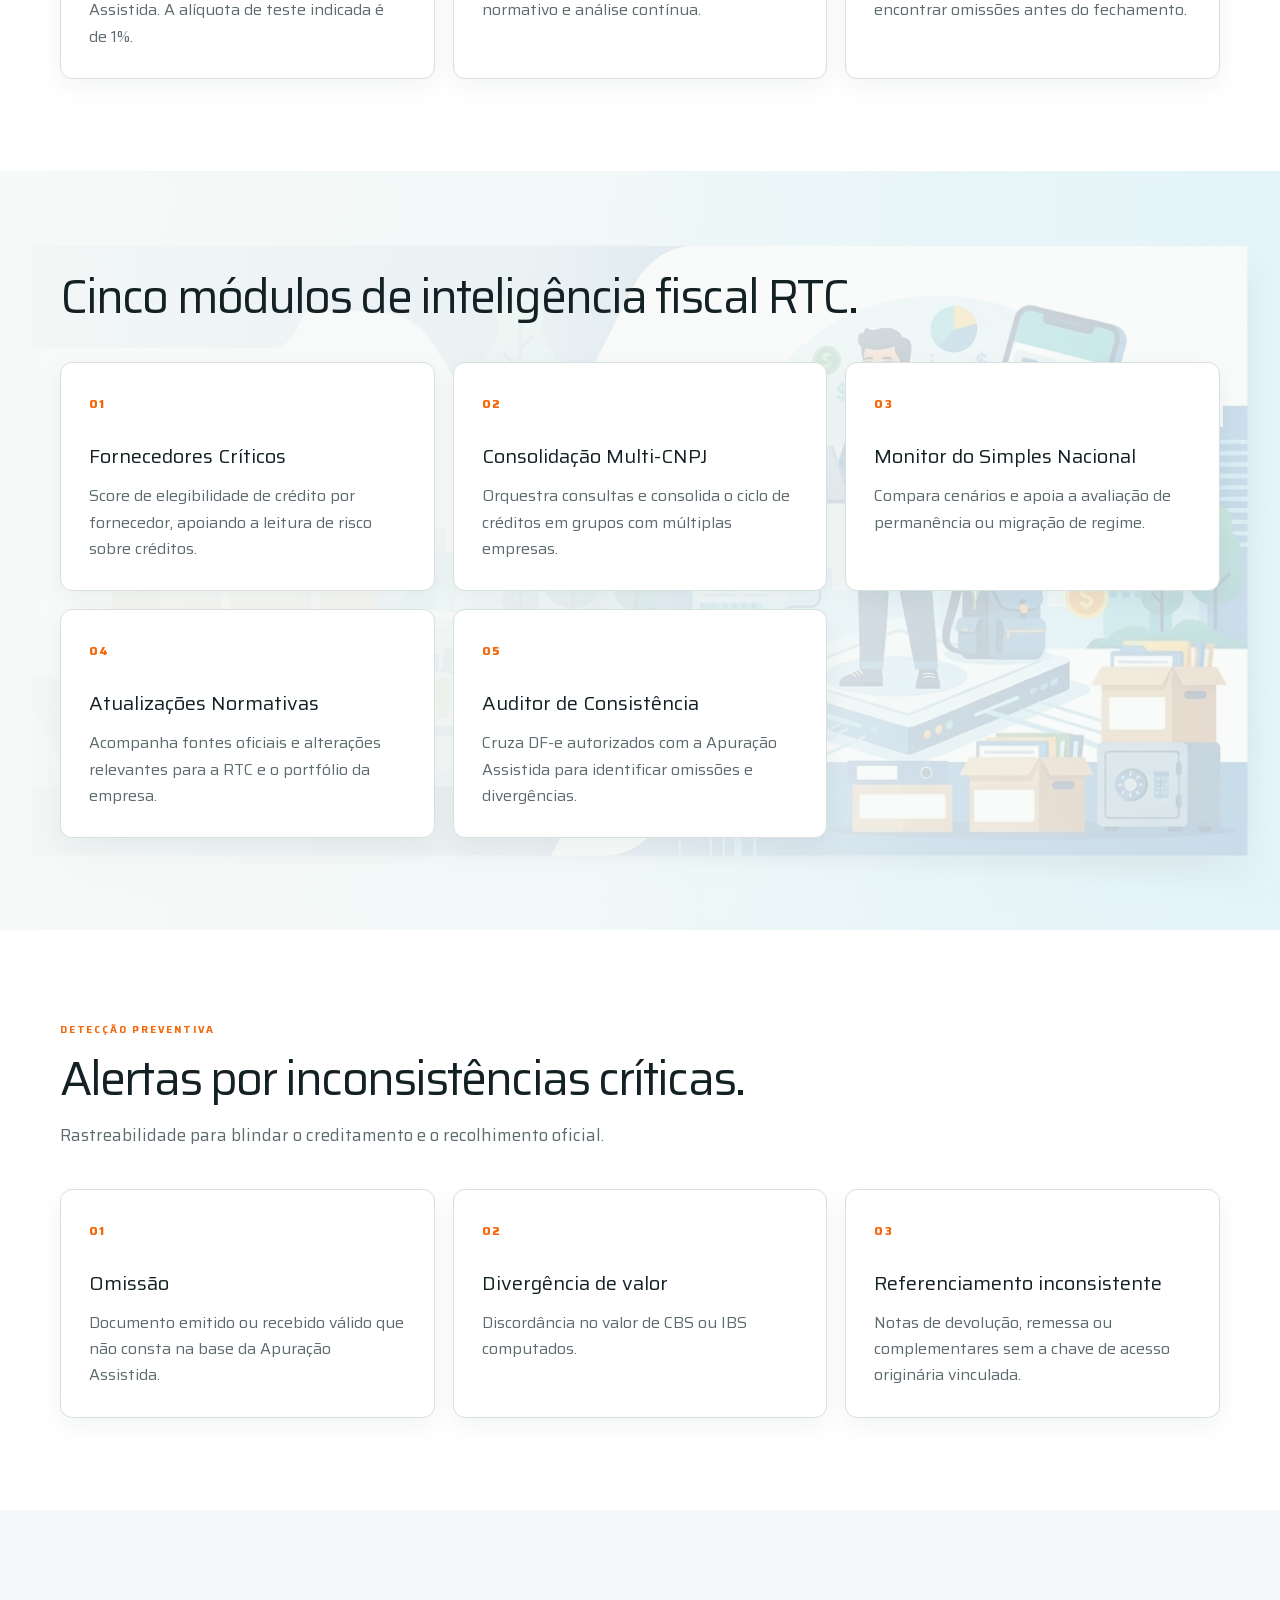
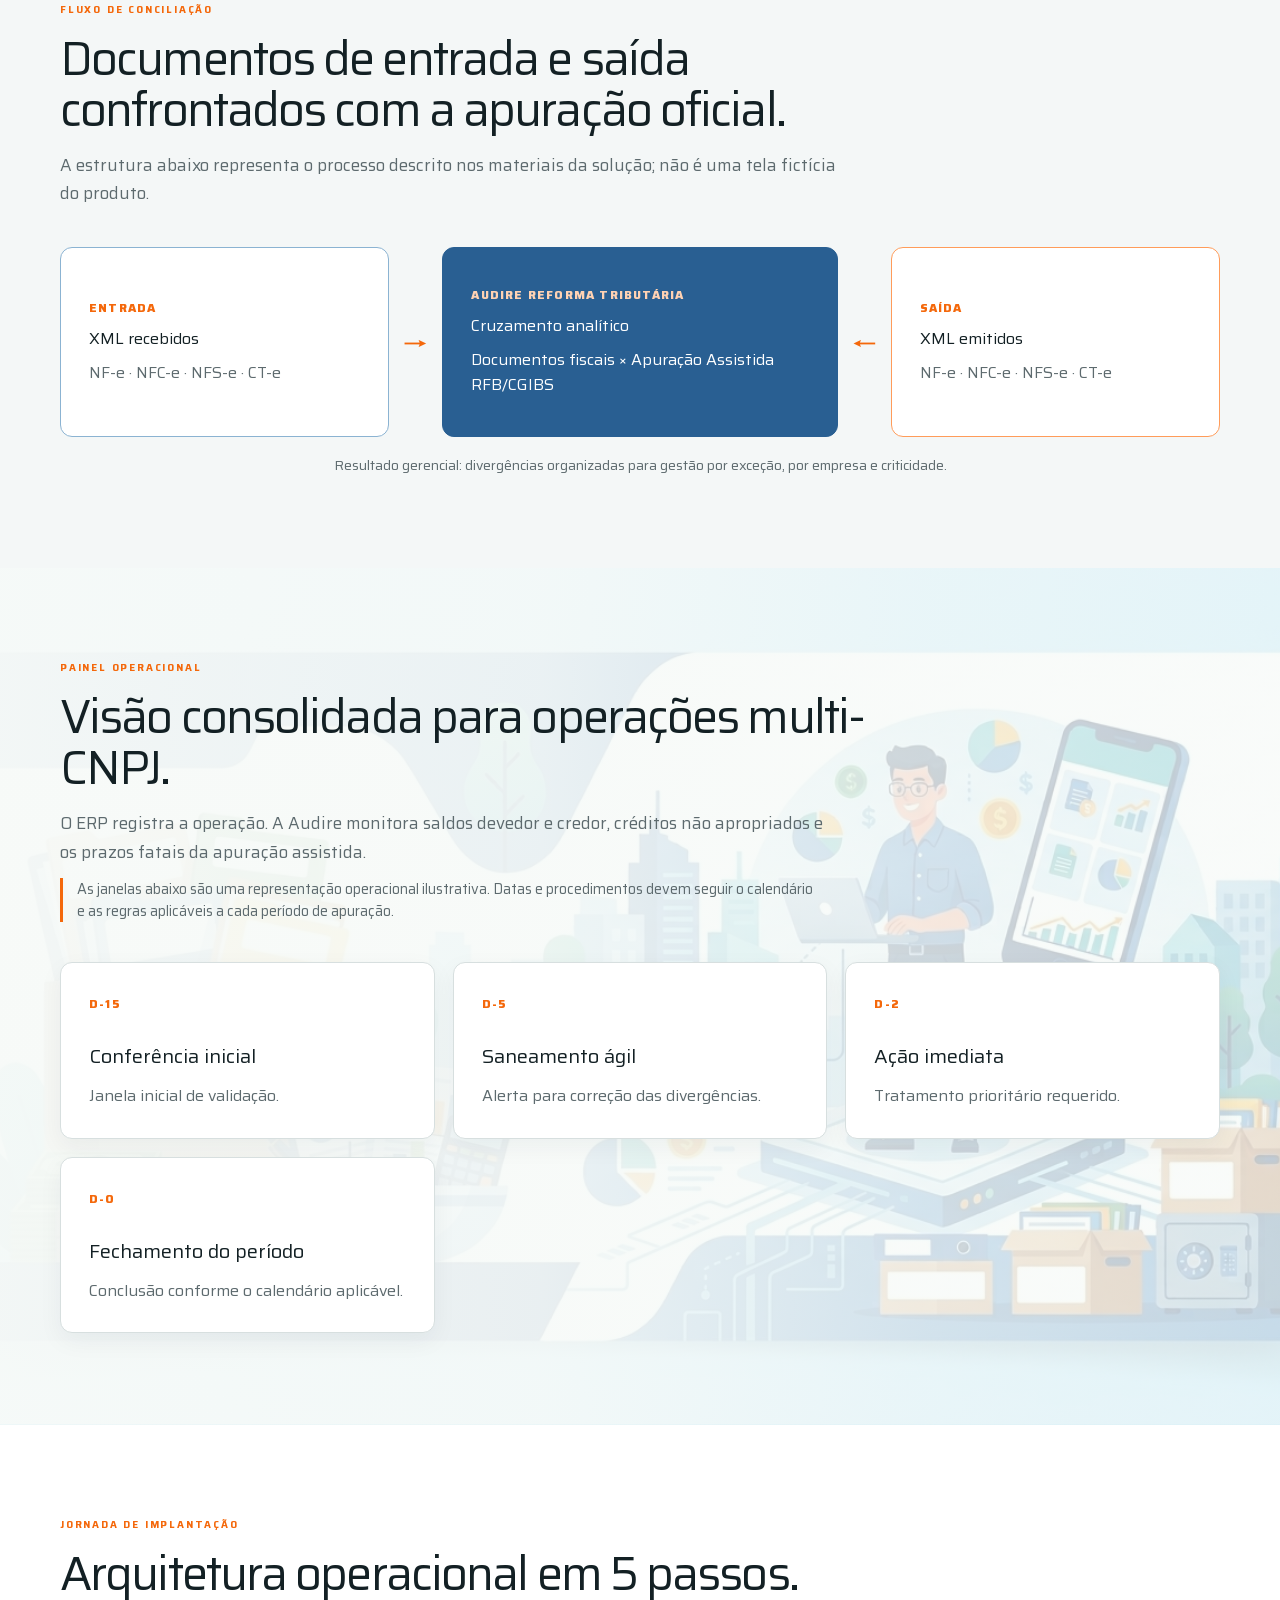
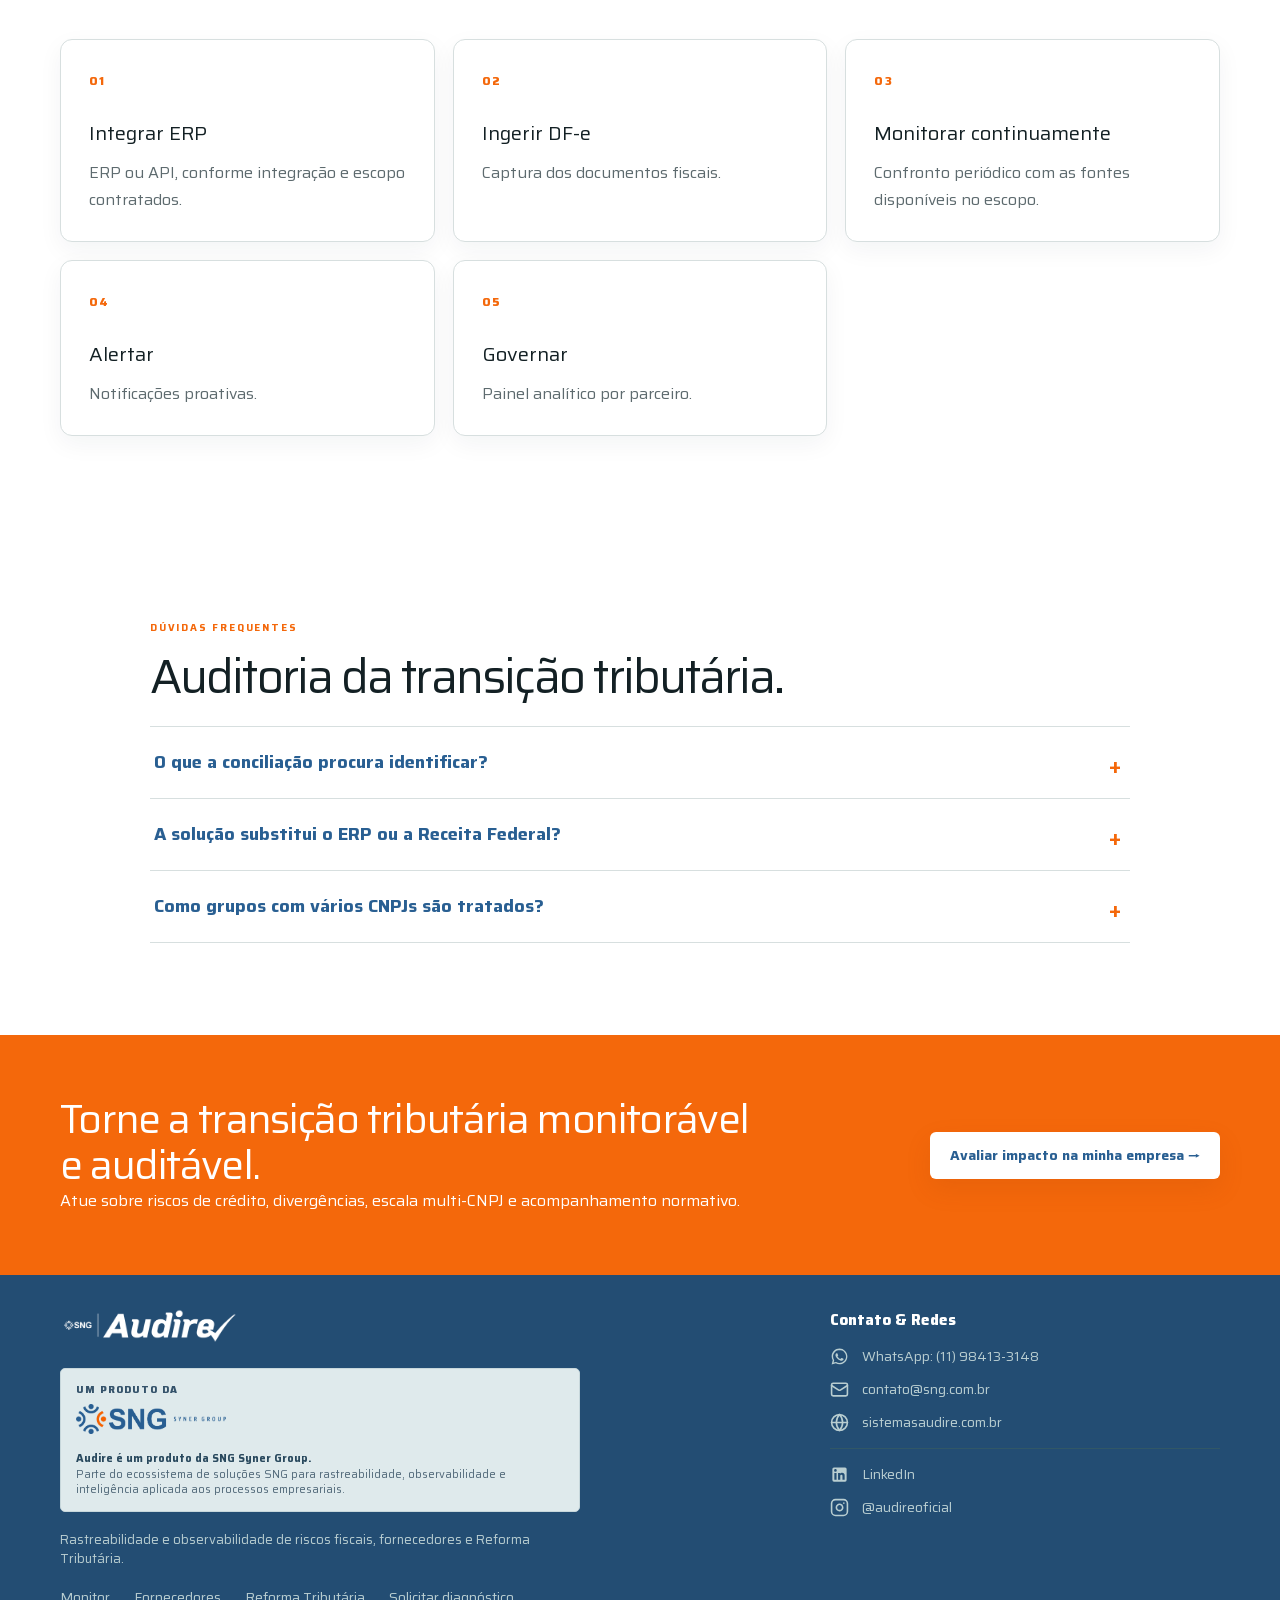
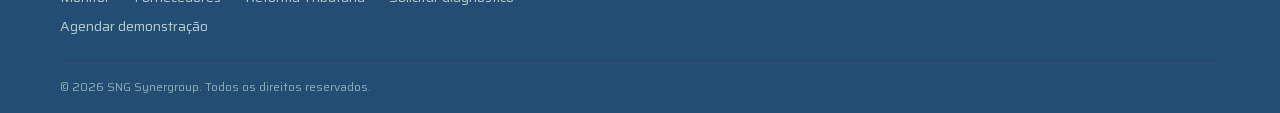
<file: reforma-tributaria.html>
<!doctype html>
<html lang="pt-BR">
  <head>
    <meta charset="utf-8" />
    <meta name="viewport" content="width=device-width,initial-scale=1" />
    <title>Audire Reforma Tributária | IBS, CBS e Apuração Assistida</title>
    <meta
      name="description"
      content="Concilie DF-e, IBS e CBS com a Apuração Assistida, identifique omissões e divergências e consolide riscos da Reforma Tributária por CNPJ."
    />
    <meta name="robots" content="index,follow,max-image-preview:large" />
    <link
      rel="canonical"
      href="https://www.sistemasaudire.com.br/reforma-tributaria"
    />
    <meta property="og:locale" content="pt_BR" />
    <meta property="og:type" content="website" />
    <meta property="og:site_name" content="Audire" />
    <meta
      property="og:title"
      content="Audire Reforma Tributária | Auditoria da transição do consumo"
    />
    <meta
      property="og:description"
      content="Conciliação de documentos fiscais, IBS, CBS e Apuração Assistida para operações multi-CNPJ."
    />
    <meta
      property="og:url"
      content="https://www.sistemasaudire.com.br/reforma-tributaria"
    />
    <meta
      property="og:image"
      content="https://www.sistemasaudire.com.br/images/audire-rtc-conceito.jpg"
    />
    <meta property="og:image:width" content="1910" />
    <meta property="og:image:height" content="810" />
    <meta
      property="og:image:alt"
      content="Documentos fiscais de múltiplas empresas convergindo para validação central"
    />
    <meta name="twitter:card" content="summary_large_image" />
    <meta
      name="twitter:title"
      content="Audire Reforma Tributária | Auditoria de IBS e CBS"
    />
    <meta
      name="twitter:description"
      content="Identifique omissões e divergências na transição da Reforma Tributária."
    />
    <meta
      name="twitter:image"
      content="https://www.sistemasaudire.com.br/images/audire-rtc-conceito.jpg"
    />
    <meta name="theme-color" content="#295f92" />
    <link rel="icon" href="./favicon.ico" />
    <link rel="preconnect" href="https://fonts.googleapis.com" />
    <link rel="preconnect" href="https://fonts.gstatic.com" crossorigin />
    <link
      href="https://fonts.googleapis.com/css2?family=Saira:wght@100..900&display=swap"
      rel="stylesheet"
    />
    <link rel="stylesheet" href="./css/styles.css" />
    <link rel="stylesheet" href="./css/audire.css" />
    <script type="application/ld+json">
      {
        "@context": "https://schema.org",
        "@type": "SoftwareApplication",
        "name": "Audire Reforma Tributária",
        "applicationCategory": "BusinessApplication",
        "operatingSystem": "Web",
        "url": "https://www.sistemasaudire.com.br/reforma-tributaria",
        "description": "Auditoria e conciliação da Reforma Tributária do Consumo, IBS, CBS e Apuração Assistida.",
        "provider": { "@id": "https://www.sistemasaudire.com.br/#organization" }
      }
    </script>
  </head>
  <body class="">
    <header class="site-header">
      <div class="container nav-wrap">
        <a class="brand" href="./index.html" aria-label="Audire início"
          ><img
            src="./images/logo-audire.png"
            alt="SNG Audire"
            width="2048"
            height="341"
        /></a>
        <button class="menu-button" aria-label="Abrir menu">
          <svg
            viewBox="0 0 24 24"
            width="24"
            height="24"
            fill="none"
            stroke="currentColor"
            stroke-width="2"
          >
            <path d="M4 5h16M4 12h16M4 19h16" />
          </svg>
        </button>
        <nav class="main-nav" aria-label="Navegação principal">
          <a href="./por-que-audire.html">Por que Audire?</a
          ><a href="./suite.html">A Suite</a
          ><a href="./monitor.html">O Monitor</a
          ><a href="./fornecedores.html">Fornecedores</a
          ><a class="nav-login" href="./reforma-tributaria.html"
            >Reforma Tributária</a
          ><a href="./simples.html">Simples</a
          ><a class="button button-small" href="./contato.html"
            >Solicitar diagnóstico</a
          >
        </nav>
      </div>
    </header>
    <main>
      <div class="inner-page">
        <div class="container">
          <a class="back-link" href="./index.html">← Voltar para início</a>
          <div class="eyebrow">Auditoria de Operação Assistida</div>
          <h1>
            Audire Reforma Tributária — camada de auditoria:<br /><span
              >fornecedor + cliente.</span
            >
          </h1>
          <p class="page-lead">
            Camada analítica conectada ao repositório de documentos fiscais e às
            interfaces da Apuração Assistida da RFB/CGIBS; gestão por exceção
            com checagem ponta a ponta.
          </p>
        </div>
      </div>
      <div class="container editorial-visual">
        <figure>
          <img
            src="./images/audire-rtc-conceito.jpg"
            alt="Representação conceitual de documentos fiscais de múltiplas empresas convergindo para uma camada de validação"
            width="1910"
            height="810"
            loading="eager"
          />
          <figcaption>
            Conciliação contínua: documentos e empresas convergem para uma
            leitura centralizada das divergências.
          </figcaption>
        </figure>
      </div>
      <section class="section">
        <div class="container">
          <div class="section-heading">
            <div class="eyebrow">Reforma Tributária do Consumo</div>
            <h2>A transição exige auditoria, consolidação e contexto.</h2>
            <p class="lead">
              CBS e IBS convivem com tributos atuais durante anos. Reduza
              divergências e proteja créditos.
            </p>
          </div>
          <div class="pain-grid">
            <article class="pain-card">
              <span>2026</span>
              <h3>Ano de teste</h3>
              <p>
                CBS e IBS entram em cena, enquanto o DF-e ganha importância na
                Apuração Assistida. A alíquota de teste indicada é de 1%.
              </p>
            </article>
            <article class="pain-card">
              <span>2027–2033</span>
              <h3>Convivência gradual</h3>
              <p>
                Tributos antigos e novos convivem, exigindo reclassificação,
                acompanhamento normativo e análise contínua.
              </p>
            </article>
            <article class="pain-card">
              <span>GAP</span>
              <h3>O que precisa ser cruzado</h3>
              <p>
                Relacione DF-e, Apuração Assistida, fornecedores, CNPJs e regras
                oficiais para encontrar omissões antes do fechamento.
              </p>
            </article>
          </div>
        </div>
      </section>
      <section class="section rule-zone">
        <div class="container">
          <div class="section-heading">
            <h2>Cinco módulos de inteligência fiscal RTC.</h2>
          </div>
          <div class="pain-grid">
            <article class="pain-card">
              <span>01</span>
              <h3>Fornecedores Críticos</h3>
              <p>
                Score de elegibilidade de crédito por fornecedor, apoiando a
                leitura de risco sobre créditos.
              </p>
            </article>
            <article class="pain-card">
              <span>02</span>
              <h3>Consolidação Multi-CNPJ</h3>
              <p>
                Orquestra consultas e consolida o ciclo de créditos em grupos
                com múltiplas empresas.
              </p>
            </article>
            <article class="pain-card">
              <span>03</span>
              <h3>Monitor do Simples Nacional</h3>
              <p>
                Compara cenários e apoia a avaliação de permanência ou migração
                de regime.
              </p>
            </article>
            <article class="pain-card">
              <span>04</span>
              <h3>Atualizações Normativas</h3>
              <p>
                Acompanha fontes oficiais e alterações relevantes para a RTC e o
                portfólio da empresa.
              </p>
            </article>
            <article class="pain-card">
              <span>05</span>
              <h3>Auditor de Consistência</h3>
              <p>
                Cruza DF-e autorizados com a Apuração Assistida para identificar
                omissões e divergências.
              </p>
            </article>
          </div>
        </div>
      </section>
      <section class="section">
        <div class="container">
          <div class="section-heading">
            <div class="eyebrow">Detecção Preventiva</div>
            <h2>Alertas por inconsistências críticas.</h2>
            <p class="lead">
              Rastreabilidade para blindar o creditamento e o recolhimento
              oficial.
            </p>
          </div>
          <div class="pain-grid">
            <article class="pain-card">
              <span>01</span>
              <h3>Omissão</h3>
              <p>
                Documento emitido ou recebido válido que não consta na base da
                Apuração Assistida.
              </p>
            </article>
            <article class="pain-card">
              <span>02</span>
              <h3>Divergência de valor</h3>
              <p>Discordância no valor de CBS ou IBS computados.</p>
            </article>
            <article class="pain-card">
              <span>03</span>
              <h3>Referenciamento inconsistente</h3>
              <p>
                Notas de devolução, remessa ou complementares sem a chave de
                acesso originária vinculada.
              </p>
            </article>
          </div>
        </div>
      </section>
      <section class="section rtc-flow-section">
        <div class="container">
          <div class="section-heading">
            <div class="eyebrow">Fluxo de conciliação</div>
            <h2>
              Documentos de entrada e saída confrontados com a apuração oficial.
            </h2>
            <p class="lead">
              A estrutura abaixo representa o processo descrito nos materiais da
              solução; não é uma tela fictícia do produto.
            </p>
          </div>
          <div class="rtc-flow" aria-label="Fluxo contínuo de conciliação RTC">
            <div class="rtc-node">
              <span>Entrada</span>
              <h3>XML recebidos</h3>
              <p>NF-e · NFC-e · NFS-e · CT-e</p>
            </div>
            <div class="rtc-arrow" aria-hidden="true">→</div>
            <div class="rtc-node core">
              <span>Audire Reforma Tributária</span>
              <h3>Cruzamento analítico</h3>
              <p>Documentos fiscais × Apuração Assistida RFB/CGIBS</p>
            </div>
            <div class="rtc-arrow" aria-hidden="true">←</div>
            <div class="rtc-node output">
              <span>Saída</span>
              <h3>XML emitidos</h3>
              <p>NF-e · NFC-e · NFS-e · CT-e</p>
            </div>
          </div>
          <p class="flow-note">
            Resultado gerencial: divergências organizadas para gestão por
            exceção, por empresa e criticidade.
          </p>
        </div>
      </section>
      <section class="section rule-zone">
        <div class="container">
          <div class="section-heading">
            <div class="eyebrow">Painel Operacional</div>
            <h2>Visão consolidada para operações multi-CNPJ.</h2>
            <p class="lead">
              O ERP registra a operação. A Audire monitora saldos devedor e
              credor, créditos não apropriados e os prazos fatais da apuração
              assistida.
            </p>
            <p class="example-note">
              As janelas abaixo são uma representação operacional ilustrativa.
              Datas e procedimentos devem seguir o calendário e as regras
              aplicáveis a cada período de apuração.
            </p>
          </div>
          <div class="pain-grid">
            <article class="pain-card">
              <span>D-15</span>
              <h3>Conferência inicial</h3>
              <p>Janela inicial de validação.</p>
            </article>
            <article class="pain-card">
              <span>D-5</span>
              <h3>Saneamento ágil</h3>
              <p>Alerta para correção das divergências.</p>
            </article>
            <article class="pain-card">
              <span>D-2</span>
              <h3>Ação imediata</h3>
              <p>Tratamento prioritário requerido.</p>
            </article>
            <article class="pain-card">
              <span>D-0</span>
              <h3>Fechamento do período</h3>
              <p>Conclusão conforme o calendário aplicável.</p>
            </article>
          </div>
        </div>
      </section>
      <section class="section">
        <div class="container">
          <div class="section-heading">
            <div class="eyebrow">Jornada de Implantação</div>
            <h2>Arquitetura operacional em 5 passos.</h2>
          </div>
          <div class="pain-grid">
            <article class="pain-card">
              <span>01</span>
              <h3>Integrar ERP</h3>
              <p>ERP ou API, conforme integração e escopo contratados.</p>
            </article>
            <article class="pain-card">
              <span>02</span>
              <h3>Ingerir DF-e</h3>
              <p>Captura dos documentos fiscais.</p>
            </article>
            <article class="pain-card">
              <span>03</span>
              <h3>Monitorar continuamente</h3>
              <p>Confronto periódico com as fontes disponíveis no escopo.</p>
            </article>
            <article class="pain-card">
              <span>04</span>
              <h3>Alertar</h3>
              <p>Notificações proativas.</p>
            </article>
            <article class="pain-card">
              <span>05</span>
              <h3>Governar</h3>
              <p>Painel analítico por parceiro.</p>
            </article>
          </div>
        </div>
      </section>
      <section class="section">
        <div class="container faq-wrap">
          <div class="section-heading">
            <div class="eyebrow">Dúvidas frequentes</div>
            <h2>Auditoria da transição tributária.</h2>
          </div>
          <details>
            <summary>O que a conciliação procura identificar?</summary>
            <p>
              Omissões de documentos, divergências de valores de IBS/CBS e
              inconsistências de referenciamento que possam afetar a leitura da
              apuração.
            </p>
          </details>
          <details>
            <summary>A solução substitui o ERP ou a Receita Federal?</summary>
            <p>
              Não. A proposta confirmada é complementar essas fontes com
              consolidação, auditoria e observabilidade da transição.
            </p>
          </details>
          <details>
            <summary>Como grupos com vários CNPJs são tratados?</summary>
            <p>
              As informações são consolidadas para leitura corporativa,
              preservando a visibilidade das unidades e das divergências
              associadas.
            </p>
          </details>
        </div>
      </section>
      <section class="cta-section">
        <div class="container cta-grid">
          <div>
            <h2>Torne a transição tributária monitorável e auditável.</h2>
            <p>
              Atue sobre riscos de crédito, divergências, escala multi-CNPJ e
              acompanhamento normativo.
            </p>
          </div>
          <a class="button" href="./contato.html"
            >Avaliar impacto na minha empresa →</a
          >
        </div>
      </section>
    </main>
    <footer class="site-footer" id="contato-footer">
      <div class="container footer-grid">
        <div class="footer-brand">
          <a class="footer-logo" aria-label="Audire início" href="./index.html"
            ><img
              src="./images/logo-audire.png"
              alt="SNG Audire"
              width="2048"
              height="341"
          /></a>
          <div class="syner-signature">
            <div class="syner-label">Um produto da</div>
            <a
              class="syner-logo-box"
              href="https://sng.com.br/site/index.php"
              target="_blank"
              rel="noopener"
              aria-label="Conheça a SNG Syner Group"
              ><img
                class="footer-sng-logo"
                src="./images/logo-sng-synergroup.png"
                alt="SNG Syner Group"
                width="1772"
                height="355"
            /></a>
            <p class="syner-copy">
              <strong>Audire é um produto da SNG Syner Group.</strong
              ><br />Parte do ecossistema de soluções SNG para rastreabilidade,
              observabilidade e inteligência aplicada aos processos
              empresariais.
            </p>
          </div>
          <p>
            Rastreabilidade e observabilidade de riscos fiscais, fornecedores e
            Reforma Tributária.
          </p>
          <div class="footer-links">
            <a href="./monitor.html">Monitor</a
            ><a href="./fornecedores.html">Fornecedores</a
            ><a href="./reforma-tributaria.html">Reforma Tributária</a
            ><a href="./contato.html">Solicitar diagnóstico</a
            ><a
              href="https://lp.audirecont.com.br/"
              target="_blank"
              rel="noopener"
              >Agendar demonstração</a
            >
          </div>
        </div>
        <div class="footer-contact">
          <div class="foot-group-title">Contato &amp; Redes</div>
          <div class="foot-contact-box">
            <a href="https://wa.me/5511984133148" target="_blank" rel="noopener"
              ><svg viewBox="0 0 24 24" aria-hidden="true">
                <path
                  d="M12.04 2c-5.46 0-9.91 4.45-9.91 9.91 0 1.75.46 3.45 1.32 4.95L2.05 22l5.25-1.38c1.45.79 3.08 1.21 4.74 1.21 5.46 0 9.91-4.45 9.91-9.91 0-2.65-1.03-5.14-2.9-7.01A9.816 9.816 0 0 0 12.04 2zm.01 1.67c4.55 0 8.24 3.69 8.24 8.24 0 2.2-.86 4.27-2.42 5.82a8.206 8.206 0 0 1-5.82 2.42c-1.45 0-2.88-.38-4.14-1.11l-.3-.17-3.08.81.82-2.99-.19-.31c-.8-1.28-1.23-2.77-1.23-4.3 0-4.55 3.69-8.24 8.24-8.24zm4.52 10.97c-.25-.12-1.47-.72-1.69-.81-.23-.08-.39-.12-.56.12-.17.25-.66.81-.81.98-.15.17-.31.19-.56.06-.25-.12-1.05-.39-2.01-1.24-.74-.66-1.25-1.48-1.39-1.73-.15-.25-.02-.38.11-.5.11-.11.25-.29.38-.44.12-.15.17-.25.25-.42.08-.17.04-.31-.02-.44-.06-.12-.56-1.35-.77-1.85-.2-.48-.41-.42-.56-.43h-.48c-.17 0-.44.06-.67.31-.23.25-.88.86-.88 2.1 0 1.24.9 2.44 1.03 2.61.12.17 1.77 2.7 4.29 3.79.6.26 1.07.41 1.43.53.6.19 1.15.16 1.58.1.48-.07 1.47-.6 1.68-1.18.21-.58.21-1.07.15-1.18-.07-.11-.23-.17-.48-.29z"
                ></path></svg
              ><span>WhatsApp: (11) 98413-3148</span></a
            >
            <a href="mailto:contato@sng.com.br"
              ><svg
                viewBox="0 0 24 24"
                aria-hidden="true"
                fill="none"
                stroke="currentColor"
                stroke-width="2"
              >
                <rect x="2" y="4" width="20" height="16" rx="2"></rect>
                <path d="m22 7-8.97 5.7a1.94 1.94 0 0 1-2.06 0L2 7"></path></svg
              ><span>contato@sng.com.br</span></a
            >
            <a
              href="https://www.sistemasaudire.com.br/"
              target="_blank"
              rel="noopener"
              ><svg
                viewBox="0 0 24 24"
                aria-hidden="true"
                fill="none"
                stroke="currentColor"
                stroke-width="2"
              >
                <circle cx="12" cy="12" r="10"></circle>
                <path
                  d="M2 12h20M12 2a15.3 15.3 0 0 1 4 10 15.3 15.3 0 0 1-4 10 15.3 15.3 0 0 1-4-10 15.3 15.3 0 0 1 4-10z"
                ></path></svg
              ><span>sistemasaudire.com.br</span></a
            >
            <hr />
            <a
              href="https://www.linkedin.com/company/audirecont/home/"
              target="_blank"
              rel="noopener"
              ><svg viewBox="0 0 24 24" aria-hidden="true">
                <path
                  d="M19 3a2 2 0 0 1 2 2v14a2 2 0 0 1-2 2H5a2 2 0 0 1-2-2V5a2 2 0 0 1 2-2h14m-.5 15.5v-5.3a3.26 3.26 0 0 0-3.26-3.26c-.85 0-1.84.52-2.28 1.3v-1.11h-2.79v8.37h2.79v-4.93c0-.77.62-1.4 1.39-1.4a1.4 1.4 0 0 1 1.4 1.4v4.93h2.75M6.88 8.56a1.68 1.68 0 0 0 1.68-1.68c0-.93-.75-1.69-1.68-1.69a1.69 1.69 0 0 0-1.69 1.69c0 .93.76 1.68 1.69 1.68m1.39 9.94v-8.37H5.5v8.37h2.77z"
                ></path></svg
              ><span>LinkedIn</span></a
            >
            <a
              href="https://www.instagram.com/audireoficial/"
              target="_blank"
              rel="noopener"
              ><svg
                viewBox="0 0 24 24"
                aria-hidden="true"
                fill="none"
                stroke="currentColor"
                stroke-width="2"
              >
                <rect x="2" y="2" width="20" height="20" rx="5"></rect>
                <path
                  d="M16 11.37A4 4 0 1 1 12.63 8 4 4 0 0 1 16 11.37z"
                ></path>
                <path d="M17.5 6.5h.01"></path></svg
              ><span>@audireoficial</span></a
            >
          </div>
        </div>
      </div>
      <div class="container footer-bottom">
        © 2026 SNG Synergroup. Todos os direitos reservados.
      </div>
    </footer>
    <script src="./js/site.js" defer></script>
  </body>
</html>
</file>
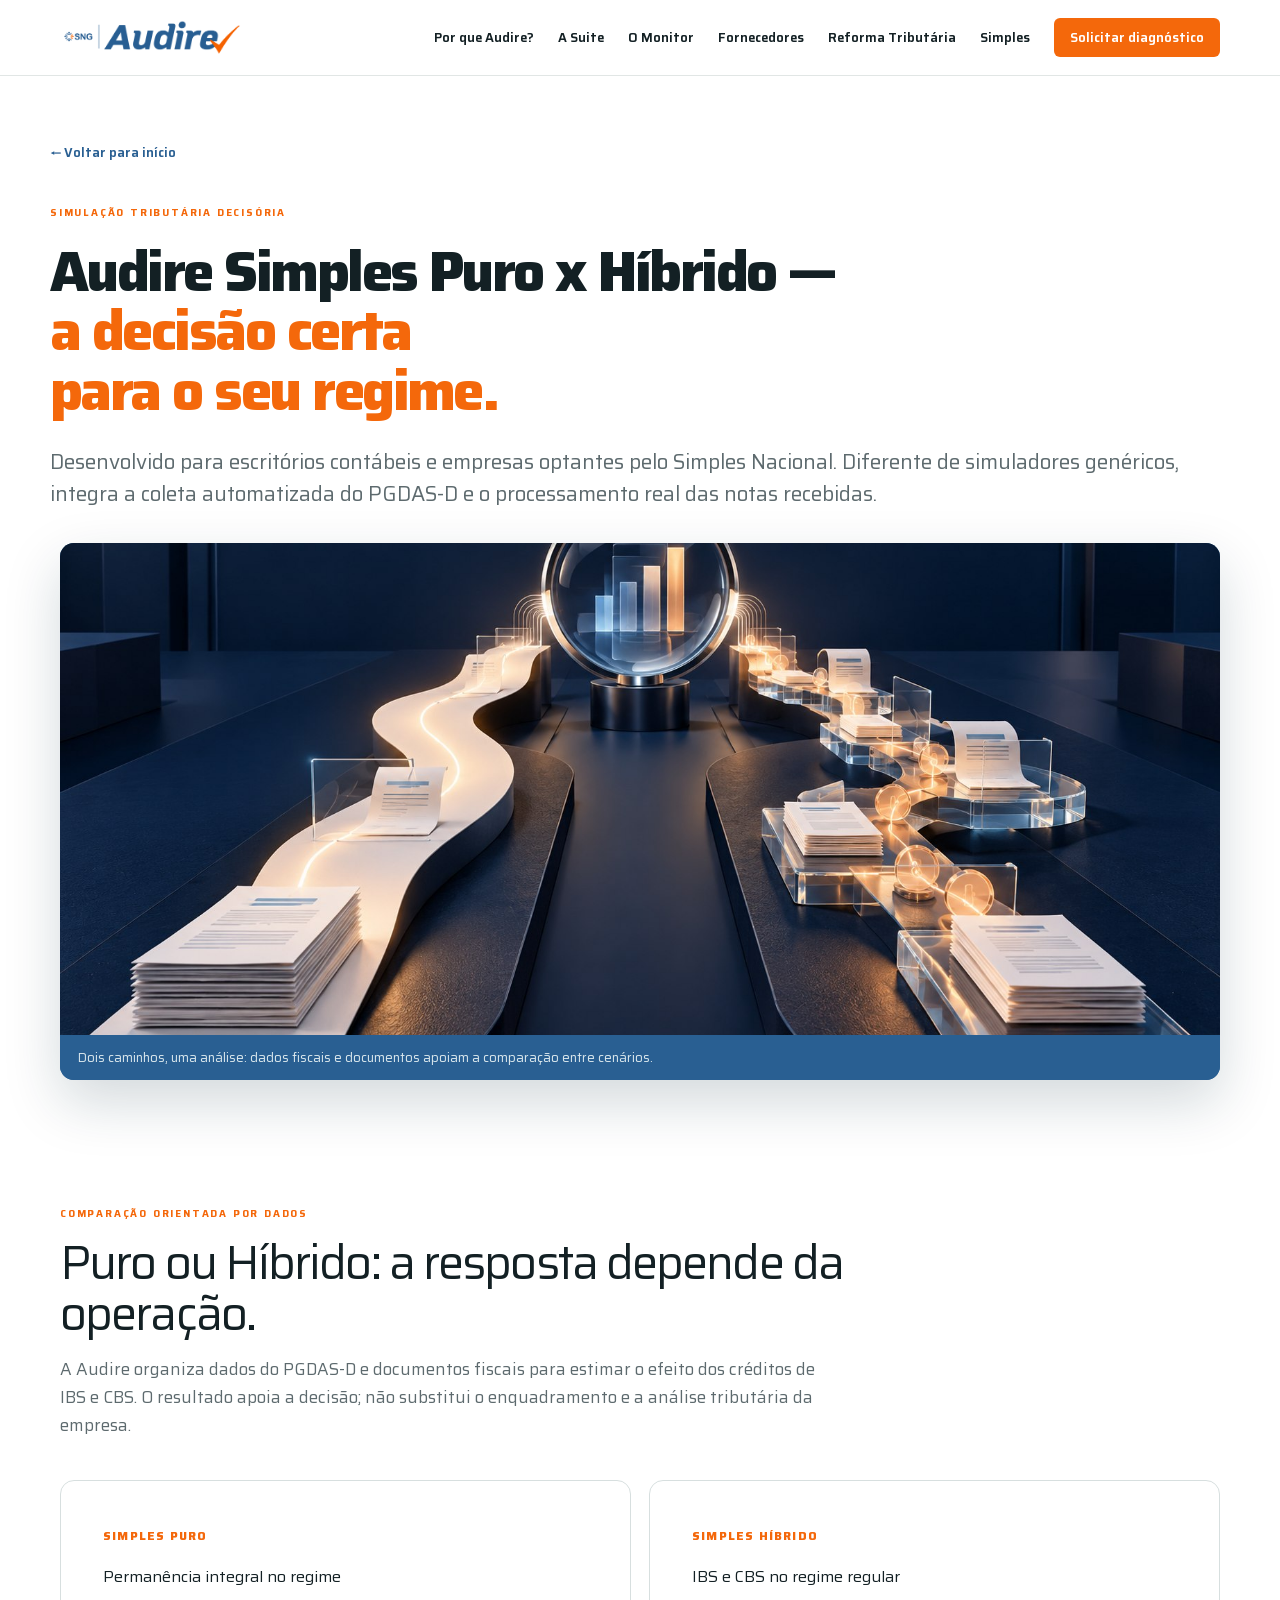
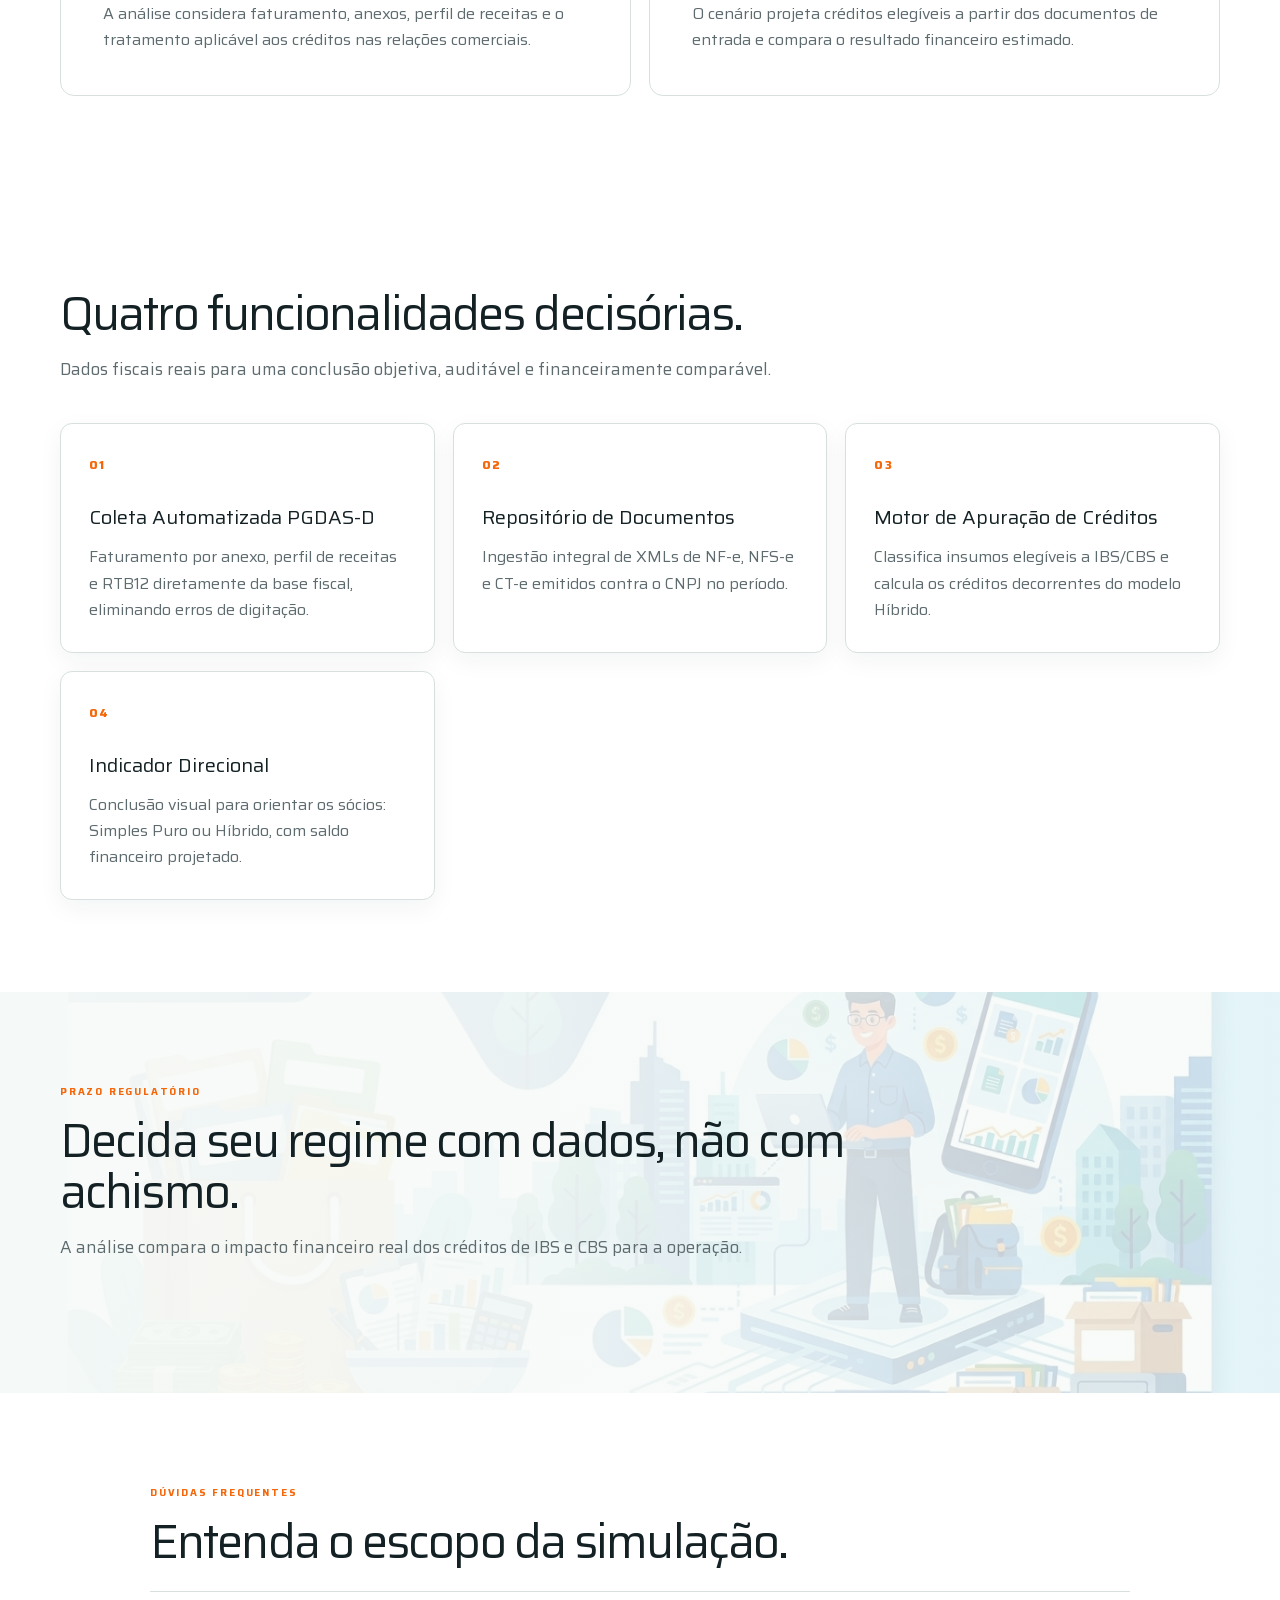
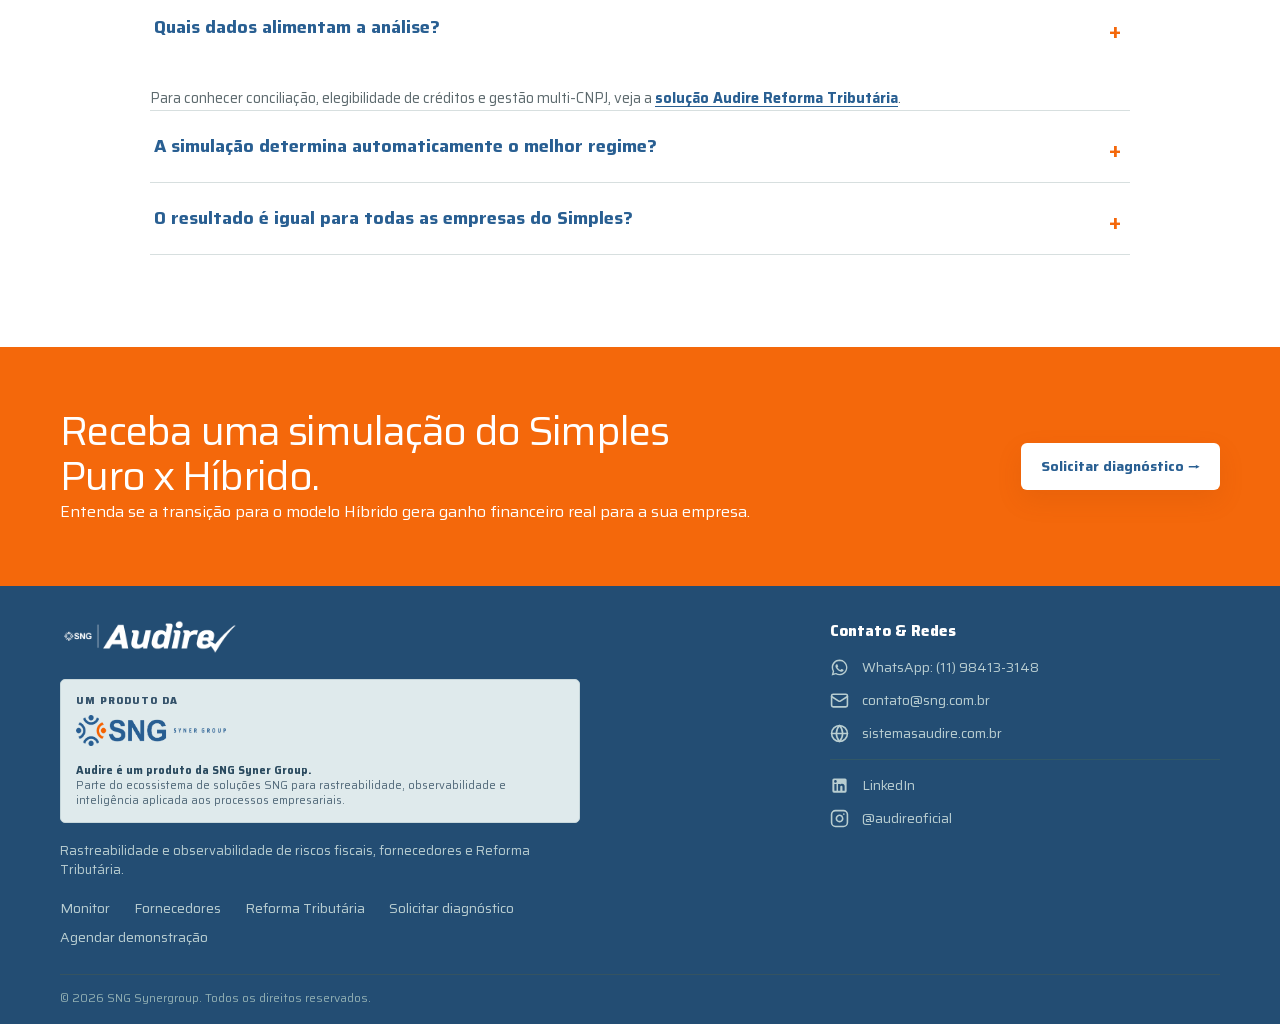
<file: simples.html>
<!doctype html>
<html lang="pt-BR">
  <head>
    <meta charset="utf-8" />
    <meta name="viewport" content="width=device-width,initial-scale=1" />
    <title>Simples Puro x Híbrido | Simulação tributária Audire</title>
    <meta
      name="description"
      content="Compare Simples Puro e Híbrido com dados do PGDAS-D, XMLs e projeção de créditos de IBS e CBS para apoiar a decisão do regime tributário."
    />
    <meta name="robots" content="index,follow,max-image-preview:large" />
    <link rel="canonical" href="https://www.sistemasaudire.com.br/simples" />
    <meta property="og:locale" content="pt_BR" />
    <meta property="og:type" content="website" />
    <meta property="og:site_name" content="Audire" />
    <meta
      property="og:title"
      content="Simples Puro x Híbrido | Simulação tributária Audire"
    />
    <meta
      property="og:description"
      content="Compare cenários com PGDAS-D e documentos fiscais reais para estimar créditos de IBS e CBS."
    />
    <meta
      property="og:url"
      content="https://www.sistemasaudire.com.br/simples"
    />
    <meta
      property="og:image"
      content="https://www.sistemasaudire.com.br/images/audire-simples-conceito.jpg"
    />
    <meta property="og:image:width" content="1910" />
    <meta property="og:image:height" content="810" />
    <meta
      property="og:image:alt"
      content="Dois caminhos tributários comparados por uma análise central"
    />
    <meta name="twitter:card" content="summary_large_image" />
    <meta name="twitter:title" content="Simples Puro x Híbrido | Audire" />
    <meta
      name="twitter:description"
      content="Simule cenários com PGDAS-D, XMLs e créditos projetados de IBS e CBS."
    />
    <meta
      name="twitter:image"
      content="https://www.sistemasaudire.com.br/images/audire-simples-conceito.jpg"
    />
    <meta name="theme-color" content="#295f92" />
    <link rel="icon" href="./favicon.ico" />
    <link rel="preconnect" href="https://fonts.googleapis.com" />
    <link rel="preconnect" href="https://fonts.gstatic.com" crossorigin />
    <link
      href="https://fonts.googleapis.com/css2?family=Saira:wght@100..900&display=swap"
      rel="stylesheet"
    />
    <link rel="stylesheet" href="./css/styles.css" />
    <link rel="stylesheet" href="./css/audire.css" />
    <script type="application/ld+json">
      {
        "@context": "https://schema.org",
        "@type": "SoftwareApplication",
        "name": "Audire Simples Puro x Híbrido",
        "applicationCategory": "BusinessApplication",
        "operatingSystem": "Web",
        "url": "https://www.sistemasaudire.com.br/simples",
        "description": "Simulação tributária para comparação entre Simples Puro e Simples Híbrido.",
        "provider": { "@id": "https://www.sistemasaudire.com.br/#organization" }
      }
    </script>
  </head>
  <body>
    <header class="site-header">
      <div class="container nav-wrap">
        <a href="./index.html" class="brand"
          ><img src="./images/logo-audire.png" alt="Audire" /></a
        ><button
          class="menu-button"
          type="button"
          aria-label="Abrir menu"
          aria-expanded="false"
          aria-controls="menu-principal"
        >
          <svg
            viewBox="0 0 24 24"
            fill="none"
            stroke="currentColor"
            stroke-width="2"
            stroke-linecap="round"
            stroke-linejoin="round"
            aria-hidden="true"
          >
            <path d="M4 5h16"></path>
            <path d="M4 12h16"></path>
            <path d="M4 19h16"></path>
          </svg>
        </button>
        <nav class="main-nav" id="menu-principal">
          <a href="./por-que-audire.html">Por que Audire?</a
          ><a href="./suite.html">A Suite</a
          ><a href="./monitor.html">O Monitor</a
          ><a href="./fornecedores.html">Fornecedores</a
          ><a href="./reforma-tributaria.html">Reforma Tributária</a
          ><a href="./simples.html" aria-current="page">Simples</a
          ><a class="button button-small" href="./contato.html"
            >Solicitar diagnóstico</a
          >
        </nav>
      </div>
    </header>
    <main>
      <div class="inner-page">
        <div class="container">
          <a class="back-link" href="./index.html">← Voltar para início</a>
          <div class="eyebrow">Simulação Tributária Decisória</div>
          <h1>
            Audire Simples Puro x Híbrido —<br /><span
              >a decisão certa<br />para o seu regime.</span
            >
          </h1>
          <p class="page-lead">
            Desenvolvido para escritórios contábeis e empresas optantes pelo
            Simples Nacional. Diferente de simuladores genéricos, integra a
            coleta automatizada do PGDAS-D e o processamento real das notas
            recebidas.
          </p>
        </div>
      </div>
      <div class="container editorial-visual">
        <figure>
          <img
            src="./images/audire-simples-conceito.jpg"
            alt="Representação conceitual de dois caminhos tributários comparados por uma análise central"
            width="1910"
            height="810"
            loading="eager"
          />
          <figcaption>
            Dois caminhos, uma análise: dados fiscais e documentos apoiam a
            comparação entre cenários.
          </figcaption>
        </figure>
      </div>
      <section class="section">
        <div class="container">
          <div class="section-heading">
            <div class="eyebrow">Comparação orientada por dados</div>
            <h2>Puro ou Híbrido: a resposta depende da operação.</h2>
            <p class="lead">
              A Audire organiza dados do PGDAS-D e documentos fiscais para
              estimar o efeito dos créditos de IBS e CBS. O resultado apoia a
              decisão; não substitui o enquadramento e a análise tributária da
              empresa.
            </p>
          </div>
          <div class="compare-grid">
            <article>
              <span>Simples Puro</span>
              <h3>Permanência integral no regime</h3>
              <p>
                A análise considera faturamento, anexos, perfil de receitas e o
                tratamento aplicável aos créditos nas relações comerciais.
              </p>
            </article>
            <article>
              <span>Simples Híbrido</span>
              <h3>IBS e CBS no regime regular</h3>
              <p>
                O cenário projeta créditos elegíveis a partir dos documentos de
                entrada e compara o resultado financeiro estimado.
              </p>
            </article>
          </div>
        </div>
      </section>
      <section class="section">
        <div class="container">
          <div class="section-heading">
            <h2>Quatro funcionalidades decisórias.</h2>
            <p class="lead">
              Dados fiscais reais para uma conclusão objetiva, auditável e
              financeiramente comparável.
            </p>
          </div>
          <div class="pain-grid">
            <article class="pain-card">
              <span>01</span>
              <h3>Coleta Automatizada PGDAS-D</h3>
              <p>
                Faturamento por anexo, perfil de receitas e RTB12 diretamente da
                base fiscal, eliminando erros de digitação.
              </p>
            </article>
            <article class="pain-card">
              <span>02</span>
              <h3>Repositório de Documentos</h3>
              <p>
                Ingestão integral de XMLs de NF-e, NFS-e e CT-e emitidos contra
                o CNPJ no período.
              </p>
            </article>
            <article class="pain-card">
              <span>03</span>
              <h3>Motor de Apuração de Créditos</h3>
              <p>
                Classifica insumos elegíveis a IBS/CBS e calcula os créditos
                decorrentes do modelo Híbrido.
              </p>
            </article>
            <article class="pain-card">
              <span>04</span>
              <h3>Indicador Direcional</h3>
              <p>
                Conclusão visual para orientar os sócios: Simples Puro ou
                Híbrido, com saldo financeiro projetado.
              </p>
            </article>
          </div>
        </div>
      </section>
      <section class="section rule-zone">
        <div class="container">
          <div class="section-heading">
            <div class="eyebrow">Prazo Regulatório</div>
            <h2>Decida seu regime com dados, não com achismo.</h2>
            <p class="lead">
              A análise compara o impacto financeiro real dos créditos de IBS e
              CBS para a operação.
            </p>
          </div>
        </div>
      </section>
      <section class="section">
        <div class="container faq-wrap">
          <div class="section-heading">
            <div class="eyebrow">Dúvidas frequentes</div>
            <h2>Entenda o escopo da simulação.</h2>
          </div>
          <details>
            <summary>Quais dados alimentam a análise?</summary>
            <p>
              Os materiais confirmam coleta do PGDAS-D por procuração eletrônica
              homologada e ingestão de XMLs de NF-e, NFS-e e CT-e do período
              analisado.
            </p>
          </details>
          <p class="faq-related-link">
            Para conhecer conciliação, elegibilidade de créditos e gestão
            multi-CNPJ, veja a
            <a href="./reforma-tributaria.html"
              >solução Audire Reforma Tributária</a
            >.
          </p>
          <details>
            <summary>
              A simulação determina automaticamente o melhor regime?
            </summary>
            <p>
              Não. Ela produz um indicador direcional e um saldo projetado para
              apoiar a avaliação técnica e empresarial.
            </p>
          </details>
          <details>
            <summary>
              O resultado é igual para todas as empresas do Simples?
            </summary>
            <p>
              Não. Faturamento, anexos, perfil de receitas, compras, insumos
              elegíveis e relação com clientes alteram o cenário.
            </p>
          </details>
        </div>
      </section>
      <section class="cta-section">
        <div class="container cta-grid">
          <div>
            <h2>Receba uma simulação do Simples Puro x Híbrido.</h2>
            <p>
              Entenda se a transição para o modelo Híbrido gera ganho financeiro
              real para a sua empresa.
            </p>
          </div>
          <a class="button" href="./contato.html">Solicitar diagnóstico →</a>
        </div>
      </section>
    </main>
    <footer class="site-footer" id="contato-footer">
      <div class="container footer-grid">
        <div class="footer-brand">
          <a class="footer-logo" aria-label="Audire início" href="./index.html"
            ><img
              src="./images/logo-audire.png"
              alt="SNG Audire"
              width="2048"
              height="341"
          /></a>
          <div class="syner-signature">
            <div class="syner-label">Um produto da</div>
            <a
              class="syner-logo-box"
              href="https://sng.com.br/site/index.php"
              target="_blank"
              rel="noopener"
              aria-label="Conheça a SNG Syner Group"
              ><img
                class="footer-sng-logo"
                src="./images/logo-sng-synergroup.png"
                alt="SNG Syner Group"
                width="1772"
                height="355"
            /></a>
            <p class="syner-copy">
              <strong>Audire é um produto da SNG Syner Group.</strong
              ><br />Parte do ecossistema de soluções SNG para rastreabilidade,
              observabilidade e inteligência aplicada aos processos
              empresariais.
            </p>
          </div>
          <p>
            Rastreabilidade e observabilidade de riscos fiscais, fornecedores e
            Reforma Tributária.
          </p>
          <div class="footer-links">
            <a href="./monitor.html">Monitor</a
            ><a href="./fornecedores.html">Fornecedores</a
            ><a href="./reforma-tributaria.html">Reforma Tributária</a
            ><a href="./contato.html">Solicitar diagnóstico</a
            ><a
              href="https://lp.audirecont.com.br/"
              target="_blank"
              rel="noopener"
              >Agendar demonstração</a
            >
          </div>
        </div>
        <div class="footer-contact">
          <div class="foot-group-title">Contato &amp; Redes</div>
          <div class="foot-contact-box">
            <a href="https://wa.me/5511984133148" target="_blank" rel="noopener"
              ><svg viewBox="0 0 24 24" aria-hidden="true">
                <path
                  d="M12.04 2c-5.46 0-9.91 4.45-9.91 9.91 0 1.75.46 3.45 1.32 4.95L2.05 22l5.25-1.38c1.45.79 3.08 1.21 4.74 1.21 5.46 0 9.91-4.45 9.91-9.91 0-2.65-1.03-5.14-2.9-7.01A9.816 9.816 0 0 0 12.04 2zm.01 1.67c4.55 0 8.24 3.69 8.24 8.24 0 2.2-.86 4.27-2.42 5.82a8.206 8.206 0 0 1-5.82 2.42c-1.45 0-2.88-.38-4.14-1.11l-.3-.17-3.08.81.82-2.99-.19-.31c-.8-1.28-1.23-2.77-1.23-4.3 0-4.55 3.69-8.24 8.24-8.24zm4.52 10.97c-.25-.12-1.47-.72-1.69-.81-.23-.08-.39-.12-.56.12-.17.25-.66.81-.81.98-.15.17-.31.19-.56.06-.25-.12-1.05-.39-2.01-1.24-.74-.66-1.25-1.48-1.39-1.73-.15-.25-.02-.38.11-.5.11-.11.25-.29.38-.44.12-.15.17-.25.25-.42.08-.17.04-.31-.02-.44-.06-.12-.56-1.35-.77-1.85-.2-.48-.41-.42-.56-.43h-.48c-.17 0-.44.06-.67.31-.23.25-.88.86-.88 2.1 0 1.24.9 2.44 1.03 2.61.12.17 1.77 2.7 4.29 3.79.6.26 1.07.41 1.43.53.6.19 1.15.16 1.58.1.48-.07 1.47-.6 1.68-1.18.21-.58.21-1.07.15-1.18-.07-.11-.23-.17-.48-.29z"
                ></path></svg
              ><span>WhatsApp: (11) 98413-3148</span></a
            >
            <a href="mailto:contato@sng.com.br"
              ><svg
                viewBox="0 0 24 24"
                aria-hidden="true"
                fill="none"
                stroke="currentColor"
                stroke-width="2"
              >
                <rect x="2" y="4" width="20" height="16" rx="2"></rect>
                <path d="m22 7-8.97 5.7a1.94 1.94 0 0 1-2.06 0L2 7"></path></svg
              ><span>contato@sng.com.br</span></a
            >
            <a
              href="https://www.sistemasaudire.com.br/"
              target="_blank"
              rel="noopener"
              ><svg
                viewBox="0 0 24 24"
                aria-hidden="true"
                fill="none"
                stroke="currentColor"
                stroke-width="2"
              >
                <circle cx="12" cy="12" r="10"></circle>
                <path
                  d="M2 12h20M12 2a15.3 15.3 0 0 1 4 10 15.3 15.3 0 0 1-4 10 15.3 15.3 0 0 1-4-10 15.3 15.3 0 0 1 4-10z"
                ></path></svg
              ><span>sistemasaudire.com.br</span></a
            >
            <hr />
            <a
              href="https://www.linkedin.com/company/audirecont/home/"
              target="_blank"
              rel="noopener"
              ><svg viewBox="0 0 24 24" aria-hidden="true">
                <path
                  d="M19 3a2 2 0 0 1 2 2v14a2 2 0 0 1-2 2H5a2 2 0 0 1-2-2V5a2 2 0 0 1 2-2h14m-.5 15.5v-5.3a3.26 3.26 0 0 0-3.26-3.26c-.85 0-1.84.52-2.28 1.3v-1.11h-2.79v8.37h2.79v-4.93c0-.77.62-1.4 1.39-1.4a1.4 1.4 0 0 1 1.4 1.4v4.93h2.75M6.88 8.56a1.68 1.68 0 0 0 1.68-1.68c0-.93-.75-1.69-1.68-1.69a1.69 1.69 0 0 0-1.69 1.69c0 .93.76 1.68 1.69 1.68m1.39 9.94v-8.37H5.5v8.37h2.77z"
                ></path></svg
              ><span>LinkedIn</span></a
            >
            <a
              href="https://www.instagram.com/audireoficial/"
              target="_blank"
              rel="noopener"
              ><svg
                viewBox="0 0 24 24"
                aria-hidden="true"
                fill="none"
                stroke="currentColor"
                stroke-width="2"
              >
                <rect x="2" y="2" width="20" height="20" rx="5"></rect>
                <path
                  d="M16 11.37A4 4 0 1 1 12.63 8 4 4 0 0 1 16 11.37z"
                ></path>
                <path d="M17.5 6.5h.01"></path></svg
              ><span>@audireoficial</span></a
            >
          </div>
        </div>
      </div>
      <div class="container footer-bottom">
        © 2026 SNG Synergroup. Todos os direitos reservados.
      </div>
    </footer>
    <script src="./js/site.js"></script>
  </body>
</html>
</file>
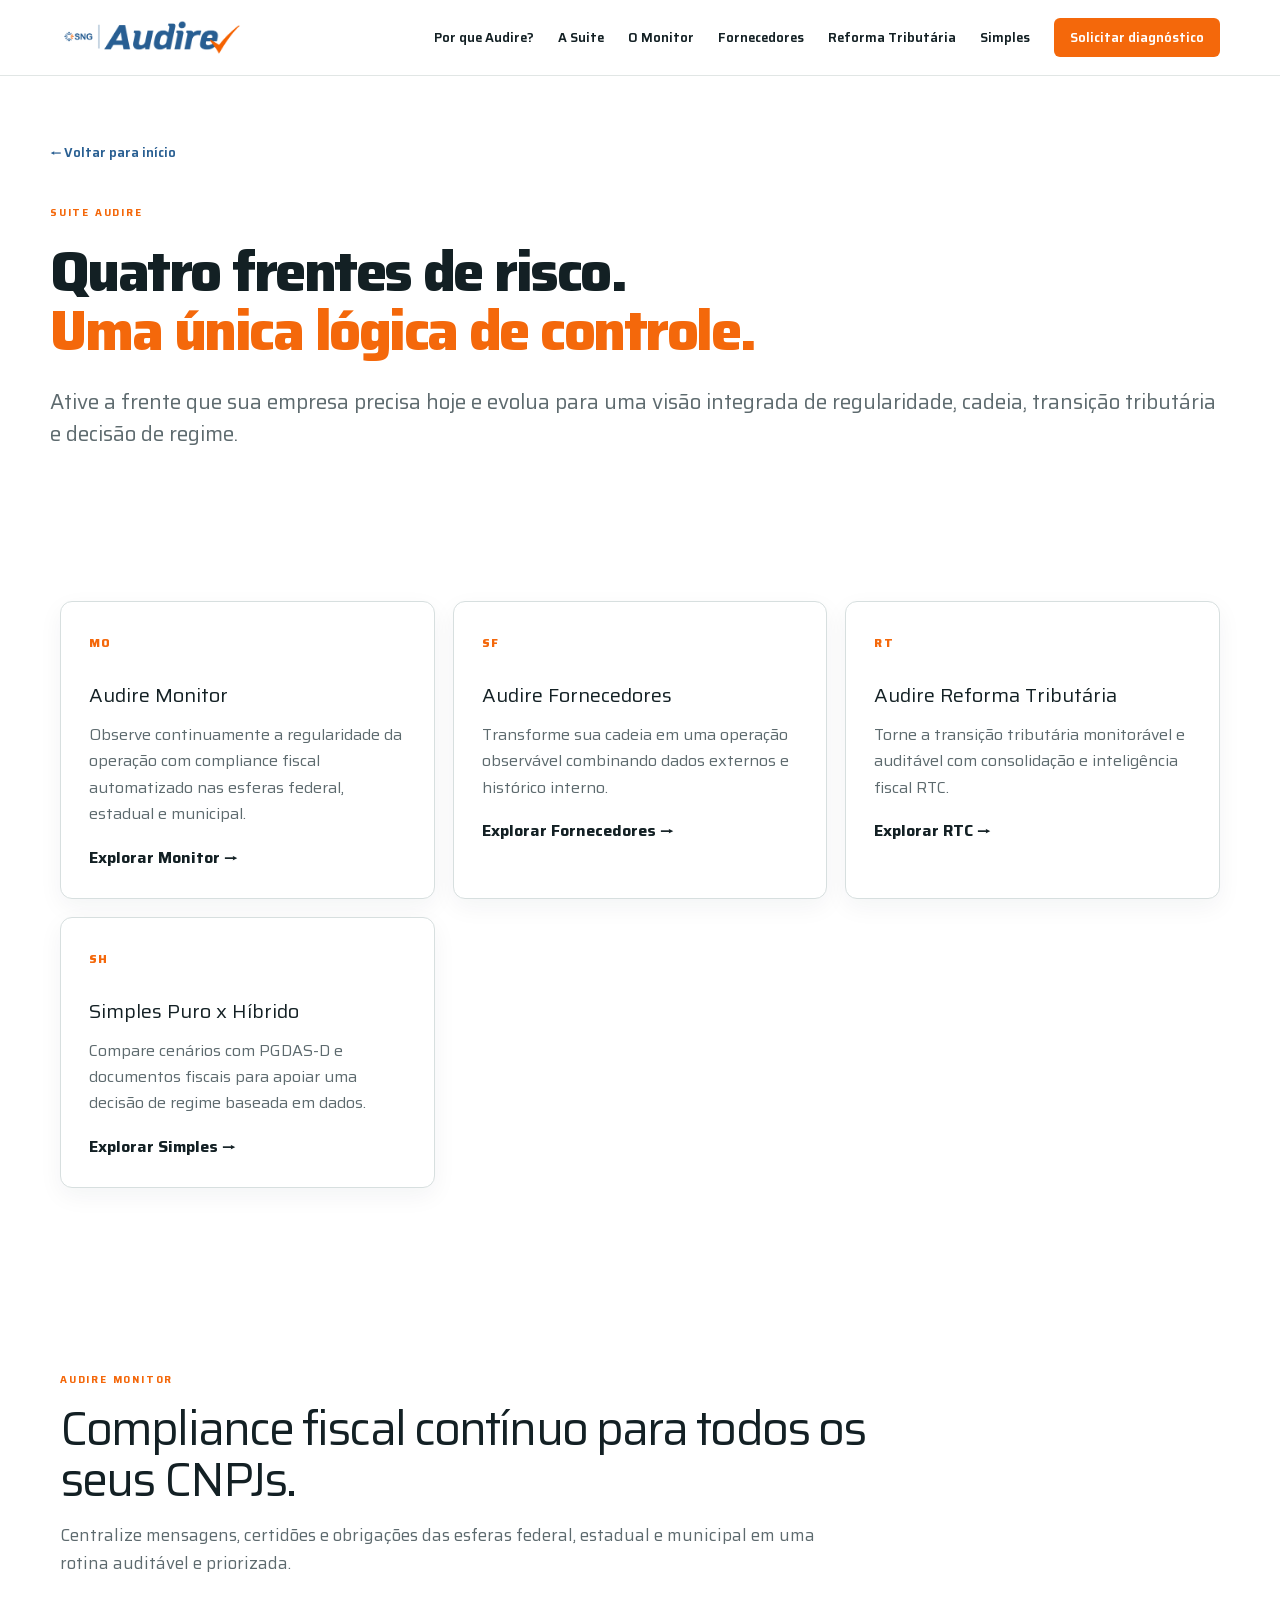
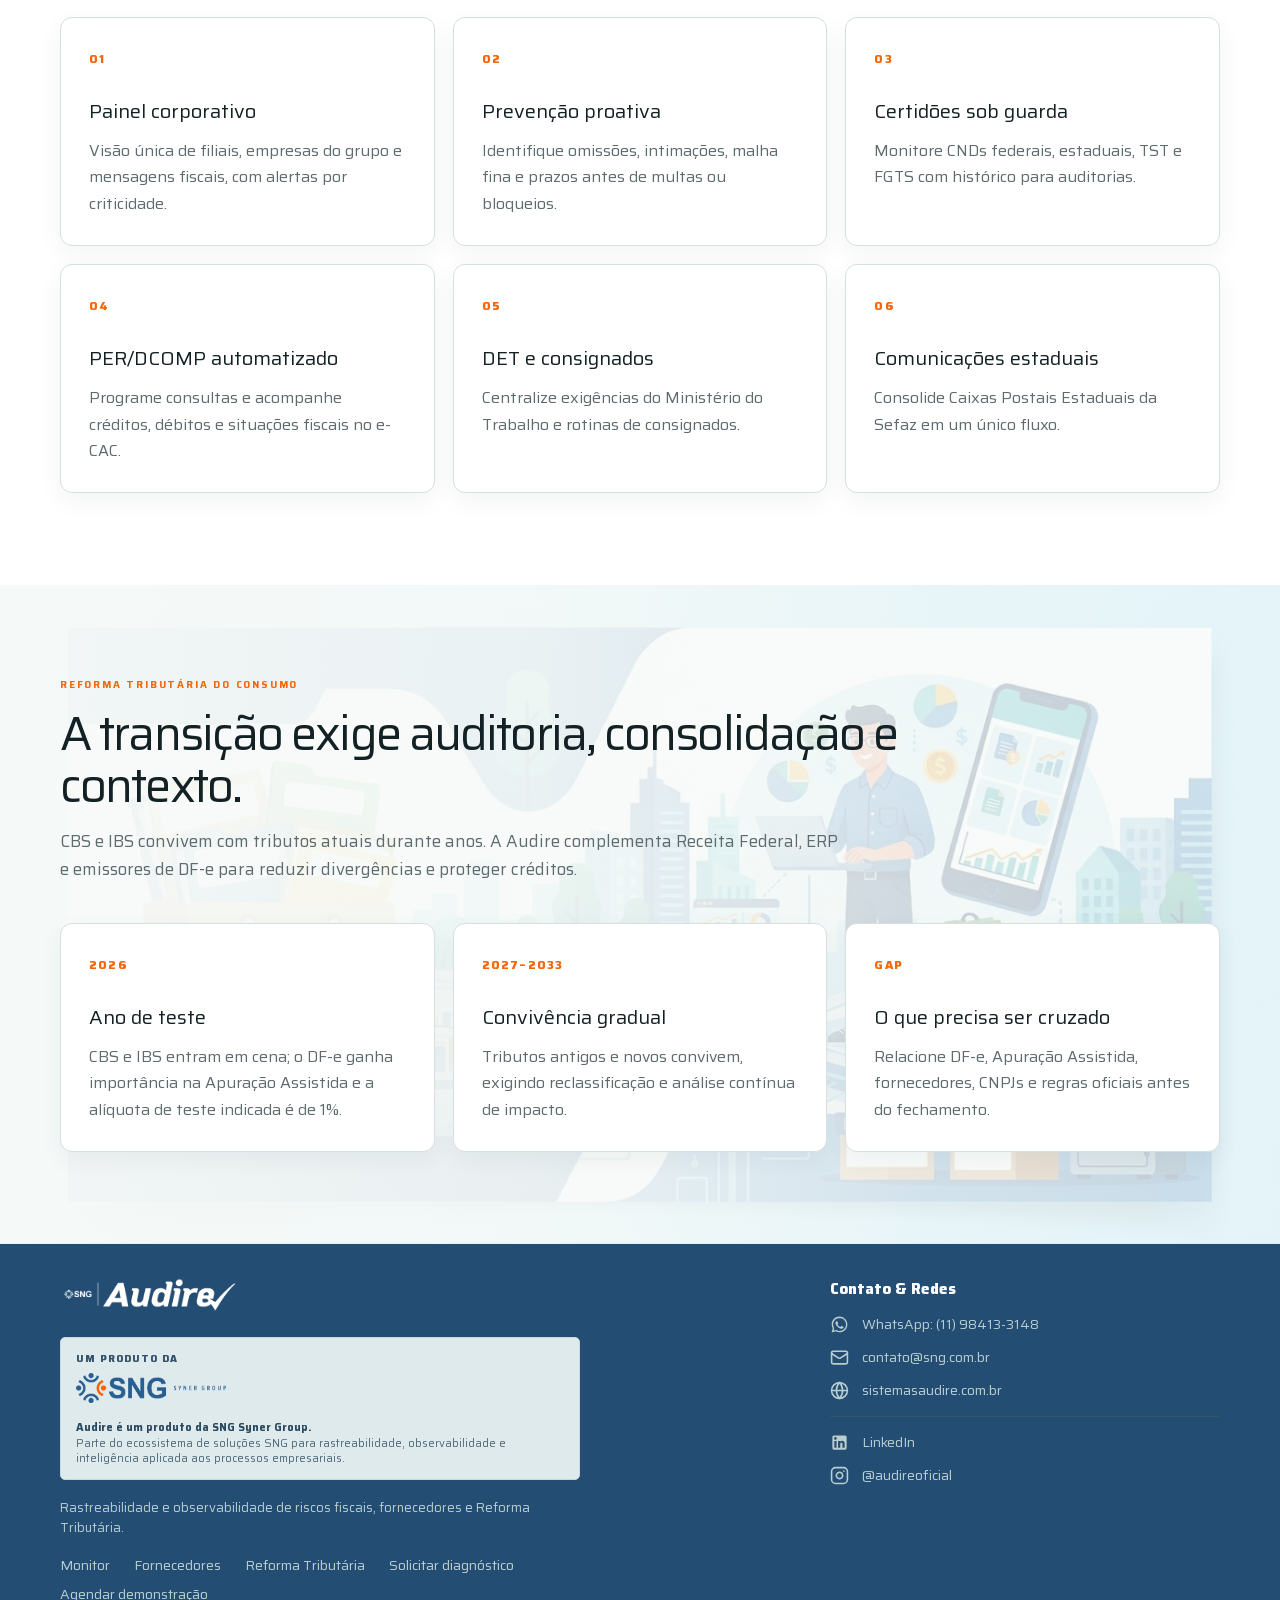
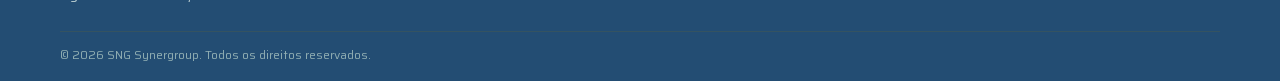
<file: suite.html>
<!doctype html>
<html lang="pt-BR">
  <head>
    <meta charset="utf-8" />
    <meta name="viewport" content="width=device-width,initial-scale=1" />
    <title>Suite Audire | Quatro soluções para risco fiscal e tributário</title>
    <meta
      name="description"
      content="Conheça Audire Monitor, Fornecedores, Reforma Tributária e Simples Puro x Híbrido para controlar riscos, créditos e operações multi-CNPJ."
    />
    <meta name="robots" content="index,follow,max-image-preview:large" />
    <link rel="canonical" href="https://www.sistemasaudire.com.br/suite" />
    <meta property="og:locale" content="pt_BR" />
    <meta property="og:type" content="website" />
    <meta property="og:site_name" content="Audire" />
    <meta
      property="og:title"
      content="Suite Audire | Quatro frentes, uma lógica de controle"
    />
    <meta
      property="og:description"
      content="Monitor fiscal, fornecedores, Reforma Tributária e Simples Puro x Híbrido para operações corporativas."
    />
    <meta property="og:url" content="https://www.sistemasaudire.com.br/suite" />
    <meta
      property="og:image"
      content="https://www.sistemasaudire.com.br/images/audire-suite.jpeg"
    />
    <meta
      property="og:image:alt"
      content="Equipe corporativa analisando informações da Suite Audire"
    />
    <meta name="twitter:card" content="summary_large_image" />
    <meta
      name="twitter:title"
      content="Suite Audire | Quatro soluções integradas"
    />
    <meta
      name="twitter:description"
      content="Controle fiscal, fornecedores, Reforma Tributária e análise do Simples."
    />
    <meta
      name="twitter:image"
      content="https://www.sistemasaudire.com.br/images/audire-suite.jpeg"
    />
    <meta name="theme-color" content="#295f92" />
    <link rel="icon" href="./favicon.ico" />
    <link rel="preconnect" href="https://fonts.googleapis.com" />
    <link rel="preconnect" href="https://fonts.gstatic.com" crossorigin />
    <link
      href="https://fonts.googleapis.com/css2?family=Saira:wght@100..900&display=swap"
      rel="stylesheet"
    />
    <link rel="stylesheet" href="./css/styles.css" />
    <link rel="stylesheet" href="./css/audire.css" />
  </head>
  <body class="">
    <header class="site-header">
      <div class="container nav-wrap">
        <a class="brand" href="./index.html" aria-label="Audire início"
          ><img
            src="./images/logo-audire.png"
            alt="SNG Audire"
            width="2048"
            height="341"
        /></a>
        <button class="menu-button" aria-label="Abrir menu">
          <svg
            viewBox="0 0 24 24"
            width="24"
            height="24"
            fill="none"
            stroke="currentColor"
            stroke-width="2"
          >
            <path d="M4 5h16M4 12h16M4 19h16" />
          </svg>
        </button>
        <nav class="main-nav" aria-label="Navegação principal">
          <a href="./por-que-audire.html">Por que Audire?</a
          ><a href="./suite.html">A Suite</a
          ><a href="./monitor.html">O Monitor</a
          ><a href="./fornecedores.html">Fornecedores</a
          ><a class="nav-login" href="./reforma-tributaria.html"
            >Reforma Tributária</a
          ><a href="./simples.html">Simples</a
          ><a class="button button-small" href="./contato.html"
            >Solicitar diagnóstico</a
          >
        </nav>
      </div>
    </header>
    <main>
      <div class="inner-page">
        <div class="container">
          <a class="back-link" href="./index.html">← Voltar para início</a>
          <div class="eyebrow">Suite Audire</div>
          <h1>
            Quatro frentes de risco.<br /><span
              >Uma única lógica de controle.</span
            >
          </h1>
          <p class="page-lead">
            Ative a frente que sua empresa precisa hoje e evolua para uma visão
            integrada de regularidade, cadeia, transição tributária e decisão de
            regime.
          </p>
        </div>
      </div>
      <section class="section">
        <div class="container">
          <div class="pain-grid">
            <article class="pain-card">
              <span>MO</span>
              <h3>Audire Monitor</h3>
              <p>
                Observe continuamente a regularidade da operação com compliance
                fiscal automatizado nas esferas federal, estadual e municipal.
              </p>
              <a class="text-link" href="./monitor.html">Explorar Monitor →</a>
            </article>
            <article class="pain-card">
              <span>SF</span>
              <h3>Audire Fornecedores</h3>
              <p>
                Transforme sua cadeia em uma operação observável combinando
                dados externos e histórico interno.
              </p>
              <a class="text-link" href="./fornecedores.html"
                >Explorar Fornecedores →</a
              >
            </article>
            <article class="pain-card">
              <span>RT</span>
              <h3>Audire Reforma Tributária</h3>
              <p>
                Torne a transição tributária monitorável e auditável com
                consolidação e inteligência fiscal RTC.
              </p>
              <a class="text-link" href="./reforma-tributaria.html"
                >Explorar RTC →</a
              >
            </article>
            <article class="pain-card">
              <span>SH</span>
              <h3>Simples Puro x Híbrido</h3>
              <p>
                Compare cenários com PGDAS-D e documentos fiscais para apoiar
                uma decisão de regime baseada em dados.
              </p>
              <a class="text-link" href="./simples.html">Explorar Simples →</a>
            </article>
          </div>
        </div>
      </section>
      <section class="section">
        <div class="container">
          <div class="section-heading">
            <div class="eyebrow">Audire Monitor</div>
            <h2>Compliance fiscal contínuo para todos os seus CNPJs.</h2>
            <p class="lead">
              Centralize mensagens, certidões e obrigações das esferas federal,
              estadual e municipal em uma rotina auditável e priorizada.
            </p>
          </div>
          <div class="pain-grid">
            <article class="pain-card">
              <span>01</span>
              <h3>Painel corporativo</h3>
              <p>
                Visão única de filiais, empresas do grupo e mensagens fiscais,
                com alertas por criticidade.
              </p>
            </article>
            <article class="pain-card">
              <span>02</span>
              <h3>Prevenção proativa</h3>
              <p>
                Identifique omissões, intimações, malha fina e prazos antes de
                multas ou bloqueios.
              </p>
            </article>
            <article class="pain-card">
              <span>03</span>
              <h3>Certidões sob guarda</h3>
              <p>
                Monitore CNDs federais, estaduais, TST e FGTS com histórico para
                auditorias.
              </p>
            </article>
            <article class="pain-card">
              <span>04</span>
              <h3>PER/DCOMP automatizado</h3>
              <p>
                Programe consultas e acompanhe créditos, débitos e situações
                fiscais no e-CAC.
              </p>
            </article>
            <article class="pain-card">
              <span>05</span>
              <h3>DET e consignados</h3>
              <p>
                Centralize exigências do Ministério do Trabalho e rotinas de
                consignados.
              </p>
            </article>
            <article class="pain-card">
              <span>06</span>
              <h3>Comunicações estaduais</h3>
              <p>
                Consolide Caixas Postais Estaduais da Sefaz em um único fluxo.
              </p>
            </article>
          </div>
        </div>
      </section>
      <section class="section rule-zone">
        <div class="container">
          <div class="section-heading">
            <div class="eyebrow">Reforma Tributária do Consumo</div>
            <h2>A transição exige auditoria, consolidação e contexto.</h2>
            <p class="lead">
              CBS e IBS convivem com tributos atuais durante anos. A Audire
              complementa Receita Federal, ERP e emissores de DF-e para reduzir
              divergências e proteger créditos.
            </p>
          </div>
          <div class="pain-grid">
            <article class="pain-card">
              <span>2026</span>
              <h3>Ano de teste</h3>
              <p>
                CBS e IBS entram em cena; o DF-e ganha importância na Apuração
                Assistida e a alíquota de teste indicada é de 1%.
              </p>
            </article>
            <article class="pain-card">
              <span>2027–2033</span>
              <h3>Convivência gradual</h3>
              <p>
                Tributos antigos e novos convivem, exigindo reclassificação e
                análise contínua de impacto.
              </p>
            </article>
            <article class="pain-card">
              <span>GAP</span>
              <h3>O que precisa ser cruzado</h3>
              <p>
                Relacione DF-e, Apuração Assistida, fornecedores, CNPJs e regras
                oficiais antes do fechamento.
              </p>
            </article>
          </div>
        </div>
      </section>
    </main>
    <footer class="site-footer" id="contato-footer">
      <div class="container footer-grid">
        <div class="footer-brand">
          <a class="footer-logo" aria-label="Audire início" href="./index.html"
            ><img
              src="./images/logo-audire.png"
              alt="SNG Audire"
              width="2048"
              height="341"
          /></a>
          <div class="syner-signature">
            <div class="syner-label">Um produto da</div>
            <a
              class="syner-logo-box"
              href="https://sng.com.br/site/index.php"
              target="_blank"
              rel="noopener"
              aria-label="Conheça a SNG Syner Group"
              ><img
                class="footer-sng-logo"
                src="./images/logo-sng-synergroup.png"
                alt="SNG Syner Group"
                width="1772"
                height="355"
            /></a>
            <p class="syner-copy">
              <strong>Audire é um produto da SNG Syner Group.</strong
              ><br />Parte do ecossistema de soluções SNG para rastreabilidade,
              observabilidade e inteligência aplicada aos processos
              empresariais.
            </p>
          </div>
          <p>
            Rastreabilidade e observabilidade de riscos fiscais, fornecedores e
            Reforma Tributária.
          </p>
          <div class="footer-links">
            <a href="./monitor.html">Monitor</a
            ><a href="./fornecedores.html">Fornecedores</a
            ><a href="./reforma-tributaria.html">Reforma Tributária</a
            ><a href="./contato.html">Solicitar diagnóstico</a
            ><a
              href="https://lp.audirecont.com.br/"
              target="_blank"
              rel="noopener"
              >Agendar demonstração</a
            >
          </div>
        </div>
        <div class="footer-contact">
          <div class="foot-group-title">Contato &amp; Redes</div>
          <div class="foot-contact-box">
            <a href="https://wa.me/5511984133148" target="_blank" rel="noopener"
              ><svg viewBox="0 0 24 24" aria-hidden="true">
                <path
                  d="M12.04 2c-5.46 0-9.91 4.45-9.91 9.91 0 1.75.46 3.45 1.32 4.95L2.05 22l5.25-1.38c1.45.79 3.08 1.21 4.74 1.21 5.46 0 9.91-4.45 9.91-9.91 0-2.65-1.03-5.14-2.9-7.01A9.816 9.816 0 0 0 12.04 2zm.01 1.67c4.55 0 8.24 3.69 8.24 8.24 0 2.2-.86 4.27-2.42 5.82a8.206 8.206 0 0 1-5.82 2.42c-1.45 0-2.88-.38-4.14-1.11l-.3-.17-3.08.81.82-2.99-.19-.31c-.8-1.28-1.23-2.77-1.23-4.3 0-4.55 3.69-8.24 8.24-8.24zm4.52 10.97c-.25-.12-1.47-.72-1.69-.81-.23-.08-.39-.12-.56.12-.17.25-.66.81-.81.98-.15.17-.31.19-.56.06-.25-.12-1.05-.39-2.01-1.24-.74-.66-1.25-1.48-1.39-1.73-.15-.25-.02-.38.11-.5.11-.11.25-.29.38-.44.12-.15.17-.25.25-.42.08-.17.04-.31-.02-.44-.06-.12-.56-1.35-.77-1.85-.2-.48-.41-.42-.56-.43h-.48c-.17 0-.44.06-.67.31-.23.25-.88.86-.88 2.1 0 1.24.9 2.44 1.03 2.61.12.17 1.77 2.7 4.29 3.79.6.26 1.07.41 1.43.53.6.19 1.15.16 1.58.1.48-.07 1.47-.6 1.68-1.18.21-.58.21-1.07.15-1.18-.07-.11-.23-.17-.48-.29z"
                ></path></svg
              ><span>WhatsApp: (11) 98413-3148</span></a
            >
            <a href="mailto:contato@sng.com.br"
              ><svg
                viewBox="0 0 24 24"
                aria-hidden="true"
                fill="none"
                stroke="currentColor"
                stroke-width="2"
              >
                <rect x="2" y="4" width="20" height="16" rx="2"></rect>
                <path d="m22 7-8.97 5.7a1.94 1.94 0 0 1-2.06 0L2 7"></path></svg
              ><span>contato@sng.com.br</span></a
            >
            <a
              href="https://www.sistemasaudire.com.br/"
              target="_blank"
              rel="noopener"
              ><svg
                viewBox="0 0 24 24"
                aria-hidden="true"
                fill="none"
                stroke="currentColor"
                stroke-width="2"
              >
                <circle cx="12" cy="12" r="10"></circle>
                <path
                  d="M2 12h20M12 2a15.3 15.3 0 0 1 4 10 15.3 15.3 0 0 1-4 10 15.3 15.3 0 0 1-4-10 15.3 15.3 0 0 1 4-10z"
                ></path></svg
              ><span>sistemasaudire.com.br</span></a
            >
            <hr />
            <a
              href="https://www.linkedin.com/company/audirecont/home/"
              target="_blank"
              rel="noopener"
              ><svg viewBox="0 0 24 24" aria-hidden="true">
                <path
                  d="M19 3a2 2 0 0 1 2 2v14a2 2 0 0 1-2 2H5a2 2 0 0 1-2-2V5a2 2 0 0 1 2-2h14m-.5 15.5v-5.3a3.26 3.26 0 0 0-3.26-3.26c-.85 0-1.84.52-2.28 1.3v-1.11h-2.79v8.37h2.79v-4.93c0-.77.62-1.4 1.39-1.4a1.4 1.4 0 0 1 1.4 1.4v4.93h2.75M6.88 8.56a1.68 1.68 0 0 0 1.68-1.68c0-.93-.75-1.69-1.68-1.69a1.69 1.69 0 0 0-1.69 1.69c0 .93.76 1.68 1.69 1.68m1.39 9.94v-8.37H5.5v8.37h2.77z"
                ></path></svg
              ><span>LinkedIn</span></a
            >
            <a
              href="https://www.instagram.com/audireoficial/"
              target="_blank"
              rel="noopener"
              ><svg
                viewBox="0 0 24 24"
                aria-hidden="true"
                fill="none"
                stroke="currentColor"
                stroke-width="2"
              >
                <rect x="2" y="2" width="20" height="20" rx="5"></rect>
                <path
                  d="M16 11.37A4 4 0 1 1 12.63 8 4 4 0 0 1 16 11.37z"
                ></path>
                <path d="M17.5 6.5h.01"></path></svg
              ><span>@audireoficial</span></a
            >
          </div>
        </div>
      </div>
      <div class="container footer-bottom">
        © 2026 SNG Synergroup. Todos os direitos reservados.
      </div>
    </footer>
    <script src="./js/site.js" defer></script>
  </body>
</html>
</file>
<file: css/styles.css>
@font-face{font-family:Saira;font-style:normal;font-weight:100 900;font-stretch:100%;font-display:swap;src:url(../assets/fonts/7838e9cc37e312b6-s.1bio_i4k4_h-7.woff2)format("woff2");unicode-range:U+102-103,U+110-111,U+128-129,U+168-169,U+1A0-1A1,U+1AF-1B0,U+300-301,U+303-304,U+308-309,U+323,U+329,U+1EA0-1EF9,U+20AB}@font-face{font-family:Saira;font-style:normal;font-weight:100 900;font-stretch:100%;font-display:swap;src:url(../assets/fonts/f76ebd581801a14e-s.28pwg5cihh1vo.woff2)format("woff2");unicode-range:U+100-2BA,U+2BD-2C5,U+2C7-2CC,U+2CE-2D7,U+2DD-2FF,U+304,U+308,U+329,U+1D00-1DBF,U+1E00-1E9F,U+1EF2-1EFF,U+2020,U+20A0-20AB,U+20AD-20C4,U+2113,U+2C60-2C7F,U+A720-A7FF}@font-face{font-family:Saira;font-style:normal;font-weight:100 900;font-stretch:100%;font-display:swap;src:url(../assets/fonts/7c1e39d02e51fd6d-s.p.161-8jf3b5y85.woff2)format("woff2");unicode-range:U+0-FF,U+131,U+152-153,U+2BB-2BC,U+2C6,U+2DA,U+2DC,U+304,U+308,U+329,U+2000-206F,U+20AC,U+2122,U+2191,U+2193,U+2212,U+2215,U+FEFF,U+FFFD}@font-face{font-family:Saira Fallback;src:local(Arial);ascent-override:109.52%;descent-override:42.36%;line-gap-override:0.0%;size-adjust:103.63%}.IZpH4a_className{font-family:Saira,Saira Fallback;font-style:normal}.IZpH4a_variable{--font-saira:"Saira", "Saira Fallback"}
@layer properties{@supports (((-webkit-hyphens:none)) and (not (margin-trim:inline))) or ((-moz-orient:inline) and (not (color:rgb(from red r g b)))){:root,:host{--shimmer-angle:20deg}*,:before,:after,::backdrop{--tw-border-style:solid;--tw-font-weight:initial;--tw-outline-style:solid;--tw-blur:initial;--tw-brightness:initial;--tw-contrast:initial;--tw-grayscale:initial;--tw-hue-rotate:initial;--tw-invert:initial;--tw-opacity:initial;--tw-saturate:initial;--tw-sepia:initial;--tw-drop-shadow:initial;--tw-drop-shadow-color:initial;--tw-drop-shadow-alpha:100%;--tw-drop-shadow-size:initial;--tw-shadow:0 0 #0000;--tw-shadow-color:initial;--tw-shadow-alpha:100%;--tw-inset-shadow:0 0 #0000;--tw-inset-shadow-color:initial;--tw-inset-shadow-alpha:100%;--tw-ring-color:initial;--tw-ring-shadow:0 0 #0000;--tw-inset-ring-color:initial;--tw-inset-ring-shadow:0 0 #0000;--tw-ring-inset:initial;--tw-ring-offset-width:0px;--tw-ring-offset-color:#fff;--tw-ring-offset-shadow:0 0 #0000;--tw-translate-x:0;--tw-translate-y:0;--tw-translate-z:0;--tw-animation-delay:0s;--tw-animation-direction:normal;--tw-animation-duration:initial;--tw-animation-fill-mode:none;--tw-animation-iteration-count:1;--tw-enter-blur:0;--tw-enter-opacity:1;--tw-enter-rotate:0;--tw-enter-scale:1;--tw-enter-translate-x:0;--tw-enter-translate-y:0;--tw-exit-blur:0;--tw-exit-opacity:1;--tw-exit-rotate:0;--tw-exit-scale:1;--tw-exit-translate-x:0;--tw-exit-translate-y:0;--scroll-fade-t:0px;--scroll-fade-b:0px;--scroll-fade-s:0px;--scroll-fade-e:0px;--scroll-fade-mask:initial;--shimmer-image:initial;--shimmer-text-fill:initial}}}@layer theme{:root,:host{--font-sans:-apple-system, BlinkMacSystemFont, "Segoe UI", Roboto, "Helvetica Neue", "Noto Sans", Arial, sans-serif, "Apple Color Emoji", "Segoe UI Emoji", "Segoe UI Symbol", "Noto Color Emoji";--font-mono:ui-monospace, SFMono-Regular, Menlo, Monaco, Consolas, "Liberation Mono", "Courier New", monospace;--spacing:.25rem;--text-xs:.75rem;--text-xs--line-height:calc(1 / .75);--text-sm:.875rem;--text-sm--line-height:calc(1.25 / .875);--font-weight-medium:500;--radius-md:.375rem;--radius-lg:.5rem;--default-transition-duration:.15s;--default-transition-timing-function:cubic-bezier(.4, 0, .2, 1);--default-font-family:var(--font-sans);--default-mono-font-family:var(--font-mono)}}@layer base{*,:after,:before,::backdrop{box-sizing:border-box;border:0 solid;margin:0;padding:0}::file-selector-button{box-sizing:border-box;border:0 solid;margin:0;padding:0}html,:host{-webkit-text-size-adjust:100%;tab-size:4;line-height:1.5;font-family:var(--default-font-family,-apple-system, BlinkMacSystemFont, "Segoe UI", Roboto, "Helvetica Neue", "Noto Sans", Arial, sans-serif, "Apple Color Emoji", "Segoe UI Emoji", "Segoe UI Symbol", "Noto Color Emoji");font-feature-settings:var(--default-font-feature-settings,normal);font-variation-settings:var(--default-font-variation-settings,normal);-webkit-tap-highlight-color:transparent}hr{height:0;color:inherit;border-top-width:1px}abbr:where([title]){-webkit-text-decoration:underline dotted;text-decoration:underline dotted}h1,h2,h3,h4,h5,h6{font-size:inherit;font-weight:inherit}a{color:inherit;-webkit-text-decoration:inherit;-webkit-text-decoration:inherit;-webkit-text-decoration:inherit;-webkit-text-decoration:inherit;text-decoration:inherit}b,strong{font-weight:bolder}code,kbd,samp,pre{font-family:var(--default-mono-font-family,ui-monospace, SFMono-Regular, Menlo, Monaco, Consolas, "Liberation Mono", "Courier New", monospace);font-feature-settings:var(--default-mono-font-feature-settings,normal);font-variation-settings:var(--default-mono-font-variation-settings,normal);font-size:1em}small{font-size:80%}sub,sup{vertical-align:baseline;font-size:75%;line-height:0;position:relative}sub{bottom:-.25em}sup{top:-.5em}table{text-indent:0;border-color:inherit;border-collapse:collapse}:-moz-focusring:where(:not(iframe)){outline:auto}progress{vertical-align:baseline}summary{display:list-item}ol,ul,menu{list-style:none}img,svg,video,canvas,audio,iframe,embed,object{vertical-align:middle;display:block}img,video{max-width:100%;height:auto}button,input,select,optgroup,textarea{font:inherit;font-feature-settings:inherit;font-variation-settings:inherit;letter-spacing:inherit;color:inherit;opacity:1;background-color:#0000;border-radius:0}::file-selector-button{font:inherit;font-feature-settings:inherit;font-variation-settings:inherit;letter-spacing:inherit;color:inherit;opacity:1;background-color:#0000;border-radius:0}:where(select:is([multiple],[size])) optgroup{font-weight:bolder}:where(select:is([multiple],[size])) optgroup option{padding-inline-start:20px}::file-selector-button{margin-inline-end:4px}::placeholder{opacity:1}@supports (not ((-webkit-appearance:-apple-pay-button))) or (contain-intrinsic-size:1px){::placeholder{color:currentColor}@supports (color:color-mix(in lab, red, red)){::placeholder{color:color-mix(in oklab, currentcolor 50%, transparent)}}}textarea{resize:vertical}::-webkit-search-decoration{-webkit-appearance:none}::-webkit-date-and-time-value{min-height:1lh;text-align:inherit}::-webkit-datetime-edit{display:inline-flex}::-webkit-datetime-edit-fields-wrapper{padding:0}::-webkit-datetime-edit{padding-block:0}::-webkit-datetime-edit-year-field{padding-block:0}::-webkit-datetime-edit-month-field{padding-block:0}::-webkit-datetime-edit-day-field{padding-block:0}::-webkit-datetime-edit-hour-field{padding-block:0}::-webkit-datetime-edit-minute-field{padding-block:0}::-webkit-datetime-edit-second-field{padding-block:0}::-webkit-datetime-edit-millisecond-field{padding-block:0}::-webkit-datetime-edit-meridiem-field{padding-block:0}::-webkit-calendar-picker-indicator{line-height:1}:-moz-ui-invalid{box-shadow:none}button,input:where([type=button],[type=reset],[type=submit]){appearance:button}::file-selector-button{appearance:button}::-webkit-inner-spin-button{height:auto}::-webkit-outer-spin-button{height:auto}[hidden]:where(:not([hidden=until-found])){display:none!important}}@layer components;@layer utilities{.visible{visibility:visible}.absolute{position:absolute}.fixed{position:fixed}.static{position:static}.sticky{position:sticky}.container{width:100%}@media (min-width:40rem){.container{max-width:40rem}}@media (min-width:48rem){.container{max-width:48rem}}@media (min-width:64rem){.container{max-width:64rem}}@media (min-width:80rem){.container{max-width:80rem}}@media (min-width:96rem){.container{max-width:96rem}}.block{display:block}.flex{display:flex}.hidden{display:none}.inline{display:inline}.inline-block{display:inline-block}.inline-flex{display:inline-flex}.size-6{width:calc(var(--spacing) * 6);height:calc(var(--spacing) * 6)}.size-7{width:calc(var(--spacing) * 7);height:calc(var(--spacing) * 7)}.size-8{width:calc(var(--spacing) * 8);height:calc(var(--spacing) * 8)}.size-9{width:calc(var(--spacing) * 9);height:calc(var(--spacing) * 9)}.h-6{height:calc(var(--spacing) * 6)}.h-7{height:calc(var(--spacing) * 7)}.h-8{height:calc(var(--spacing) * 8)}.h-9{height:calc(var(--spacing) * 9)}.shrink-0{flex-shrink:0}.resize{resize:both}.items-center{align-items:center}.justify-center{justify-content:center}.gap-1{gap:var(--spacing)}.gap-1\.5{gap:calc(var(--spacing) * 1.5)}.rounded-\[min\(var\(--radius-md\)\,10px\)\]{border-radius:min(var(--radius-md), 10px)}.rounded-\[min\(var\(--radius-md\)\,12px\)\]{border-radius:min(var(--radius-md), 12px)}.rounded-lg{border-radius:var(--radius-lg)}.border{border-style:var(--tw-border-style);border-width:1px}.border-transparent{border-color:#0000}.bg-clip-padding{background-clip:padding-box}.px-2{padding-inline:calc(var(--spacing) * 2)}.px-2\.5{padding-inline:calc(var(--spacing) * 2.5)}.text-sm{font-size:var(--text-sm);line-height:var(--tw-leading,var(--text-sm--line-height))}.text-xs{font-size:var(--text-xs);line-height:var(--tw-leading,var(--text-xs--line-height))}.text-\[0\.8rem\]{font-size:.8rem}.font-medium{--tw-font-weight:var(--font-weight-medium);font-weight:var(--font-weight-medium)}.whitespace-nowrap{white-space:nowrap}.underline-offset-4{text-underline-offset:4px}.outline{outline-style:var(--tw-outline-style);outline-width:1px}.blur{--tw-blur:blur(8px);filter:var(--tw-blur,) var(--tw-brightness,) var(--tw-contrast,) var(--tw-grayscale,) var(--tw-hue-rotate,) var(--tw-invert,) var(--tw-saturate,) var(--tw-sepia,) var(--tw-drop-shadow,)}.transition{transition-property:color,background-color,border-color,outline-color,text-decoration-color,fill,stroke,--tw-gradient-from,--tw-gradient-via,--tw-gradient-to,opacity,box-shadow,transform,translate,scale,rotate,filter,-webkit-backdrop-filter,backdrop-filter,display,content-visibility,overlay,pointer-events;transition-timing-function:var(--tw-ease,var(--default-transition-timing-function));transition-duration:var(--tw-duration,var(--default-transition-duration))}.transition-all{transition-property:all;transition-timing-function:var(--tw-ease,var(--default-transition-timing-function));transition-duration:var(--tw-duration,var(--default-transition-duration))}.outline-none{--tw-outline-style:none;outline-style:none}.select-none{-webkit-user-select:none;user-select:none}@media (hover:hover){.hover\:underline:hover{text-decoration-line:underline}}.focus-visible\:ring-3:focus-visible{--tw-ring-shadow:var(--tw-ring-inset,) 0 0 0 calc(3px + var(--tw-ring-offset-width)) var(--tw-ring-color,currentcolor);box-shadow:var(--tw-inset-shadow), var(--tw-inset-ring-shadow), var(--tw-ring-offset-shadow), var(--tw-ring-shadow), var(--tw-shadow)}.active\:not-aria-\[haspopup\]\:translate-y-px:active:not([aria-haspopup]){--tw-translate-y:1px;translate:var(--tw-translate-x) var(--tw-translate-y)}.disabled\:pointer-events-none:disabled{pointer-events:none}.disabled\:opacity-50:disabled{opacity:.5}:where([data-slot=button-group]) .in-data-\[slot\=button-group\]\:rounded-lg{border-radius:var(--radius-lg)}.has-data-\[icon\=inline-end\]\:pr-1\.5:has([data-icon=inline-end]){padding-right:calc(var(--spacing) * 1.5)}.has-data-\[icon\=inline-end\]\:pr-2:has([data-icon=inline-end]){padding-right:calc(var(--spacing) * 2)}.has-data-\[icon\=inline-start\]\:pl-1\.5:has([data-icon=inline-start]){padding-left:calc(var(--spacing) * 1.5)}.has-data-\[icon\=inline-start\]\:pl-2:has([data-icon=inline-start]){padding-left:calc(var(--spacing) * 2)}.aria-invalid\:ring-3[aria-invalid=true]{--tw-ring-shadow:var(--tw-ring-inset,) 0 0 0 calc(3px + var(--tw-ring-offset-width)) var(--tw-ring-color,currentcolor);box-shadow:var(--tw-inset-shadow), var(--tw-inset-ring-shadow), var(--tw-ring-offset-shadow), var(--tw-ring-shadow), var(--tw-shadow)}.\[\&_svg\]\:pointer-events-none svg{pointer-events:none}.\[\&_svg\]\:shrink-0 svg{flex-shrink:0}.\[\&_svg\:not\(\[class\*\=\'size-\'\]\)\]\:size-3 svg:not([class*=size-]){width:calc(var(--spacing) * 3);height:calc(var(--spacing) * 3)}.\[\&_svg\:not\(\[class\*\=\'size-\'\]\)\]\:size-3\.5 svg:not([class*=size-]){width:calc(var(--spacing) * 3.5);height:calc(var(--spacing) * 3.5)}.\[\&_svg\:not\(\[class\*\=\'size-\'\]\)\]\:size-4 svg:not([class*=size-]){width:calc(var(--spacing) * 4);height:calc(var(--spacing) * 4)}}@property --tw-animation-delay{syntax:"*";inherits:false;initial-value:0s}@property --tw-animation-direction{syntax:"*";inherits:false;initial-value:normal}@property --tw-animation-duration{syntax:"*";inherits:false}@property --tw-animation-fill-mode{syntax:"*";inherits:false;initial-value:none}@property --tw-animation-iteration-count{syntax:"*";inherits:false;initial-value:1}@property --tw-enter-blur{syntax:"*";inherits:false;initial-value:0}@property --tw-enter-opacity{syntax:"*";inherits:false;initial-value:1}@property --tw-enter-rotate{syntax:"*";inherits:false;initial-value:0}@property --tw-enter-scale{syntax:"*";inherits:false;initial-value:1}@property --tw-enter-translate-x{syntax:"*";inherits:false;initial-value:0}@property --tw-enter-translate-y{syntax:"*";inherits:false;initial-value:0}@property --tw-exit-blur{syntax:"*";inherits:false;initial-value:0}@property --tw-exit-opacity{syntax:"*";inherits:false;initial-value:1}@property --tw-exit-rotate{syntax:"*";inherits:false;initial-value:0}@property --tw-exit-scale{syntax:"*";inherits:false;initial-value:1}@property --tw-exit-translate-x{syntax:"*";inherits:false;initial-value:0}@property --tw-exit-translate-y{syntax:"*";inherits:false;initial-value:0}@property --scroll-fade-t{syntax:"<length-percentage>";inherits:false;initial-value:0}@property --scroll-fade-b{syntax:"<length-percentage>";inherits:false;initial-value:0}@property --scroll-fade-s{syntax:"<length-percentage>";inherits:false;initial-value:0}@property --scroll-fade-e{syntax:"<length-percentage>";inherits:false;initial-value:0}@property --scroll-fade-mask{syntax:"*";inherits:false}@property --shimmer-angle{syntax:"<angle>";inherits:true;initial-value:20deg}@property --shimmer-image{syntax:"*";inherits:false}@property --shimmer-text-fill{syntax:"*";inherits:false}@media (prefers-reduced-motion:reduce){.shimmer{-webkit-text-fill-color:currentColor;background-image:none;animation:none}}:root{--ink:#101719;--muted:#657174;--line:#dce4e3;--paper:#f7faf8;--orange:#ff6b00;--blue:#295f92;--dark:#295f92;--soft:#eaf3f4;--lightningcss-light:initial;--lightningcss-dark: ;color-scheme:light}*{box-sizing:border-box}html{scroll-behavior:smooth}body{background:var(--paper);color:var(--ink);font-family:var(--font-saira), Arial, Helvetica, sans-serif;margin:0}.site-shell{overflow:hidden}.container{width:min(1180px,100% - 48px);margin:auto}.site-header{border-bottom:1px solid var(--line);background:#fff;align-items:center;height:82px;display:flex}.nav-wrap{justify-content:space-between;align-items:center;gap:30px;display:flex}.brand img{width:205px;height:auto;display:block}.main-nav{align-items:center;gap:28px;display:flex}.main-nav a,.back-link{color:var(--ink);font-size:14px;font-weight:600;text-decoration:none}.main-nav a:hover,.back-link:hover{color:var(--orange)}.nav-login{margin-left:12px}.button{background:var(--orange);color:#fff;cursor:pointer;border:0;border-radius:999px;justify-content:center;align-items:center;gap:10px;padding:15px 23px;font-size:15px;font-weight:700;text-decoration:none;display:inline-flex}.button svg,.text-link svg{width:17px;height:17px}.button-small{padding:11px 18px;font-size:13px}.button-light{color:var(--dark);background:#fff}.menu-button{background:0 0;border:0;display:none}.hero{background:var(--dark);color:#fff;padding:110px 0 105px}.hero-grid{grid-template-columns:1.03fr .97fr;align-items:center;gap:80px;display:grid}.eyebrow{color:var(--orange);text-transform:uppercase;letter-spacing:.16em;margin-bottom:18px;font-size:11px;font-weight:700}.hero h1,.inner-page h1{letter-spacing:-.055em;margin:0 0 25px;font-size:clamp(42px,5.5vw,76px);font-weight:800;line-height:1.02}.hero h1 span,h1 span,h2 span{color:var(--orange)}.lead{color:var(--muted);max-width:640px;font-size:18px;line-height:1.6}.hero .lead{color:#bed0d3}.hero-cta{flex-wrap:wrap;align-items:center;gap:20px;margin-top:34px;display:flex}.text-link{color:inherit;align-items:center;gap:5px;font-weight:700;text-decoration:none;display:inline-flex}.trustline{color:#a6c1c4;flex-wrap:wrap;gap:21px;margin-top:54px;font-size:12px;display:flex}.trustline span{border-left:1px solid #577278;padding-left:12px}.trace-card{background:#123e50;border:1px solid #306171;border-radius:22px;padding:24px;box-shadow:0 25px 60px #0004}.trace-head{border-bottom:1px solid #3e6672;justify-content:space-between;align-items:start;padding-bottom:21px;display:flex}.live{letter-spacing:.12em;color:#8de1a3;font-size:10px}.flow{flex-direction:column;display:flex}.flow-step{border-bottom:1px solid #2b5a68;grid-template-columns:36px 1fr auto;align-items:center;gap:13px;padding:17px 0;display:grid}.flow-step:last-child{border:0}.flow-step small{color:#99b2b7;margin-top:4px;font-size:12px;display:block}.flow-step>span{color:#8caeb2;font-size:11px}.flow-step.active{color:#fff}.flow-step.active .flow-n{background:var(--orange);color:#fff}.flow-n{width:28px;height:28px;color:var(--dark);background:#d4e6e3;border-radius:50%;place-items:center;font-size:11px;font-weight:700;display:grid}.proof{border-bottom:1px solid var(--line);background:#fff}.proof-grid{grid-template-columns:repeat(4,1fr);gap:20px;padding:38px 0;display:grid}.proof-grid div{border-right:1px solid var(--line);padding-left:25px}.proof-grid div:first-child{padding-left:0}.proof-grid div:last-child{border:0}.proof b{font-size:27px;display:block}.proof em{color:var(--blue);font-style:normal}.proof span{color:var(--muted);margin-top:7px;font-size:12px;display:block}.section-head{grid-template-columns:1fr .75fr;align-items:end;gap:70px;margin-bottom:60px;display:grid}.section h2,.statement h2{letter-spacing:-.05em;margin:0;font-size:clamp(35px,4.5vw,58px);line-height:1.04}.section-head .lead{margin:0}.cards{grid-template-columns:repeat(3,1fr);gap:16px;display:grid}.card{border:1px solid var(--line);background:#fff;border-radius:14px;min-height:200px;padding:28px}.card-index{color:var(--orange);font-size:12px;font-weight:800}.card p{color:var(--muted);margin:0;line-height:1.5}.statement-section{background:var(--soft)}.statement{max-width:850px;margin-left:max(24px,50vw - 590px)}.statement .lead{margin:28px 0}.rules-layout{grid-template-columns:.8fr 1.2fr;align-items:center;gap:100px;display:grid}.checks{gap:14px;margin-top:35px;display:grid}.check{color:var(--muted);align-items:center;gap:10px;font-size:14px;display:flex}.check svg{width:18px;color:var(--orange)}.rule-builder{border:1px solid var(--line);background:#fff;border-radius:17px;padding:25px;box-shadow:0 18px 45px #173e4b14}.window-top{border-bottom:1px solid var(--line);justify-content:space-between;margin-bottom:24px;padding-bottom:17px;display:flex}.window-top span{color:#a6b3b4;letter-spacing:3px}.rule-builder p{flex-wrap:wrap;align-items:center;gap:9px;margin:15px 0;display:flex}.rule-builder small{color:#859395;font-weight:700}.rule-builder b{background:#edf5f4;border-radius:5px;padding:8px 11px;font-size:13px}.rule-builder .green{color:#328248;background:#e1f4e5}.rule-result{border-top:1px solid var(--line);color:var(--muted);justify-content:space-between;margin-top:25px;padding-top:18px;font-size:13px;display:flex}.rule-result strong{color:#328248}.cta-section{background:var(--orange);color:#fff;padding:70px 0}.cta-inner{justify-content:space-between;align-items:center;gap:30px;display:flex}.cta-section .eyebrow{color:#fff}.cta-section h2{letter-spacing:-.04em;max-width:700px;margin:0;font-size:clamp(30px,4vw,48px)}.footer{color:#b9d1d2;background:#092d3e;padding:28px 0}.footer-inner{justify-content:space-between;align-items:center;gap:25px;font-size:12px;display:flex}.footer img{filter:brightness(0)invert();width:150px}.footer a{color:#fff;margin-left:20px;text-decoration:none}.inner-page{min-height:calc(100vh - 82px);padding:65px 0 120px}.back-link{color:var(--blue);margin-bottom:70px;display:inline-block}.page-lead{color:var(--muted);max-width:750px;margin:0 0 70px;font-size:21px;line-height:1.55}.solution-grid{grid-template-columns:repeat(3,1fr);gap:18px;display:grid}.solution-card{border:1px solid var(--line);background:#fff;border-radius:15px;min-height:300px;padding:32px}.solution-card>svg{color:var(--orange);width:30px;height:30px}.solution-card h2{margin:32px 0 14px;font-size:23px}.solution-card p,.journey-grid p,.market-copy p{color:var(--muted);line-height:1.6}.solution-card .text-link{color:var(--blue);margin-top:20px;font-size:14px}.detail-section{background:var(--dark);color:#fff;border-radius:20px;grid-template-columns:1fr 1fr;gap:50px;margin-top:110px;padding:55px;display:grid}.detail-section h2{letter-spacing:-.04em;font-size:40px}.detail-list{color:#d0e0df;align-content:center;gap:18px;display:grid}.detail-list div{align-items:center;gap:12px;display:flex}.detail-list svg{color:var(--orange)}.journey-grid{background:var(--line);grid-template-columns:repeat(3,1fr);gap:1px;margin-bottom:50px;display:grid}.journey-grid article{background:#fff;min-height:190px;padding:28px}.journey-grid span{color:var(--orange);letter-spacing:.12em;font-size:11px;font-weight:800}.journey-grid h2{margin:28px 0 10px;font-size:21px}.market-stats{grid-template-columns:repeat(3,1fr);gap:18px;margin-bottom:80px;display:grid}.market-stats>div{border:1px solid var(--line);background:#fff;border-radius:14px;padding:28px}.market-stats small,.market-stats span{color:var(--muted);font-size:12px;display:block}.market-stats b{color:var(--blue);margin:22px 0 9px;font-size:38px;display:block}.market-copy{background:var(--soft);border-radius:18px;max-width:850px;margin-bottom:50px;padding:48px}.market-copy h2{letter-spacing:-.04em;font-size:38px}.market-copy small{color:var(--muted);line-height:1.5}.market-copy a{color:var(--blue)}.contact-layout{grid-template-columns:1fr 1fr;gap:100px;display:grid}.contact-points{color:var(--blue);gap:15px;margin-top:38px;font-weight:700;display:grid}.contact-points span:before{content:"✓";color:var(--orange);margin-right:10px}.contact-form{border:1px solid var(--line);background:#fff;border-radius:16px;gap:18px;padding:32px;display:grid}.contact-form label{gap:8px;font-size:13px;font-weight:700;display:grid}.contact-form input,.contact-form textarea{font:inherit;border:1px solid var(--line);background:var(--paper);border-radius:7px;padding:13px}.contact-form textarea{resize:vertical}.form-success{color:#328248;margin:0;font-size:13px}@media (max-width:800px){.container{width:min(100% - 32px,600px)}.site-header{height:70px}.brand img{width:160px}.menu-button{color:var(--dark);display:block}.main-nav{z-index:3;border-bottom:1px solid var(--line);background:#fff;flex-direction:column;align-items:stretch;padding:22px 20px;display:none;position:absolute;top:70px;left:0;right:0}.main-nav.open{display:flex}.nav-login{margin:0}.hero{padding:70px 0}.hero-grid,.rules-layout,.contact-layout{grid-template-columns:1fr;gap:45px}.hero h1{font-size:52px}.trace-card{padding:18px}.proof-grid{grid-template-columns:repeat(2,1fr);gap:24px}.proof-grid div{border:0;padding:0}.section,.statement-section{padding:75px 0}.section-head{grid-template-columns:1fr;gap:22px;margin-bottom:35px}.cards,.solution-grid,.journey-grid{grid-template-columns:1fr}.statement{margin-left:auto}.cta-inner,.footer-inner{flex-direction:column;align-items:flex-start}.footer-inner div{gap:15px;display:flex}.footer a{margin:0}.detail-section{grid-template-columns:1fr;padding:30px}.detail-section h2,.market-copy h2{font-size:30px}.market-stats{grid-template-columns:1fr;margin-bottom:50px}.inner-page{padding-top:35px}.back-link{margin-bottom:45px}.page-lead{margin-bottom:45px;font-size:18px}.contact-layout{gap:35px}}body{padding-top:82px}.site-header{z-index:100;position:fixed;top:0;left:0;right:0}.hero{align-items:center;min-height:calc(100dvh - 82px);padding:clamp(50px,8vh,110px) 0;display:flex}@media (max-width:800px){body{padding-top:70px}.hero{min-height:calc(100dvh - 70px);padding:50px 0}}html{scrollbar-color:var(--orange) #e8eceb;scrollbar-width:thin}::-webkit-scrollbar{width:12px}::-webkit-scrollbar-track{background:#e8eceb}::-webkit-scrollbar-thumb{background:var(--orange);border:3px solid #e8eceb;border-radius:999px}::-webkit-scrollbar-thumb:hover{background:#e85f00}@media (min-width:801px) and (max-height:950px){.hero{padding:32px 0}.hero-grid{gap:60px}.hero h1{margin-bottom:18px;font-size:clamp(42px,4.6vw,66px)}.hero .lead{font-size:16px;line-height:1.45}.hero-cta{margin-top:24px}.trustline{margin-top:28px}.trace-card{padding:20px}.trace-head{padding-bottom:14px}.flow-step{padding:11px 0}}body{caret-color:#0000;flex-direction:column;min-height:100dvh;display:flex}input,textarea,[contenteditable=true]{caret-color:auto}body>main{flex:1;width:100%}.inner-page h1{max-width:980px}.inner-page .eyebrow{margin-bottom:22px}.inner-page .page-lead{margin-top:28px;margin-bottom:64px}.inner-page>.container>:last-child{margin-bottom:0}.contact-layout{align-items:start}.contact-form{margin-top:4px}.inner-page{padding-top:52px}.inner-page .page-lead{margin-top:22px}.inner-page:has(.contact-layout){min-height:calc(100dvh - 82px);padding:38px 0 52px}.inner-page:has(.contact-layout) .back-link{margin-bottom:30px}.inner-page:has(.contact-layout) h1{font-size:clamp(42px,4.25vw,62px);line-height:1.02}.inner-page:has(.contact-layout) .page-lead{margin:20px 0 26px;font-size:18px;line-height:1.5}.inner-page:has(.contact-layout) .contact-points{gap:11px;margin-top:24px}.inner-page:has(.contact-layout) .contact-form{gap:14px;padding:26px}.inner-page:has(.contact-layout) .contact-form label{gap:6px}:is(.inner-page:has(.contact-layout) .contact-form input,.inner-page:has(.contact-layout) .contact-form textarea){padding:11px}.site-footer{background:var(--dark);color:#b9d1d2;padding:72px 0 0}.footer-grid{grid-template-columns:minmax(0,1fr) 390px;align-items:start;gap:100px;padding-bottom:56px;display:grid}.footer-logo{display:inline-block}.footer-logo img{filter:brightness(0)invert();width:245px;height:auto;display:block}.footer-brand p{max-width:500px;margin:20px 0 32px;font-size:15px;line-height:1.7}.footer-links a,.foot-contact-box a{color:inherit;text-decoration:none;transition:color .2s}.footer-links a:hover,.foot-contact-box a:hover{color:var(--orange)}.foot-group-title{color:#fff;margin-bottom:22px;font-size:17px;font-weight:800}.foot-contact-box{gap:18px;display:grid}.foot-contact-box a{align-items:center;gap:13px;font-size:15px;display:flex}.foot-contact-box svg{fill:currentColor;stroke-linecap:round;stroke-linejoin:round;flex:0 0 19px;width:19px;height:19px}.foot-contact-box svg[fill=none]{fill:none}.foot-contact-box hr{background:#345361;border:0;width:100%;height:1px;margin:5px 0}.footer-bottom{color:#8faeb1;border-top:1px solid #345361;padding:24px 0 28px;font-size:12px}@media (max-width:800px){.inner-page{padding:54px 0 76px}.inner-page .back-link{margin-bottom:38px}.inner-page .page-lead{margin-top:22px;margin-bottom:44px}.site-footer{padding-top:52px}.footer-grid{grid-template-columns:1fr;gap:46px;padding-bottom:42px}.footer-brand p{margin:16px 0 26px}.inner-page:has(.contact-layout){min-height:auto;padding:42px 0 72px}.inner-page:has(.contact-layout) h1{font-size:clamp(40px,12vw,54px)}}.contact-split-page{background:#fff;flex:0 0 calc(100dvh - 82px);grid-template-columns:minmax(360px,43%) minmax(0,57%);height:calc(100dvh - 82px);display:grid;overflow:hidden}.contact-image-panel{background:url(../images/fontcash/form.jpeg) 50%/cover no-repeat;min-height:100%}.contact-form-panel{background:#fff;justify-content:center;padding:30px clamp(32px,5vw,92px) 34px;display:flex;overflow-y:auto}.contact-form-content{width:min(760px,100%)}.contact-panel-top{justify-content:space-between;align-items:center;gap:24px;margin-bottom:22px;display:flex}.contact-panel-top .back-link{margin:0}.contact-panel-top>a:last-child{color:var(--orange);font-size:13px;font-weight:800}.contact-form-content>.eyebrow{margin-bottom:12px}.contact-form-content>h1{letter-spacing:-.05em;max-width:720px;margin:0;font-size:clamp(36px,3.25vw,54px);line-height:1.02}.contact-intro{color:var(--muted);max-width:680px;margin:13px 0 18px;font-size:15px;line-height:1.45}.contact-form.contact-form-full{box-shadow:none;border:0;border-radius:0;padding:0;display:block}.contact-fields{grid-template-columns:repeat(2,minmax(0,1fr));gap:14px 12px;display:grid}.contact-form-full label{gap:7px;font-size:12px;font-weight:800;display:grid}.contact-form-full input,.contact-form-full textarea,.contact-form-full select{width:100%;font:inherit;color:var(--ink);border:1px solid var(--line);background:#f5f8f7;border-radius:8px;outline:none;padding:11px 12px}.contact-form-full input:focus,.contact-form-full textarea:focus,.contact-form-full select:focus{border-color:var(--orange);box-shadow:0 0 0 3px #ff6b0018}.contact-form-full textarea{resize:vertical;min-height:82px}.contact-form-full .field-full{grid-column:1/-1}.contact-form-full>.button{width:100%;margin-top:18px}.contact-form-full .privacy{color:var(--muted);text-align:center;margin:11px 0 0;font-size:11px;line-height:1.45}.contact-form-full [aria-invalid=true]{border-color:#b9382f}.field-error{color:#b9382f;font-size:11px;font-weight:600;line-height:1.35}.contact-form-full .consent-field{color:var(--muted);gap:5px;font-weight:500}.consent-field>span:first-child{align-items:flex-start;gap:9px;display:flex}.contact-form-full .consent-field input[type=checkbox]{width:16px;height:16px;accent-color:var(--orange);flex:0 0 16px;margin:1px 0 0;padding:0}.contact-form-full>.button:disabled{cursor:not-allowed;opacity:.7;box-shadow:none;transform:none}@media (max-width:900px){.contact-split-page{flex:none;grid-template-columns:1fr;height:auto;min-height:calc(100dvh - 70px);overflow:visible}.contact-image-panel{background-position:50% 42%;min-height:38vh}.contact-form-panel{padding:42px 24px 60px;overflow:visible}}@media (max-width:560px){.contact-image-panel{min-height:30vh}.contact-fields{grid-template-columns:1fr}.contact-form-full .field-full{grid-column:auto}.contact-panel-top{margin-bottom:25px}.contact-form-content>h1{font-size:40px}}.applications-section{background:#fff}.usecase-grid{border-top:1px solid var(--line);border-left:1px solid var(--line);grid-template-columns:repeat(4,1fr);display:grid}.usecase{border-right:1px solid var(--line);border-bottom:1px solid var(--line);min-height:190px;padding:28px}.usecase>span{color:var(--orange);letter-spacing:.12em;font-size:11px;font-weight:800}.usecase h3{margin:28px 0 10px;font-size:19px}.usecase p,.governance-grid p{color:var(--muted);margin:0;line-height:1.55}.finance-evolution{background:var(--dark);color:#fff}.evolution-grid{grid-template-columns:1fr 1fr;align-items:center;gap:100px;display:grid}.evolution-rail{display:grid}.evolution-item{border-bottom:1px solid #315665;gap:18px;padding:22px 0;display:flex;position:relative}.evolution-item:last-child{border-bottom:0}.evolution-item i{background:var(--orange);border-radius:50%;flex:0 0 14px;width:14px;height:14px;margin-top:3px;box-shadow:0 0 0 6px #ff6b0022}.evolution-item small{color:#9db9bd;margin-top:7px;display:block}.governance-section{background:var(--soft)}.governance-grid{grid-template-columns:repeat(3,1fr);gap:14px;display:grid}.governance-grid article{border:1px solid var(--line);background:#fff;border-radius:12px;padding:26px}.governance-grid h3{margin:0 0 11px;font-size:19px}@media (max-width:900px){.usecase-grid{grid-template-columns:repeat(2,1fr)}.evolution-grid{grid-template-columns:1fr;gap:45px}.governance-grid{grid-template-columns:repeat(2,1fr)}}@media (max-width:560px){.usecase-grid,.governance-grid{grid-template-columns:1fr}.usecase{min-height:auto}}@media (min-width:901px) and (max-height:1000px){.contact-form-panel{padding-top:18px;padding-bottom:18px}.contact-panel-top{margin-bottom:14px}.contact-form-content>.eyebrow{margin-bottom:8px}.contact-form-content>h1{font-size:clamp(36px,2.7vw,46px);line-height:1}.contact-intro{margin:10px 0 13px;font-size:14px;line-height:1.35}.contact-fields{gap:9px 12px}.contact-form-full label{gap:4px}.contact-form-full input,.contact-form-full textarea,.contact-form-full select{padding:9px 11px}.contact-form-full textarea{min-height:62px}.contact-form-full>.button{margin-top:12px;padding:12px 20px}.contact-form-full .privacy{margin-top:7px;line-height:1.3}}.statement-showcase{grid-template-columns:minmax(0,.9fr) minmax(420px,1.1fr);align-items:center;gap:70px;display:grid}.statement-showcase .statement{margin-left:0}.statement-showcase>img{object-fit:cover;object-position:right center;border-radius:18px;width:100%;height:430px;display:block;box-shadow:0 22px 55px #173e4b20}.rule-zone{background-image:linear-gradient(90deg,#f7faf8fa 0%,#f7faf8f0 42%,#f7faf8d1 72%,#f7faf8c2 100%),url(../images/fontcash/motor-de-regras.png);background-position:50%;background-repeat:no-repeat;background-size:cover}.finance-evolution{background-image:linear-gradient(90deg,#092d3efa,#092d3ed4),url(../images/fontcash/integracoes-open-finance.png);background-position:50%;background-repeat:no-repeat;background-size:cover}.governance-section{background-image:linear-gradient(90deg,#eaf3f4f7 0%,#eaf3f4e3 55%,#eaf3f4c7 100%),url(../images/fontcash/governanca-auditoria.png);background-position:50%;background-repeat:no-repeat;background-size:cover}@media (max-width:900px){.statement-showcase{grid-template-columns:1fr;gap:38px}.statement-showcase>img{height:320px}.rule-zone,.governance-section{background-image:none}}.motion-item{opacity:0;transition:opacity .72s cubic-bezier(.22, 1, .36, 1) var(--motion-delay,0s), transform .72s cubic-bezier(.22, 1, .36, 1) var(--motion-delay,0s);transform:translateY(34px)}.motion-item.motion-visible{opacity:1;transform:translateY(0)}.brand img{transition:transform .35s,filter .35s}.brand:hover img{transform:scale(1.035)}.main-nav a:not(.button){transition:color .25s,transform .25s;position:relative}.main-nav a:not(.button):hover{transform:translateY(-2px)}.main-nav a:not(.button):after{content:"";background:var(--orange);border-radius:2px;height:2px;transition:right .3s;position:absolute;bottom:-7px;left:0;right:100%}.main-nav a:not(.button):hover:after{right:0}.button{transition:transform .25s,box-shadow .25s,background-color .25s;position:relative;overflow:hidden}.button:before{content:"";background:linear-gradient(90deg,#0000,#fff5,#0000);transition:transform .55s;position:absolute;inset:0;transform:translate(-110%)skew(-18deg)}.button:hover:before{transform:translate(110%)skew(-18deg)}.card,.solution-card,.market-stats>div,.usecase,.governance-grid article{transition:transform .35s cubic-bezier(.22,1,.36,1),box-shadow .35s,border-color .35s}.card:hover,.solution-card:hover,.market-stats>div:hover,.usecase:hover,.governance-grid article:hover{border-color:#f1a66f;transform:translateY(-8px);box-shadow:0 18px 45px #173e4b16}.trace-card{animation:5s ease-in-out infinite card-float}.statement-showcase>img,.rules-photo,.governance-image,.evolution-image,.contact-image-panel{transition:transform .8s cubic-bezier(.22,1,.36,1),filter .5s}.statement-showcase>img:hover{filter:saturate(1.08);transform:scale(1.018)}.evolution-item:nth-child(2) i{animation-delay:.3s}.evolution-item:nth-child(3) i{animation-delay:.6s}.evolution-item:nth-child(4) i{animation-delay:.9s}.foot-contact-box a{transition:color .2s,transform .25s}.foot-contact-box a:hover{transform:translate(5px)}@keyframes header-enter{0%{opacity:0;transform:translateY(-100%)}to{opacity:1;transform:translateY(0)}}@keyframes card-float{0%,to{transform:translateY(0)}50%{transform:translateY(-7px)}}@keyframes active-pulse{0%,to{box-shadow:0 0 #ff6b0055}50%{box-shadow:0 0 0 8px #ff6b0000}}@keyframes node-pulse{0%,to{box-shadow:0 0 0 6px #ff6b0022}50%{box-shadow:0 0 0 12px #ff6b0008}}@media (prefers-reduced-motion:reduce){html{scroll-behavior:auto}*,:before,:after{scroll-behavior:auto!important;transition-duration:.01ms!important;animation-duration:.01ms!important;animation-iteration-count:1!important}.motion-item{opacity:1;transform:none}}:root{--ink:#132024;--muted:#5d6a6e;--line:#d7dfdf;--paper:#f7f9f8;--orange:#f4680b;--blue:#295f92;--dark:#295f92;--soft:#eaf1f1}body{font-family:var(--font-saira), Arial, Helvetica, sans-serif;font-synthesis:none;background:#fff;padding-top:76px;font-size:16px;line-height:1.5}.container{width:min(1160px,100% - 56px)}.site-header{height:76px;box-shadow:none;border-bottom:1px solid #e1e6e5}.brand img{width:188px}.main-nav{gap:24px}.main-nav a,.back-link{font-size:13px;font-weight:600}.button{box-shadow:none;border-radius:6px;padding:13px 20px;font-size:14px}.button-small{padding:10px 16px}.button:hover{transform:translateY(-1px);box-shadow:0 7px 18px #f4680b20}.eyebrow{letter-spacing:.18em;margin-bottom:16px;font-size:10px}.hero{color:#234d73;background:#eaf1f1;min-height:calc(100dvh - 76px);padding:64px 0}.hero h1{letter-spacing:-.045em;max-width:720px;margin-bottom:24px;font-size:clamp(42px,4.7vw,66px);font-weight:700;line-height:1.03}.hero h1 span{color:#234d73}.hero .lead{color:#234d73;max-width:680px;font-size:17px;line-height:1.65}.hero-cta{margin-top:30px}.trustline{margin-top:40px}.trace-card{box-shadow:none;background:#123f50;border-radius:8px;padding:24px;animation:none}.flow-step{padding:14px 0}.flow-step.active .flow-n{animation:none}.proof-grid{padding:30px 0}.proof b{font-size:25px}.proof span{font-size:11px}.section,.statement-section{padding:92px 0}.section-head{grid-template-columns:1fr .68fr;gap:64px;margin-bottom:46px}.section h2,.statement h2{letter-spacing:-.04em;font-size:clamp(34px,3.7vw,50px);line-height:1.08}.lead{font-size:17px;line-height:1.65}.cards{border-top:1px solid var(--line);grid-template-columns:repeat(2,1fr);gap:0}.card{border:0;border-bottom:1px solid var(--line);background:0 0;border-radius:0;min-height:0;padding:28px 34px 30px 0}.card:nth-child(2n){border-left:1px solid var(--line);padding-left:34px}.card h3{margin:18px 0 8px;font-size:18px}.card p{font-size:14px}.card:hover{box-shadow:none;border-color:var(--line);transform:none}.statement-showcase{gap:64px}.statement-showcase>img{height:390px;box-shadow:none;border-radius:6px}.rules-layout{grid-template-columns:.82fr 1.18fr;gap:84px}.rule-builder{border-radius:7px;box-shadow:0 12px 30px #173e4b0d}.usecase-grid{grid-template-columns:repeat(4,1fr)}.usecase{border-radius:0;min-height:170px;padding:24px}.usecase:hover{box-shadow:none;border-color:var(--line);transform:none}.finance-evolution{background-color:var(--dark)}.evolution-grid{gap:84px}.evolution-item i{animation:none}.governance-grid{border-top:1px solid #cdd9d9;gap:0}.governance-grid article{background:#ffffffb8;border:0;border-bottom:1px solid #cdd9d9;border-radius:0;padding:24px}.governance-grid article:hover{box-shadow:none;border-color:#cdd9d9;transform:none}.cta-section{padding:62px 0}.cta-section h2{font-size:clamp(28px,3.2vw,42px);line-height:1.12}.inner-page{padding:64px 0 96px}.inner-page h1{letter-spacing:-.045em;font-size:clamp(42px,4.4vw,62px);line-height:1.06}.inner-page .back-link{margin-bottom:42px}.inner-page .page-lead{max-width:760px;margin:24px 0 54px}.solution-grid{border-top:1px solid var(--line);gap:0}.solution-card{border:0;border-bottom:1px solid var(--line);border-radius:0;min-height:270px;padding:30px}.solution-card+.solution-card{border-left:1px solid var(--line)}.solution-card:hover{box-shadow:none;border-color:var(--line);transform:none}.detail-section{border-radius:6px;margin-top:82px;padding:48px}.journey-grid{gap:0}.journey-grid article{min-height:175px;padding:26px}.market-stats{border-top:1px solid var(--line);gap:0}.market-stats>div{border:0;border-bottom:1px solid var(--line);border-radius:0}.market-stats>div+div{border-left:1px solid var(--line)}.market-stats>div:hover{box-shadow:none;border-color:var(--line);transform:none}.market-copy{border-radius:4px;padding:42px}.footer-grid{gap:90px;padding-bottom:48px}.motion-item{transition-duration:.58s;transform:translateY(18px)}.trace-card,.evolution-item i{animation:none}@media (max-width:800px){body{padding-top:70px}.container{width:min(100% - 32px,640px)}.hero{min-height:auto;padding:64px 0 70px}.hero h1{font-size:44px}.hero-grid{gap:42px}.section,.statement-section{padding:68px 0}.section-head{gap:18px;margin-bottom:34px}.cards{grid-template-columns:1fr}.card,.card:nth-child(2n){border-left:0;padding:24px 0}.usecase-grid{grid-template-columns:1fr 1fr}.inner-page{padding:48px 0 72px}.inner-page h1{font-size:42px}.solution-card+.solution-card,.market-stats>div+div{border-left:0}}@media (max-width:520px){.usecase-grid{grid-template-columns:1fr}.hero h1,.inner-page h1{font-size:38px}}.contact-split-page{flex-basis:calc(100dvh - 76px);height:calc(100dvh - 76px)}.proof-context{color:var(--blue);letter-spacing:.12em;text-transform:uppercase;margin:0;padding-top:24px;font-size:11px;font-weight:750}.proof .proof-grid{padding:22px 0 20px}.proof-note{color:#788487;margin:0;padding:0 0 22px;font-size:11px}.solution-example{border-top:1px solid var(--line);border-bottom:1px solid var(--line);grid-template-columns:.82fr 1.18fr;align-items:start;gap:80px;margin-top:88px;padding:64px 0;display:grid}.solution-example h2,.solution-scenarios h2{letter-spacing:-.035em;margin:0 0 20px;font-size:clamp(30px,3.2vw,44px);line-height:1.1}.solution-example p{color:var(--muted);line-height:1.65}.example-trace{border-top:1px solid var(--ink)}.example-trace>div{border-bottom:1px solid var(--line);grid-template-columns:145px 1fr;gap:24px;padding:19px 0;display:grid}.example-trace small{color:var(--muted)}.example-trace strong{font-size:14px}.solution-scenarios{padding-top:78px}.scenario-list{border-top:1px solid var(--line);grid-template-columns:1fr 1fr;margin-top:30px;display:grid}.scenario-list article{border-bottom:1px solid var(--line);padding:24px 30px 24px 0}.scenario-list article:nth-child(2n){border-left:1px solid var(--line);padding-left:30px}.scenario-list h3{margin:0 0 6px;font-size:17px}.scenario-list p{color:var(--muted);margin:0;font-size:14px;line-height:1.55}.process-phases{border-top:1px solid var(--ink);margin:12px 0 82px}.process-phase{border-bottom:1px solid var(--line);grid-template-columns:260px 1fr;padding:42px 0;display:grid}.process-phase>header h2{letter-spacing:-.025em;margin:0;font-size:23px}.process-phase>div{display:grid}.process-phase article{grid-template-columns:120px 1fr;gap:24px;padding:0 0 24px;display:grid}.process-phase article+article{border-top:1px solid var(--line);padding-top:24px}.process-phase article>span{color:var(--orange);letter-spacing:.12em;font-size:10px;font-weight:800}.process-phase h3{margin:0 0 7px;font-size:18px}.process-phase p{color:var(--muted);max-width:650px;margin:0;line-height:1.6}.process-proof{background:var(--dark);color:#fff;grid-template-columns:.8fr 1.2fr;gap:80px;margin-bottom:38px;padding:48px;display:grid}.process-proof h2{letter-spacing:-.035em;margin:0;font-size:35px;line-height:1.12}.process-proof p{color:#c5d4d6;border-bottom:1px solid #315462;margin:0;padding:11px 0}.process-proof p:first-child{padding-top:0}.process-proof p:last-child{border-bottom:0}@media (max-width:800px){.solution-example,.process-proof{grid-template-columns:1fr;gap:34px;margin-top:60px;padding:42px 0}.process-proof{padding:32px}.scenario-list{grid-template-columns:1fr}.scenario-list article,.scenario-list article:nth-child(2n){border-left:0;padding:21px 0}.process-phase{grid-template-columns:1fr;gap:28px;padding:34px 0}.process-phase article{grid-template-columns:90px 1fr}}.footer-logo img{filter:none}.syner-signature{color:#455b73;background:#f2f5f9;border:1px solid #d9e1e8;border-radius:7px;max-width:620px;margin:30px 0;padding:22px 24px}.syner-label{letter-spacing:.1em;text-transform:uppercase;margin-bottom:12px;font-size:11px;font-weight:800}.syner-logo-box{align-items:center;display:inline-flex}.footer-sng-logo{width:205px;height:auto;display:block}@media (max-width:800px){.syner-signature{margin:24px 0;padding:20px}.footer-brand .syner-copy{margin:15px 0 0}}@media (max-width:1024px){.container{width:min(100% - 40px,920px)}.main-nav{gap:16px}.main-nav a{font-size:12px}.nav-login{margin-left:4px}.hero-grid{gap:44px}.hero h1{font-size:clamp(42px,5.6vw,58px)}.trace-card{padding:20px}.flow-step{padding:12px 0}.section-head{gap:38px}.rules-layout{gap:48px}.statement-showcase{gap:42px}.statement-showcase>img{height:350px}.footer-grid{grid-template-columns:minmax(0,1fr) 340px;gap:50px}.solution-grid{grid-template-columns:1fr 1fr}.solution-card:last-child{border-left:0;grid-column:1/-1}.solution-example{gap:46px}}@media (max-width:900px){body{padding-top:70px}.site-header{height:70px}.brand img{width:164px}.menu-button{color:var(--dark);cursor:pointer;padding:8px;display:block}.main-nav{z-index:110;border-bottom:1px solid var(--line);background:#fff;flex-direction:column;align-items:stretch;padding:22px max(20px,50vw - 430px);display:none;position:absolute;top:70px;left:0;right:0;box-shadow:0 16px 32px #092d3e12}.main-nav.open{display:flex}.main-nav a{padding:5px 0;font-size:14px}.main-nav a:after{display:none}.nav-login{margin:0}.hero{min-height:auto;padding:58px 0 66px}.hero-grid,.rules-layout,.statement-showcase,.evolution-grid{grid-template-columns:1fr}.hero-copy{max-width:720px}.trace-card{animation:none}.proof-grid{grid-template-columns:repeat(2,1fr)}.proof-grid div:nth-child(2){border-right:0}.proof-grid div:nth-child(3){padding-left:0}.section-head{grid-template-columns:1fr;gap:20px}.statement-showcase>img{aspect-ratio:16/9;width:100%;height:auto}.rule-zone,.governance-section{background-image:none}.rules-layout{gap:42px}.rule-builder{width:100%;max-width:720px}.footer-grid{grid-template-columns:1fr;gap:44px}.footer-contact{max-width:520px}.contact-split-page{flex:none;height:auto;min-height:calc(100dvh - 70px);overflow:visible}.contact-form-panel{overflow:visible}.solution-example,.process-proof{grid-template-columns:1fr}}@media (max-width:700px){.container{width:calc(100% - 32px)}.hero h1{font-size:clamp(38px,11vw,48px)}.hero-cta{align-items:stretch}.hero-cta .button,.hero-cta .text-link{width:100%}.hero-cta .text-link{padding:8px 0}.trustline{gap:12px 16px;margin-top:32px}.trustline span{font-size:11px}.trace-card{overflow:hidden}.flow-step{grid-template-columns:34px minmax(0,1fr)}.flow-step>span{display:none}.section,.statement-section{padding:60px 0}.section h2,.statement h2{font-size:clamp(32px,9vw,42px)}.proof-grid{gap:0}.proof-grid div{padding:18px 14px 18px 0}.proof-grid div:nth-child(2n){padding-left:14px}.proof b{font-size:21px}.solution-grid{grid-template-columns:1fr}.solution-card:last-child{grid-column:auto}.solution-card+.solution-card{border-left:0}.detail-section{gap:28px;margin-top:58px;padding:30px 24px}.market-copy{padding:30px 24px}.market-copy h2{font-size:29px}.contact-image-panel{min-height:260px}.contact-form-panel{padding:34px 20px 50px}.contact-panel-top{gap:14px}.contact-form-content>h1{font-size:clamp(34px,10vw,43px)}.contact-fields{grid-template-columns:1fr}.contact-form-full .field-full{grid-column:auto}.process-phase article{grid-template-columns:1fr;gap:8px}.process-phase article>span{margin-bottom:3px}.example-trace>div{grid-template-columns:1fr;gap:5px}.footer-links{grid-template-columns:1fr 1fr;display:grid}.footer-logo img{width:210px}}@media (max-width:420px){.container{width:calc(100% - 24px)}.hero{padding:48px 0 56px}.hero h1,.inner-page h1{font-size:36px}.button,.cta-inner .button{width:100%}.proof-grid{grid-template-columns:1fr}.proof-grid div,.proof-grid div:nth-child(2n),.proof-grid div:nth-child(3){border-right:0;border-bottom:1px solid var(--line);padding:16px 0}.proof-grid div:last-child{border-bottom:0}.rule-builder{padding:18px}.rule-builder p{align-items:flex-start}.rule-result{flex-direction:column;gap:16px}.cta-inner{align-items:stretch}.footer-grid{gap:36px}.syner-signature{padding:17px}.footer-sng-logo{width:175px}.contact-panel-top{flex-direction:column;align-items:flex-start}.contact-panel-top>a:last-child{align-self:flex-start}}.site-footer{color:#b9ced1;background:#234d73;padding-top:42px}.footer-grid{grid-template-columns:minmax(0,1fr) 360px;gap:72px;padding-bottom:32px}.footer-logo img{width:220px}.footer-brand>p{max-width:520px;margin:14px 0 18px;font-size:14px;line-height:1.55}.syner-signature{color:#365268;background:#dfeaec;border-color:#c7d7db;border-radius:5px;max-width:560px;margin:18px 0 22px;padding:16px 18px}.syner-label{color:#35536b;margin-bottom:8px;font-size:10px}.footer-brand .syner-copy{color:#4c6475;max-width:510px;margin:11px 0 0;font-size:12px;line-height:1.45}.syner-copy strong{color:#29495e}.footer-links{gap:10px 24px}.footer-links a{font-size:14px}.foot-group-title{margin-bottom:17px;font-size:15px}.foot-contact-box a{font-size:14px}.foot-contact-box hr{background:#315766;margin:3px 0}.footer-bottom{color:#91afb3;padding:17px 0 20px}@media (max-width:900px){.footer-grid{grid-template-columns:1fr;gap:34px;padding-bottom:28px}.footer-contact{max-width:none}.syner-signature{max-width:620px}}@media (max-width:520px){.site-footer{padding-top:34px}.footer-logo img{width:190px}.syner-signature{margin:16px 0 20px;padding:15px}.footer-sng-logo{width:155px}.footer-links{grid-template-columns:1fr 1fr}}.site-header{animation:none}.motion-item,.motion-item.motion-visible{opacity:1;transition:none;transform:none}.main-nav .button,.main-nav .button:hover,.main-nav .button:focus-visible{color:#fff;background:var(--orange)}.main-nav .button:hover,.main-nav .button:focus-visible{background:#d95708}.product-preview-section{background:#fff;padding:96px 0}.product-preview{grid-template-columns:minmax(0,1.25fr) minmax(320px,.75fr);align-items:center;gap:70px;display:grid}.product-gallery{min-width:0}.product-screen{border:1px solid var(--line);background:#fff;border-radius:12px;overflow:hidden;box-shadow:0 24px 60px #092d3e24}.product-screen-bar{border-bottom:1px solid var(--line);background:#f4f7f6;align-items:center;gap:7px;height:38px;padding:0 14px;display:flex}.product-screen-bar>span{background:#cbd5d4;border-radius:50%;width:8px;height:8px}.product-screen-bar>span:first-child{background:var(--orange)}.product-screen-bar small{color:#7b8789;letter-spacing:.08em;text-transform:uppercase;margin-left:auto;font-size:10px}.product-screen-stage{aspect-ratio:1897/897;background:#eef2f3;position:relative;overflow:hidden}.product-screen-stage:after{z-index:3;content:"";background:linear-gradient(100deg,#eef2f3 20%,#f8faf9 42%,#eef2f3 64%) 0 0/220% 100%;transition:opacity .25s,visibility .25s;animation:1.2s linear infinite product-loading;position:absolute;inset:0}.product-gallery.ready .product-screen-stage:after{opacity:0;visibility:hidden}@keyframes product-loading{to{background-position:-220% 0}}.product-screen-stage img{object-fit:cover;opacity:0;visibility:hidden;width:100%;height:100%;transition:opacity .28s,transform .38s,visibility 0s linear .38s;display:block;position:absolute;inset:0;transform:scale(.995)}.product-gallery.ready .product-screen-stage img.active{z-index:1;opacity:1;visibility:visible;transition-delay:0s;transform:scale(1)}.product-screen-tabs{grid-template-columns:repeat(4,1fr);gap:8px;margin-top:14px;display:grid}.product-screen-tabs button{min-width:0;color:var(--muted);border:1px solid var(--line);cursor:pointer;background:#fff;border-radius:8px;align-items:center;gap:8px;padding:11px 12px;font-size:12px;font-weight:700;transition:color .2s,background .2s,border-color .2s;display:flex}.product-screen-tabs button span{color:#a4b0b1;letter-spacing:.08em;font-size:9px}.product-screen-tabs button:hover,.product-screen-tabs button:focus-visible{color:var(--orange);border-color:#efb186}.product-screen-tabs button.active{color:#fff;background:var(--dark);border-color:var(--dark)}.product-screen-tabs button.active span{color:#8db2ba}.product-screen-tabs button:disabled{cursor:wait;opacity:.58}.product-screen-label{color:var(--orange);letter-spacing:.12em;text-transform:uppercase;margin:25px 0 -14px;font-size:11px;font-weight:800}.product-preview-copy h2{letter-spacing:-.04em;margin:0;font-size:clamp(34px,3.7vw,50px);line-height:1.08}.product-preview-copy .lead{margin:26px 0}.product-preview-copy .text-link{color:var(--blue)}@media (max-width:900px){.product-preview{grid-template-columns:1fr;gap:42px}.product-screen{order:2}}@media (max-width:700px){.product-preview-section{padding:64px 0}.product-screen{border-radius:8px}.product-screen-tabs{grid-template-columns:1fr 1fr}}.testimonials-section{border-top:1px solid var(--line);border-bottom:1px solid var(--line);background:#fff;padding:96px 0 88px}.testimonials-heading{grid-template-columns:minmax(0,1fr) minmax(300px,.55fr);align-items:end;gap:72px;margin-bottom:44px;display:grid}.testimonials-heading h2{letter-spacing:-.04em;max-width:720px;margin:0;font-size:clamp(34px,3.7vw,50px);line-height:1.08}.testimonials-intro{align-items:end;display:flex}.testimonials-intro p{max-width:360px;color:var(--muted);margin:0;font-size:13px;line-height:1.55}.carousel-controls{pointer-events:none;z-index:4;position:absolute;inset:0}.carousel-controls button{pointer-events:auto;width:50px;height:50px;color:var(--dark);border:1px solid var(--line);cursor:pointer;background:#fff;border-radius:50%;place-items:center;padding:0;display:grid;position:absolute;top:50%;transform:translateY(-50%);box-shadow:0 8px 24px #092d3e1a}.carousel-controls button:first-child{left:22px}.carousel-controls button:last-child{right:22px}.carousel-controls button:hover,.carousel-controls button:focus-visible{color:#fff;background:var(--orange);border-color:var(--orange)}.carousel-controls svg{width:18px}.testimonials-carousel{width:min(1440px,100%);margin:0 auto;position:relative;overflow:hidden}.testimonials-carousel:before,.testimonials-carousel:after{pointer-events:none;z-index:3;content:"";width:clamp(220px,20vw,340px);position:absolute;top:0;bottom:0}.testimonials-carousel:before{background:linear-gradient(90deg,#fff 0%,#fffffff5 24%,#ffffffb3 56%,#fff0 100%);left:0}.testimonials-carousel:after{background:linear-gradient(270deg,#fff 0%,#fffffff5 24%,#ffffffb3 56%,#fff0 100%);right:0}.testimonials-track{scroll-behavior:smooth;scroll-snap-type:x mandatory;scrollbar-width:none;gap:18px;padding:6px 82px 28px;display:flex;overflow-x:auto}.testimonials-track::-webkit-scrollbar{display:none}.testimonial-card{background:var(--paper);border:1px solid var(--line);cursor:pointer;scroll-snap-align:center;border-radius:8px;flex:0 0 min(390px,33.3333vw - 28px);min-height:265px;padding:26px;transition:border-color .2s,transform .2s;position:relative;overflow:hidden}.testimonial-card:hover{border-color:#b9cac8;transform:translateY(-3px)}.testimonial-card.active{border-color:var(--orange);box-shadow:0 0 0 1px var(--orange), 0 14px 34px #092d3e1a}.testimonial-card.active .testimonial-avatar{background:var(--orange)}.testimonial-card:focus-visible{outline-offset:3px;outline:3px solid #f4680b59}.testimonial-topline{grid-template-columns:46px 1fr auto;align-items:center;gap:13px;display:grid}.testimonial-avatar{color:#fff;background:var(--blue);border-radius:50%;place-items:center;width:46px;height:46px;font-weight:800;display:grid}.testimonial-topline strong,.testimonial-topline small{display:block}.testimonial-topline strong{font-size:14px}.testimonial-topline small{color:var(--muted);margin-top:4px;font-size:11px}.testimonial-topline>svg{color:#b9ccce;width:24px}.testimonial-card>p{color:#445154;margin:24px 0 26px;font-size:15px;line-height:1.62}.testimonial-rating{color:var(--orange);gap:4px;display:flex}.testimonial-rating svg{width:15px;height:15px}.testimonial-count{color:#c7d2d1;letter-spacing:.1em;font-size:12px;font-weight:800;position:absolute;bottom:21px;right:22px}.carousel-dots{justify-content:center;gap:8px;margin-top:4px;display:flex}.carousel-dots button{cursor:pointer;background:#c6d2d1;border:0;border-radius:999px;width:7px;height:7px;padding:0;transition:width .2s,background .2s}.carousel-dots button.active{background:var(--orange);width:28px}@media (max-width:900px){.testimonials-heading{grid-template-columns:1fr;gap:22px}.testimonial-card{flex-basis:min(390px,50vw - 29px)}}@media (max-width:650px){.testimonials-section{padding:64px 0 60px}.testimonials-intro{align-items:center}.testimonials-track{padding-inline:52px}.testimonial-card{flex-basis:calc(100vw - 104px)}.testimonials-carousel:before,.testimonials-carousel:after{width:84px}.carousel-controls button{width:42px;height:42px}.carousel-controls button:first-child{left:7px}.carousel-controls button:last-child{right:7px}}@media (prefers-reduced-motion:reduce){.testimonials-track{scroll-behavior:auto}.testimonial-card{transition:none}}.trace-card{width:100%;color:var(--ink);background:linear-gradient(110deg,#e6f1ef 0%,#f8e4d9 52%,#f4e4ed 100%);border:1px solid #ffffff8c;border-radius:12px;padding:28px 30px 30px}.trace-card .flow{grid-template-columns:repeat(6,minmax(0,1fr));display:grid;overflow:visible}.trace-card .flow-step{border:0;border-left:1px solid #13202421;flex-direction:column;align-items:flex-start;gap:0;min-width:0;min-height:205px;padding:25px 20px 8px;display:flex;position:relative}.trace-card .flow-step:first-child{border-left:0;padding-left:0}.trace-card .flow-step:last-child{padding-right:0}.flow-icon{width:43px;height:43px;color:var(--dark);background:#ffffffe6;border:1px solid #13202414;border-radius:9px;place-items:center;margin-bottom:20px;display:grid;box-shadow:0 7px 18px #092d3e14}.flow-icon svg{width:21px;height:21px}.trace-card .flow-step small{color:#5f6a6e;min-height:58px;margin-top:8px;font-size:12px;line-height:1.55}.trace-card .flow-step>span{color:var(--blue);letter-spacing:.1em;text-transform:uppercase;margin-top:auto;font-size:9px;font-weight:800}.trace-card .flow-n{color:#13202440;letter-spacing:.08em;background:0 0;width:auto;height:auto;font-size:10px;position:absolute;top:33px;right:15px}@media (max-width:900px){.hero-grid{gap:40px}.trace-card{padding:24px 0 20px}.trace-head{margin-inline:24px}.trace-card .flow{scroll-snap-type:x mandatory;scrollbar-width:none;grid-template-columns:none;grid-auto-columns:minmax(215px,62vw);grid-auto-flow:column;padding:0 24px 12px;overflow-x:auto}.trace-card .flow::-webkit-scrollbar{display:none}.trace-card .flow-step,.trace-card .flow-step:first-child,.trace-card .flow-step:last-child{scroll-snap-align:start;border-left:1px solid #13202421;min-height:190px;padding:24px 22px 8px}.trace-card .flow-step:first-child{border-left:0;padding-left:0}.trace-card .flow-step small{min-height:auto}}.hero-grid{grid-template-columns:1.03fr .97fr;gap:80px}.hero-copy{max-width:none}.trace-card{color:#234d73;background:#ffffffc7;border:1px solid #c7d7db;border-radius:8px;width:auto;padding:24px;box-shadow:0 18px 45px #234d731f}.trace-head{border-bottom-color:#c7d7db;align-items:flex-start;padding-bottom:21px}.trace-head strong{font-size:inherit}.trace-head small{color:#657174}.trace-card .live{color:#2f7a49;background:0 0;border:0;border-radius:0;padding:0}.trace-card .flow{flex-direction:column;display:flex;overflow:visible}.trace-card .flow-step,.trace-card .flow-step:first-child,.trace-card .flow-step:last-child{border:0;border-bottom:1px solid #d7e2e4;grid-template-columns:38px minmax(0,1fr) auto;align-items:center;gap:13px;min-width:0;min-height:0;padding:14px 0;display:grid;position:relative}.trace-card .flow-step:last-child{border-bottom:0}.trace-card .flow-icon{width:30px;height:30px;color:var(--dark);box-shadow:none;background:#d4e6e3;border:0;border-radius:50%;place-items:center;margin:0;display:grid}.trace-card .flow-step.active .flow-icon{color:#fff;background:var(--orange);animation:1.15s ease-in-out infinite flow-icon-pulse}.trace-card .flow-icon svg{width:15px;height:15px}.trace-card .flow-step strong{color:#234d73;font-size:inherit}.trace-card .flow-step small{color:#657174;min-height:0;margin-top:4px;font-size:12px;line-height:normal;display:block}.trace-card .flow-step>span{color:#5d7488;letter-spacing:0;text-transform:none;margin-top:0;font-size:11px;font-weight:400;transition:color .25s}.trace-card .flow-step.active>span{color:var(--orange);font-weight:700}@keyframes flow-icon-pulse{0%,to{transform:scale(1);box-shadow:0 0 #f4680b6b}50%{transform:scale(1.06);box-shadow:0 0 0 7px #f4680b00}}@media (max-width:1024px){.hero-grid{gap:44px}.trace-card{padding:20px}}@media (max-width:900px){.hero-grid{grid-template-columns:1fr;gap:42px}.hero-copy{max-width:720px}.trace-card{padding:20px}.trace-head{margin-inline:0}.trace-card .flow{padding:0;display:flex;overflow:visible}.trace-card .flow-step,.trace-card .flow-step:first-child,.trace-card .flow-step:last-child{scroll-snap-align:none;border-bottom:1px solid #2b5a68;border-left:0;min-height:0;padding:14px 0}.trace-card .flow-step:last-child{border-bottom:0}}@media (max-width:700px){.trace-card .flow-step,.trace-card .flow-step:first-child,.trace-card .flow-step:last-child{grid-template-columns:38px minmax(0,1fr)}.trace-card .flow-step>span{display:none}}.cards{border-top:0;align-items:start;gap:18px}.cards .problem-toggle,.cards .problem-toggle:nth-child(2n){border:1px solid var(--line);background:#fff;border-radius:12px;padding:0;transition:border-color .25s,box-shadow .25s,transform .25s;overflow:hidden;box-shadow:0 8px 24px #092d3e0d}.cards .problem-toggle:hover{border-color:#efb186;transform:translateY(-2px);box-shadow:0 14px 32px #092d3e17}.cards .problem-toggle[open]{border-color:#f4680b80;box-shadow:0 16px 38px #092d3e1a}.problem-toggle summary{cursor:pointer;justify-content:space-between;align-items:center;gap:24px;min-height:94px;padding:24px 26px;list-style:none;display:flex}.problem-toggle:nth-child(2n) summary{padding-left:26px}.problem-toggle summary::-webkit-details-marker{display:none}.problem-toggle summary h3{margin:0;font-size:18px}.problem-toggle summary>span{border:1px solid var(--line);border-radius:50%;flex:0 0 34px;width:34px;height:34px;transition:color .25s,background .25s,border-color .25s,transform .3s;position:relative}.problem-toggle summary>span:before,.problem-toggle summary>span:after{background:var(--dark);content:"";width:12px;height:2px;transition:transform .3s,background .25s;position:absolute;top:50%;left:50%;transform:translate(-50%,-50%)}.problem-toggle summary>span:after{transform:translate(-50%,-50%)rotate(90deg)}.problem-toggle[open] summary>span{background:var(--orange);border-color:var(--orange);transform:rotate(180deg)}.problem-toggle[open] summary>span:before,.problem-toggle[open] summary>span:after{background:#fff}.problem-toggle[open] summary>span:after{transform:translate(-50%,-50%)rotate(0)}.problem-toggle-content{grid-template-rows:0fr;transition:grid-template-rows .32s;display:grid}.problem-toggle-content>div{overflow:hidden}.problem-toggle[open] .problem-toggle-content{grid-template-rows:1fr}.problem-toggle-content p{color:var(--muted);margin:0;padding:0 72px 26px 26px;line-height:1.55}.problem-toggle:nth-child(2n) .problem-toggle-content p{padding-left:26px}.problem-toggle summary:hover h3,.problem-toggle summary:focus-visible h3{color:var(--orange)}.problem-toggle summary:focus-visible{outline:2px solid var(--orange);outline-offset:-2px}@media (max-width:800px){.cards .problem-toggle,.cards .problem-toggle:nth-child(2n){padding:0}.problem-toggle summary,.problem-toggle:nth-child(2n) summary{min-height:80px;padding:20px}.problem-toggle-content p,.problem-toggle:nth-child(2n) .problem-toggle-content p{padding:0 56px 22px 20px}}.solution-grid,.market-stats{border-top:0;gap:18px}.solution-card,.solution-card+.solution-card,.solution-card:last-child,.market-stats>div,.market-stats>div+div{border:1px solid var(--line);background:#fff;border-radius:12px;box-shadow:0 8px 24px #092d3e0d}.solution-card{min-height:290px;padding:30px}.solution-card:last-child{grid-column:auto}.solution-card:hover,.market-stats>div:hover,.scenario-list article:hover,.example-trace>div:hover,.process-phase:hover{border-color:#efb186;transform:translateY(-2px);box-shadow:0 14px 34px #092d3e17}.market-stats>div{padding:28px}.solution-example{border-top:0;border-bottom:0}.example-trace{border-top:0;gap:12px;display:grid}.example-trace>div{border:1px solid var(--line);background:#fff;border-radius:10px;padding:18px 20px;transition:border-color .25s,box-shadow .25s,transform .25s;box-shadow:0 6px 18px #092d3e0a}.scenario-list{border-top:0;gap:16px}.scenario-list article,.scenario-list article:nth-child(2n){border:1px solid var(--line);background:#fff;border-radius:11px;min-height:145px;padding:25px;transition:border-color .25s,box-shadow .25s,transform .25s;box-shadow:0 7px 22px #092d3e0b}.process-phases{border-top:0;gap:20px;display:grid}.process-phase{border:1px solid var(--line);background:#fff;border-radius:12px;grid-template-columns:220px 1fr;gap:32px;padding:30px;transition:border-color .25s,box-shadow .25s,transform .25s;box-shadow:0 8px 24px #092d3e0d}.process-phase>div{grid-template-columns:repeat(3,minmax(0,1fr));gap:12px}.process-phase article,.process-phase article+article{background:var(--paper);border:1px solid #e3e9e8;border-radius:9px;min-height:190px;padding:20px;display:block}.process-phase article>span{margin-bottom:25px;display:block}.process-proof>div:last-child{gap:10px;display:grid}.process-proof p,.process-proof p:first-child,.process-proof p:last-child{background:#ffffff0f;border:1px solid #ffffff1a;border-radius:7px;padding:13px 15px}@media (max-width:1024px){.process-phase{grid-template-columns:1fr}}@media (max-width:800px){.solution-grid,.market-stats,.scenario-list{grid-template-columns:1fr}.solution-card,.solution-card+.solution-card,.solution-card:last-child{border-left:1px solid var(--line);min-height:0}.scenario-list article,.scenario-list article:nth-child(2n){border-left:1px solid var(--line);min-height:0;padding:22px}.process-phase{gap:24px;padding:24px}.process-phase>div{grid-template-columns:1fr}.process-phase article,.process-phase article+article{min-height:0}}.site-footer{padding-top:34px}.footer-grid{grid-template-columns:minmax(0,1.35fr) minmax(280px,.65fr);align-items:start;gap:64px;padding-bottom:26px}.footer-logo img{filter:brightness(0)invert();width:205px}.footer-brand>p{margin:12px 0 20px;font-size:13px;line-height:1.5}.footer-links{grid-template-columns:1fr 1fr;gap:8px 18px;display:grid}.syner-signature{max-width:560px;margin:18px 0;padding:14px 16px}.syner-label{margin-bottom:7px}.footer-sng-logo{width:150px}.syner-copy,.footer-brand .syner-copy{color:#4c6475;margin:10px 0 0;font-size:11px;line-height:1.4}.foot-group-title{margin-bottom:14px}.foot-contact-box{gap:12px}.footer-bottom{padding:14px 0 17px}.footer-grid{grid-template-columns:minmax(0,1fr) 390px;gap:96px}.footer-brand{max-width:590px}.syner-signature{max-width:520px;padding:13px 15px}.footer-brand>p{max-width:520px;margin:16px 0 18px}.footer-links{flex-wrap:wrap;gap:8px 24px;display:flex}.footer-contact{width:100%}@media (max-width:900px){.footer-grid{grid-template-columns:1fr 1fr;gap:30px}.footer-contact{grid-area:auto}.footer-brand{max-width:none}}@media (max-width:650px){.footer-grid{grid-template-columns:1fr;gap:28px}.footer-contact{grid-area:auto}.footer-links{max-width:320px}}@property --tw-border-style{syntax:"*";inherits:false;initial-value:solid}@property --tw-font-weight{syntax:"*";inherits:false}@property --tw-outline-style{syntax:"*";inherits:false;initial-value:solid}@property --tw-blur{syntax:"*";inherits:false}@property --tw-brightness{syntax:"*";inherits:false}@property --tw-contrast{syntax:"*";inherits:false}@property --tw-grayscale{syntax:"*";inherits:false}@property --tw-hue-rotate{syntax:"*";inherits:false}@property --tw-invert{syntax:"*";inherits:false}@property --tw-opacity{syntax:"*";inherits:false}@property --tw-saturate{syntax:"*";inherits:false}@property --tw-sepia{syntax:"*";inherits:false}@property --tw-drop-shadow{syntax:"*";inherits:false}@property --tw-drop-shadow-color{syntax:"*";inherits:false}@property --tw-drop-shadow-alpha{syntax:"<percentage>";inherits:false;initial-value:100%}@property --tw-drop-shadow-size{syntax:"*";inherits:false}@property --tw-shadow{syntax:"*";inherits:false;initial-value:0 0 #0000}@property --tw-shadow-color{syntax:"*";inherits:false}@property --tw-shadow-alpha{syntax:"<percentage>";inherits:false;initial-value:100%}@property --tw-inset-shadow{syntax:"*";inherits:false;initial-value:0 0 #0000}@property --tw-inset-shadow-color{syntax:"*";inherits:false}@property --tw-inset-shadow-alpha{syntax:"<percentage>";inherits:false;initial-value:100%}@property --tw-ring-color{syntax:"*";inherits:false}@property --tw-ring-shadow{syntax:"*";inherits:false;initial-value:0 0 #0000}@property --tw-inset-ring-color{syntax:"*";inherits:false}@property --tw-inset-ring-shadow{syntax:"*";inherits:false;initial-value:0 0 #0000}@property --tw-ring-inset{syntax:"*";inherits:false}@property --tw-ring-offset-width{syntax:"<length>";inherits:false;initial-value:0}@property --tw-ring-offset-color{syntax:"*";inherits:false;initial-value:#fff}@property --tw-ring-offset-shadow{syntax:"*";inherits:false;initial-value:0 0 #0000}@property --tw-translate-x{syntax:"*";inherits:false;initial-value:0}@property --tw-translate-y{syntax:"*";inherits:false;initial-value:0}@property --tw-translate-z{syntax:"*";inherits:false;initial-value:0}
</file>
<file: css/audire.css>
:root {
  --audire-blue: #2b6398;
  --audire-orange: #ff6800;
}
html,
body,
button,
input,
select,
textarea {
  font-family: "Saira", Arial, Helvetica, sans-serif;
}
.main-nav .nav-login {
  margin-left: 0;
}
.brand img {
  width: 210px;
  height: auto;
  object-fit: contain;
}
.audire-code {
  font-size: 13px;
  font-weight: 800;
  letter-spacing: 0.12em;
  color: var(--audire-orange);
}
.risk-map {
  display: grid;
  gap: 14px;
}
.risk-row {
  display: grid;
  grid-template-columns: 150px 1fr auto;
  gap: 18px;
  align-items: center;
  padding: 18px 20px;
  border: 1px solid var(--line);
  border-radius: 10px;
  background: #fff;
}
.risk-row span:last-child {
  font-size: 13px;
  color: var(--muted);
}
.score-card {
  background: var(--dark);
  color: #fff;
  border-radius: 14px;
  padding: 30px;
}
.score-total {
  font-size: 50px;
  font-weight: 800;
  color: var(--orange);
}
.score-card .risk-row {
  grid-template-columns: 120px 1fr 35px;
  background: #ffffff0b;
  border-color: #ffffff1c;
  padding: 12px 14px;
}
.score-card .risk-row i {
  height: 6px;
  background: #ffffff22;
  border-radius: 6px;
  overflow: hidden;
}
.score-card .risk-row i:after {
  content: "";
  display: block;
  width: var(--score);
  height: 100%;
  background: var(--orange);
}
.audire-list {
  display: grid;
  gap: 10px;
  padding: 0;
  list-style: none;
}
.audire-list li {
  padding: 13px 0 13px 28px;
  border-bottom: 1px solid var(--line);
  position: relative;
}
.audire-list li:before {
  content: "✓";
  position: absolute;
  left: 0;
  color: var(--orange);
  font-weight: 800;
}
.contact-direct {
  display: grid;
  gap: 12px;
  margin-top: 26px;
}
.contact-direct a {
  font-weight: 700;
  color: var(--dark);
}
.audire-visual {
  padding: 0 0 38px;
}
.audire-visual figure {
  margin: 0;
  position: relative;
  border-radius: 14px;
  overflow: hidden;
  box-shadow: 0 18px 50px #092d3e1f;
  background: #dfeaec;
}
.audire-visual img {
  display: block;
  width: 100%;
  height: clamp(330px, 48vw, 610px);
  object-fit: cover;
}
.audire-visual figcaption {
  position: absolute;
  left: 24px;
  bottom: 22px;
  padding: 10px 14px;
  border-radius: 6px;
  background: #092d3ecc;
  color: #fff;
  font-size: 13px;
  font-weight: 700;
  backdrop-filter: blur(8px);
}
.contact-image-panel {
  background:
    linear-gradient(180deg, #092d3e1f, #092d3ed9),
    url(../images/audire-formulario.jpeg) 32% center/cover no-repeat !important;
  color: #fff;
  display: flex;
  flex-direction: column;
  justify-content: flex-end;
  padding: clamp(28px, 5vw, 58px);
}
.contact-image-panel .eyebrow {
  color: #ffb783;
}
.contact-image-panel h2,
.contact-image-panel p,
.contact-image-panel a {
  color: #fff;
}
.contact-image-panel .contact-direct a {
  width: max-content;
  border-bottom: 1px solid #ffffff55;
}
.rule-zone {
  background-image:
    linear-gradient(
      90deg,
      #f7faf8fa 0%,
      #f7faf8f0 42%,
      #f7faf8d1 72%,
      #f7faf8c2 100%
    ),
    url(../images/audire-suite.jpeg) !important;
}
.product-screen-tabs {
  grid-template-columns: 1fr;
  gap: 10px;
}
.screen-tab-group {
  min-width: 0;
  border: 1px solid var(--line);
  border-radius: 10px;
  padding: 10px 12px;
  background: #f7f9f8;
  display: grid;
  grid-template-columns: 180px minmax(0, 1fr);
  align-items: center;
  gap: 12px;
}
.screen-tab-group-title {
  color: var(--blue);
  font-size: 12px;
  font-weight: 800;
  letter-spacing: 0.1em;
  text-transform: uppercase;
  margin: 0;
}
.screen-tab-grid {
  display: grid;
  grid-template-columns: repeat(3, minmax(0, 1fr));
  gap: 8px;
}
.product-screen-tabs .screen-tab-grid button {
  width: 100%;
  min-height: 52px;
}
.product-screen-stage img {
  object-fit: contain;
  background: #f4f6f8;
}
@media (max-width: 800px) {
  .screen-tab-group {
    grid-template-columns: 1fr;
    padding: 10px;
  }
  .screen-tab-group-title {
    margin-bottom: 2px;
  }
  .screen-tab-grid {
    grid-template-columns: 1fr;
  }
}
.inner-feature-image {
  margin: 36px auto 58px;
  border-radius: 12px;
  overflow: hidden;
  box-shadow: 0 16px 42px #092d3e1f;
}
.inner-feature-image img {
  display: block;
  width: 100%;
  height: clamp(300px, 42vw, 560px);
  object-fit: cover;
}
@media (max-width: 800px) {
  .brand img {
    width: 180px;
  }
  .risk-row {
    grid-template-columns: 1fr;
    gap: 6px;
  }
}

/* Conteúdo institucional Audire distribuído nas páginas existentes. */
.hero-panel {
  color: #234d73;
  background: #ffffffed;
  border: 1px solid #79a7ca;
  border-radius: 10px;
  padding: 26px;
  box-shadow:
    14px 14px 0 #2b639824,
    -6px -6px 0 #ff680012,
    0 18px 45px #234d731f;
}
.hero-panel-head {
  display: flex;
  justify-content: space-between;
  gap: 18px;
  padding-bottom: 18px;
  border-bottom: 1px solid #c7d7db;
}
.hero-panel-head strong {
  font-size: 20px;
}
.hero-panel-head span {
  color: #657174;
  font-size: 13px;
}
.hero-panel .flow-step {
  display: grid;
  grid-template-columns: 150px minmax(0, 1fr) auto;
  align-items: center;
  gap: 16px;
  padding: 20px 0;
  border-bottom: 1px solid #d7e2e4;
  color: #234d73;
}
.hero-panel .flow-step:last-child {
  border-bottom: 0;
}
.hero-panel .flow-step b,
.hero-panel .flow-step.active b {
  color: #234d73 !important;
  font-size: 16px;
  opacity: 1;
}
.hero-panel .flow-step span,
.hero-panel .flow-step.active span {
  color: #385f7e !important;
}
.hero-panel .flow-step small,
.hero-panel .flow-step.active small {
  color: #7b929f !important;
  text-align: right;
}
.hero-tags {
  display: flex;
  flex-wrap: wrap;
  gap: 10px 22px;
  margin-top: 28px;
  color: #5d7488;
  font-size: 13px;
}
.hero-tags span {
  padding-left: 14px;
  border-left: 1px solid #8aa2ad;
}
.section-heading {
  max-width: 850px;
  margin-bottom: 40px;
}
.section-heading h2 {
  margin: 8px 0 16px;
}
.section-heading .lead {
  max-width: 780px;
}
.pain-grid {
  display: grid;
  grid-template-columns: repeat(3, minmax(0, 1fr));
  gap: 18px;
}
.pain-card {
  background: #fff;
  border: 1px solid var(--line);
  border-radius: 12px;
  padding: 28px;
  box-shadow: 0 8px 24px #092d3e0d;
}
.pain-card > span {
  display: inline-flex;
  color: var(--orange);
  font-size: 12px;
  font-weight: 800;
  letter-spacing: 0.1em;
  margin-bottom: 28px;
}
.pain-card h3 {
  font-size: 20px;
  margin: 0 0 12px;
}
.pain-card p {
  color: var(--muted);
  margin: 0;
  line-height: 1.65;
}
.benefit-grid {
  display: grid;
  grid-template-columns: repeat(2, minmax(0, 1fr));
  gap: 16px;
}
.benefit-grid article {
  background: #fff;
  border: 1px solid var(--line);
  border-radius: 10px;
  padding: 24px;
}
.benefit-grid h3 {
  margin: 0 0 9px;
  font-size: 18px;
}
.benefit-grid p {
  color: var(--muted);
  margin: 0;
  line-height: 1.6;
}
.statement-copy {
  max-width: 1050px;
}
.statement-copy .benefit-grid {
  margin-top: 32px;
}
.rule-grid {
  display: grid;
  grid-template-columns: 0.85fr 1.15fr;
  gap: 70px;
  align-items: start;
}
.cta-grid {
  display: flex;
  align-items: center;
  justify-content: space-between;
  gap: 48px;
}
.cta-grid > div {
  max-width: 780px;
}
.cta-grid .button {
  flex: none;
}
.inner-page {
  min-height: auto !important;
  padding-bottom: 58px;
}
.inner-page .page-lead {
  margin-bottom: 0;
}
.inner-page + .inner-feature-image {
  margin-top: -24px;
}
.inner-page h1 {
  max-width: 1000px;
}
.score-card {
  max-width: 850px;
  margin-inline: auto;
}
.contact-page .site-header {
  position: fixed;
}
.contact-page .contact-split-page {
  grid-template-columns: minmax(340px, 42%) minmax(0, 58%);
  width: 100%;
  height: auto;
  min-height: calc(100dvh - 76px);
  flex-basis: auto;
}
.contact-page .contact-form-panel {
  width: 100%;
  min-width: 0;
  padding-inline: clamp(28px, 4vw, 72px);
  overflow: visible;
}
.contact-page .contact-form-content,
.contact-page .contact-form {
  width: 100%;
  max-width: none;
}
.example-note,
.faq-related-link {
  color: var(--muted);
  font-size: 0.9rem;
  line-height: 1.55;
}
.example-note {
  max-width: 760px;
  margin-top: 12px;
  padding-left: 14px;
  border-left: 3px solid var(--orange);
}
.faq-related-link {
  margin-top: 24px;
}
.faq-related-link a {
  color: var(--blue);
  font-weight: 700;
  text-decoration: underline;
  text-underline-offset: 3px;
}
.contact-form .button:disabled {
  cursor: wait;
  opacity: 0.65;
}
.contact-page .contact-image-panel {
  min-height: calc(100dvh - 76px);
}
.cta-section .button {
  color: var(--blue);
  background: #fff;
  border-color: #fff;
  box-shadow: 0 10px 26px #9e3d001f;
}
.cta-section .button:hover {
  color: #fff;
  background: var(--blue);
  border-color: var(--blue);
}
@media (max-width: 1024px) {
  .pain-grid {
    grid-template-columns: repeat(2, minmax(0, 1fr));
  }
  .rule-grid {
    grid-template-columns: 1fr;
    gap: 36px;
  }
}
@media (max-width: 800px) {
  .hero-panel .flow-step {
    grid-template-columns: 1fr;
    gap: 5px;
  }
  .hero-panel .flow-step small {
    text-align: left;
  }
  .pain-grid,
  .benefit-grid {
    grid-template-columns: 1fr;
  }
  .cta-grid {
    align-items: flex-start;
    flex-direction: column;
  }
}
@media (max-width: 900px) {
  .contact-page .contact-split-page {
    grid-template-columns: 1fr;
  }
  .contact-page .contact-image-panel {
    min-height: 42vh;
    background-position: 32% 38% !important;
  }
  .contact-page .contact-form-panel {
    padding: 42px 24px 60px;
  }
}
@media (min-width: 901px) and (max-height: 950px) {
  .contact-page .contact-form-panel {
    justify-content: flex-start;
    padding-top: 22px;
    padding-bottom: 18px;
  }
  .contact-page .contact-form-content > .back-link {
    margin-bottom: 18px;
  }
  .contact-page .contact-form-content > .eyebrow {
    margin-bottom: 7px;
  }
  .contact-page .contact-form-content > h1 {
    font-size: clamp(36px, 2.65vw, 48px);
    line-height: 1.02;
  }
  .contact-page .contact-intro {
    margin: 9px 0 12px;
    line-height: 1.4;
  }
  .contact-page .contact-form {
    gap: 10px;
  }
  .contact-page .contact-fields {
    gap: 8px 14px;
  }
  .contact-page .contact-form label {
    gap: 4px;
  }
  .contact-page .contact-form :is(input, select) {
    min-height: 44px;
    padding: 9px 14px;
  }
  .contact-page .contact-form textarea {
    min-height: 72px;
    max-height: 82px;
    padding: 9px 14px;
  }
  .contact-page .contact-form > .button {
    min-height: 44px;
    padding-block: 10px;
  }
  .contact-page .privacy {
    margin-top: 0;
  }
}

.hero-panel {
  border-color: rgba(43, 99, 152, 0.35);
  box-shadow:
    14px 14px 0 rgba(43, 99, 152, 0.12),
    0 18px 45px rgba(35, 77, 115, 0.12);
}
.hero {
  background-image:
    linear-gradient(
      90deg,
      rgba(20, 67, 111, 0.97) 0%,
      rgba(32, 82, 129, 0.9) 48%,
      rgba(24, 63, 101, 0.64) 100%
    ),
    url(../images/audire-hero-conceito.jpg);
  background-size: cover;
  background-position: center;
}
.hero .hero-copy h1,
.hero .hero-copy .lead,
.hero .hero-copy .text-link {
  color: #fff;
}
.hero .hero-copy h1 span {
  color: #ff6800;
}
.hero .hero-tags {
  color: #d8e7ee;
}
.hero .hero-tags span {
  border-left-color: #b7d0dc;
}
.editorial-visual {
  margin-top: -26px;
  margin-bottom: 34px;
}
.editorial-visual figure {
  margin: 0;
  border-radius: 14px;
  overflow: hidden;
  background: var(--dark);
  box-shadow: 0 22px 56px rgba(9, 45, 62, 0.18);
}
.editorial-visual img {
  display: block;
  width: 100%;
  aspect-ratio: 191/81;
  object-fit: cover;
}
.editorial-visual figcaption {
  padding: 13px 18px;
  color: #dbe8ed;
  background: var(--dark);
  font-size: 13px;
  line-height: 1.5;
}
body {
  overflow-x: hidden;
}
.inner-page > .container {
  width: min(1180px, calc(100% - 48px));
  min-width: 0;
}
.inner-page h1,
.inner-page .page-lead {
  max-width: 100%;
  overflow-wrap: anywhere;
}
@media (max-width: 700px) {
  .hero {
    background-position: 62% center;
  }
  .editorial-visual {
    width: 100%;
    margin-top: -20px;
  }
  .editorial-visual figure {
    border-radius: 0;
  }
  .editorial-visual img {
    aspect-ratio: 4/3;
  }
  .editorial-visual figcaption {
    padding-inline: 24px;
  }
}

/* Profundidade de produto sem alterar a linguagem visual existente. */
.proof-band {
  background: #f4f7f7;
}
.product-proof .proof-grid,
.proof-band .proof-grid {
  display: grid;
  grid-template-columns: minmax(0, 0.9fr) minmax(420px, 1.1fr);
  gap: clamp(36px, 6vw, 82px);
  align-items: center;
  padding: 0;
}
.proof-band .proof-grid.reverse {
  grid-template-columns: minmax(420px, 1.1fr) minmax(0, 0.9fr);
}
.product-proof .proof-grid div,
.proof-band .proof-grid div {
  border: 0;
  padding: 0;
}
.system-shot {
  margin: 0;
  background: #fff;
  border: 1px solid var(--line);
  border-radius: 14px;
  padding: 12px;
  box-shadow: 0 20px 55px rgba(9, 45, 62, 0.14);
}
.system-shot img {
  display: block;
  width: 100%;
  height: auto;
  border-radius: 8px;
}
.system-shot figcaption {
  padding: 12px 4px 2px;
  color: var(--muted);
  font-size: 13px;
  line-height: 1.5;
}
.pain-card .text-link {
  display: inline-block;
  margin-top: 18px;
}
.compare-grid {
  display: grid;
  grid-template-columns: repeat(2, minmax(0, 1fr));
  gap: 18px;
}
.compare-grid article {
  padding: clamp(26px, 4vw, 42px);
  border: 1px solid var(--line);
  border-radius: 14px;
  background: #fff;
}
.compare-grid span {
  display: inline-flex;
  margin-bottom: 20px;
  color: var(--orange);
  font-size: 12px;
  font-weight: 800;
  letter-spacing: 0.1em;
  text-transform: uppercase;
}
.compare-grid h3 {
  margin: 0 0 12px;
}
.compare-grid p {
  margin: 0;
  color: var(--muted);
  line-height: 1.65;
}
.faq-wrap {
  max-width: 980px;
}
.faq-wrap .section-heading {
  margin-bottom: 24px;
}
.faq-wrap details {
  border-top: 1px solid var(--line);
  background: #fff;
}
.faq-wrap details:last-child {
  border-bottom: 1px solid var(--line);
}
.faq-wrap summary {
  cursor: pointer;
  list-style: none;
  padding: 22px 52px 22px 4px;
  position: relative;
  color: var(--dark);
  font-size: 18px;
  font-weight: 700;
}
.faq-wrap summary::-webkit-details-marker {
  display: none;
}
.faq-wrap summary:after {
  content: "+";
  position: absolute;
  right: 8px;
  top: 18px;
  color: var(--orange);
  font-size: 26px;
  font-weight: 500;
}
.faq-wrap details[open] summary:after {
  content: "–";
}
.faq-wrap details p {
  max-width: 800px;
  margin: 0;
  padding: 0 52px 22px 4px;
  color: var(--muted);
  line-height: 1.7;
}
.rtc-flow-section {
  background: #f4f7f7;
}
.rtc-flow {
  display: grid;
  grid-template-columns: 1fr auto 1.2fr auto 1fr;
  gap: 14px;
  align-items: stretch;
}
.rtc-node {
  display: flex;
  flex-direction: column;
  justify-content: center;
  min-height: 190px;
  padding: 28px;
  border: 1px solid #8bb3d2;
  border-radius: 12px;
  background: #fff;
}
.rtc-node.core {
  color: #fff;
  background: var(--blue);
  border-color: var(--blue);
}
.rtc-node.output {
  border-color: #ff9c5a;
}
.rtc-node span {
  color: var(--orange);
  font-size: 12px;
  font-weight: 800;
  letter-spacing: 0.1em;
  text-transform: uppercase;
}
.rtc-node.core span {
  color: #ffd2b3;
}
.rtc-node h3 {
  margin: 10px 0;
}
.rtc-node p {
  margin: 0;
  line-height: 1.55;
}
.rtc-node:not(.core) p {
  color: var(--muted);
}
.rtc-arrow {
  align-self: center;
  color: var(--orange);
  font-size: 28px;
}
.flow-note {
  margin: 18px 0 0;
  text-align: center;
  color: var(--muted);
  font-size: 14px;
}
@media (max-width: 900px) {
  .product-proof .proof-grid,
  .proof-band .proof-grid,
  .proof-band .proof-grid.reverse {
    grid-template-columns: 1fr;
  }
  .proof-band .proof-grid.reverse .system-shot {
    order: 2;
  }
  .rtc-flow {
    grid-template-columns: 1fr;
  }
  .rtc-arrow {
    transform: rotate(90deg);
    justify-self: center;
  }
  .compare-grid {
    grid-template-columns: 1fr;
  }
}
</file>
